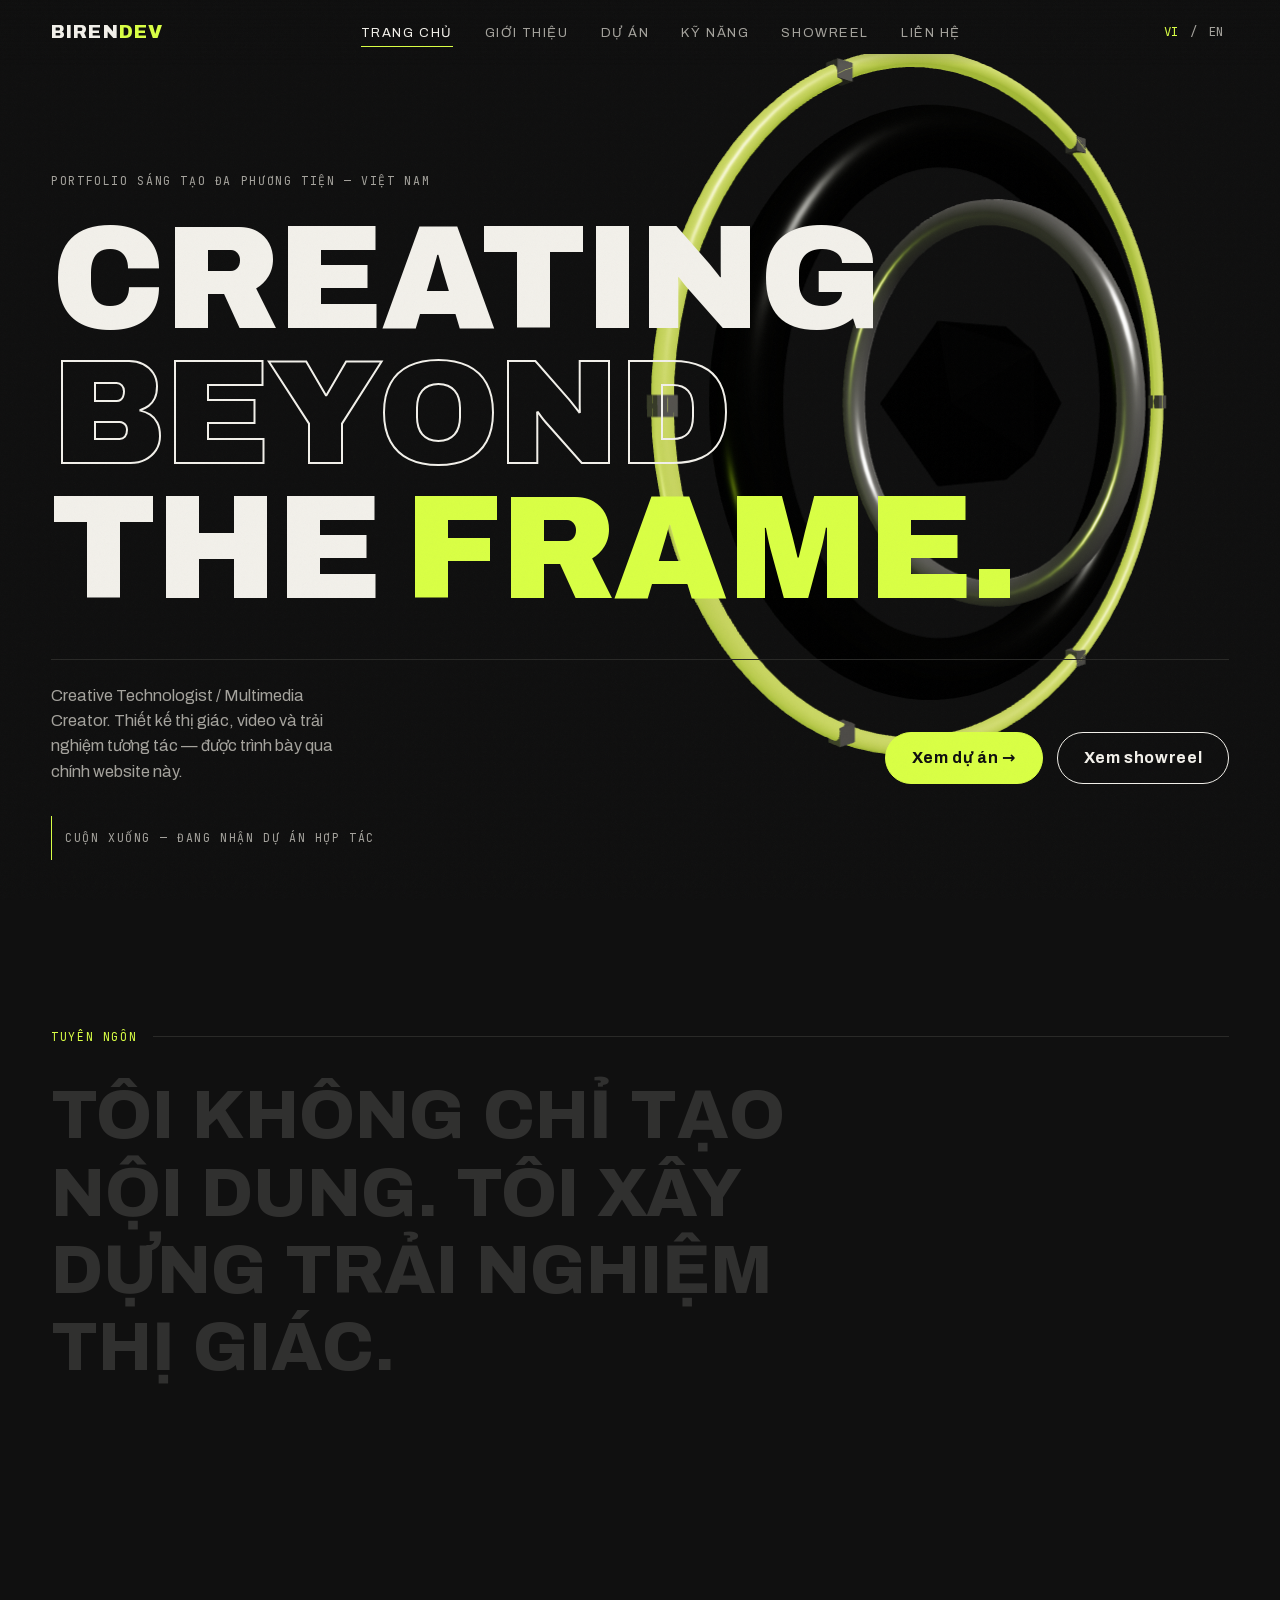
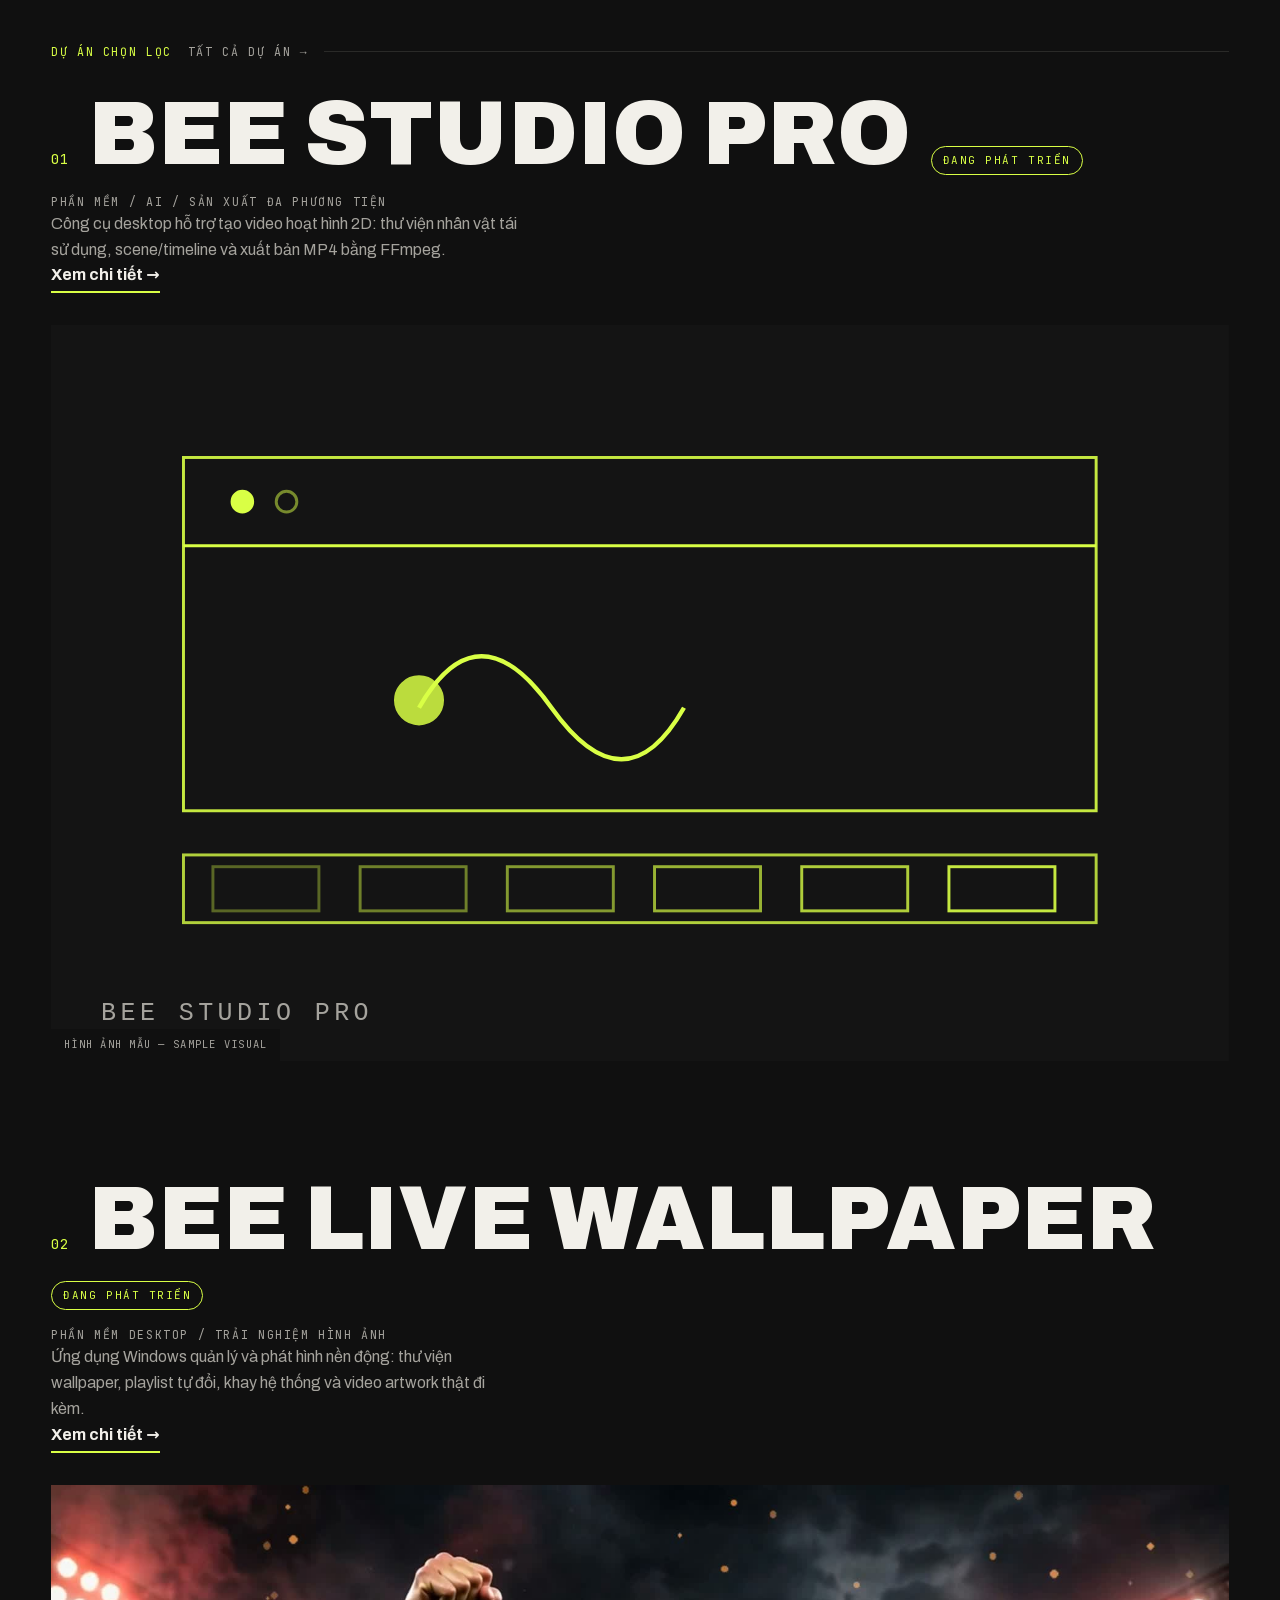
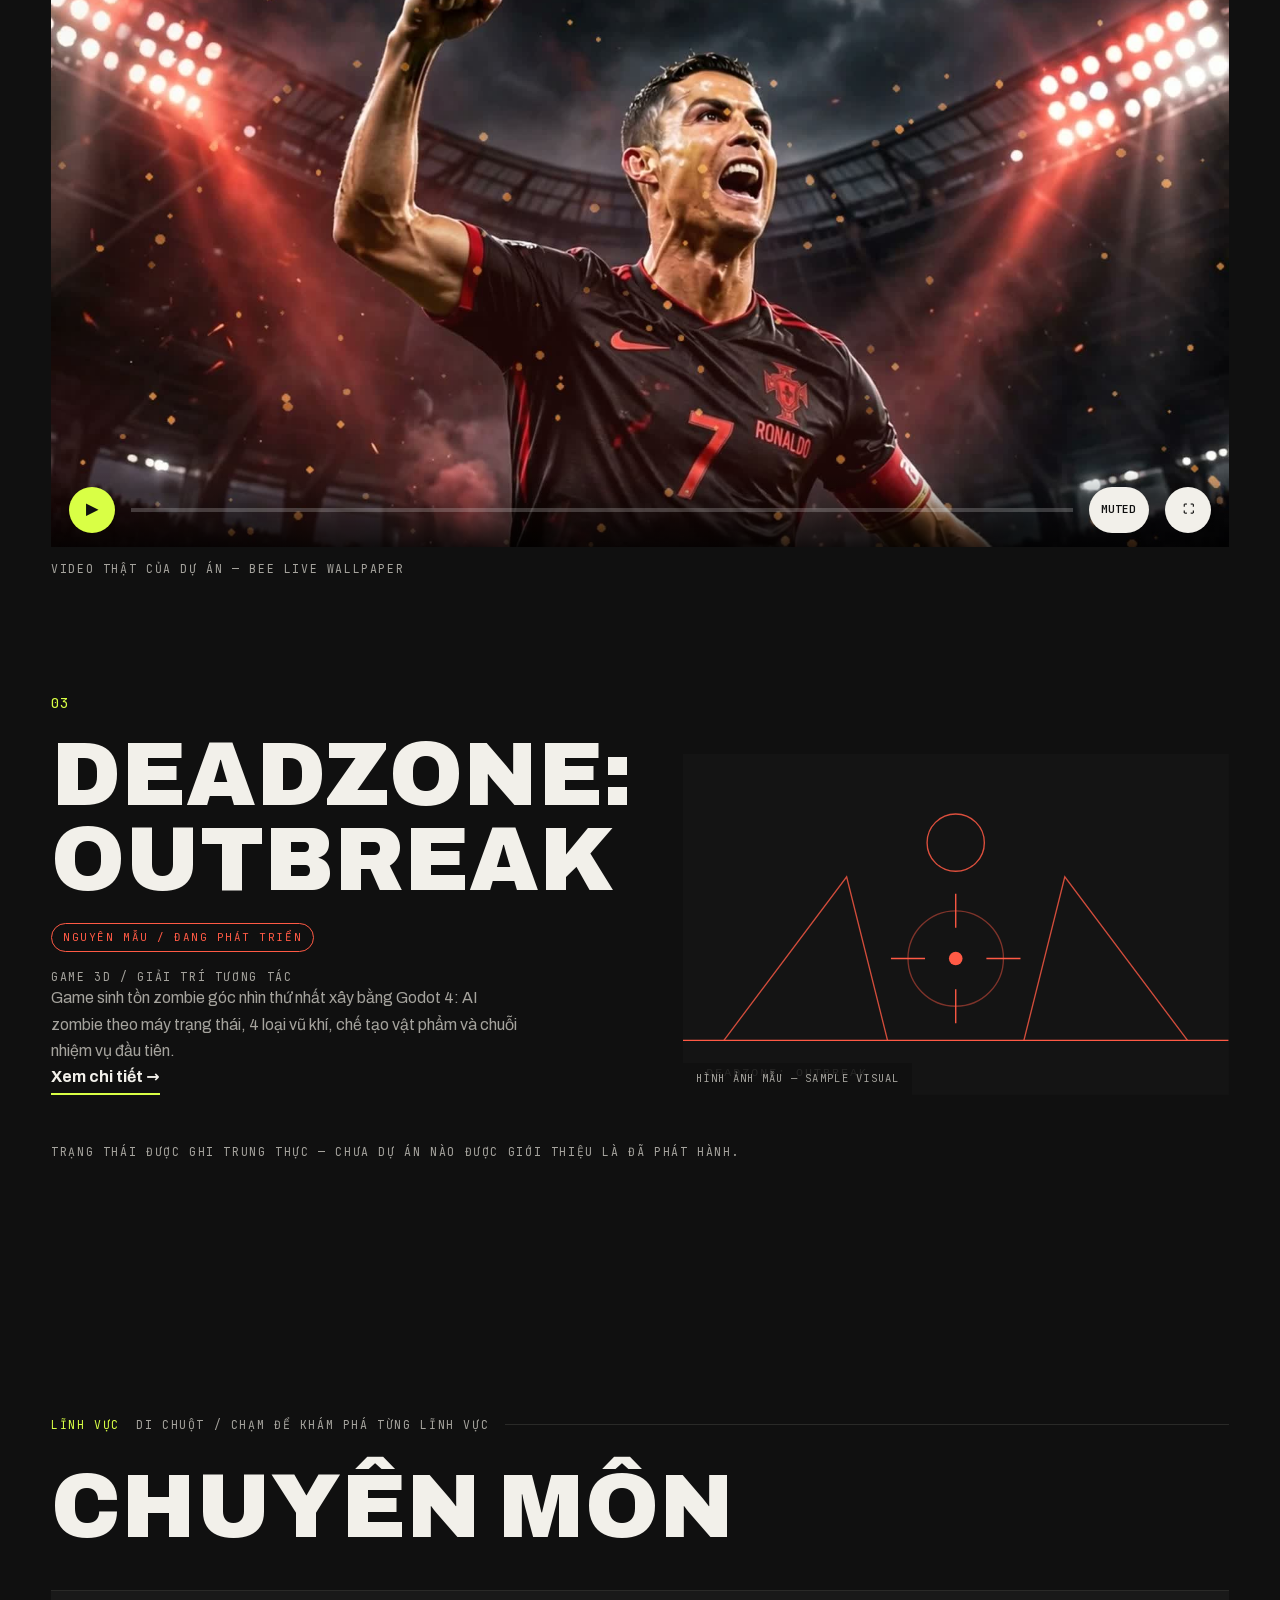
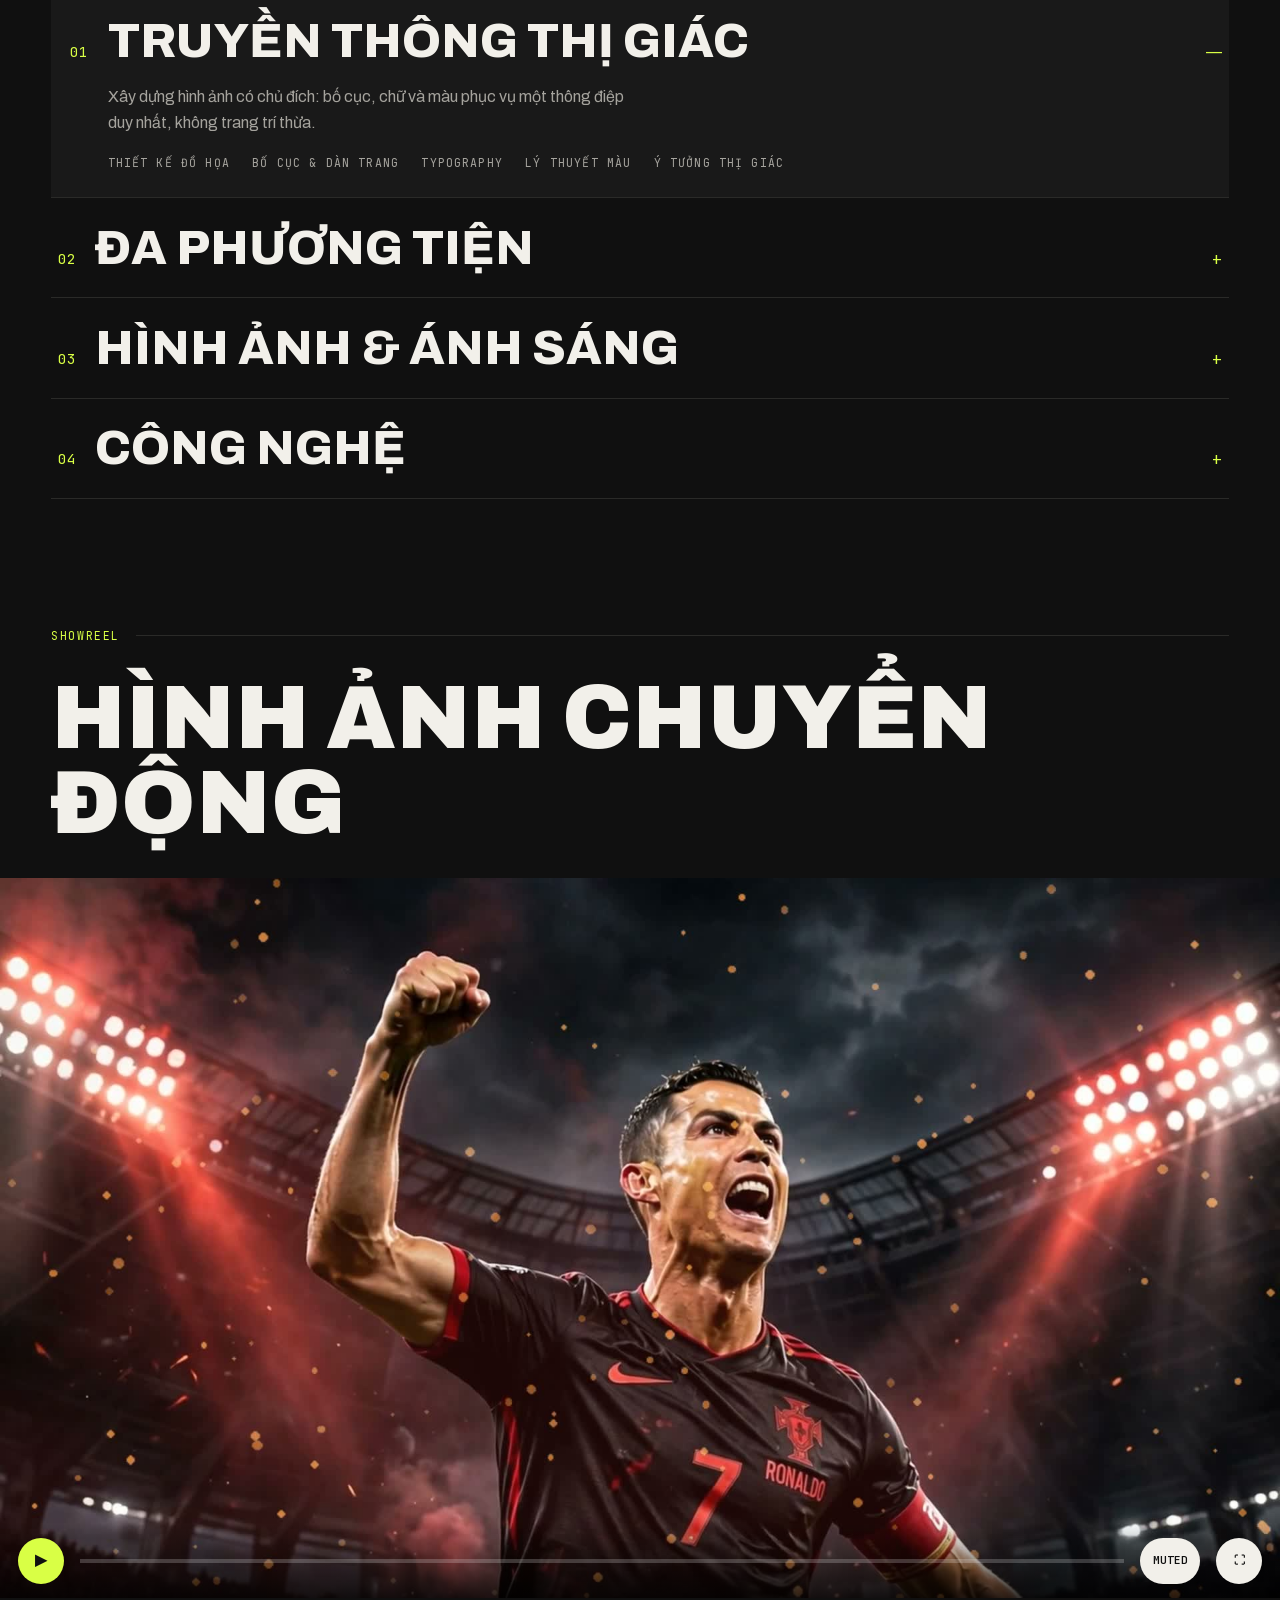
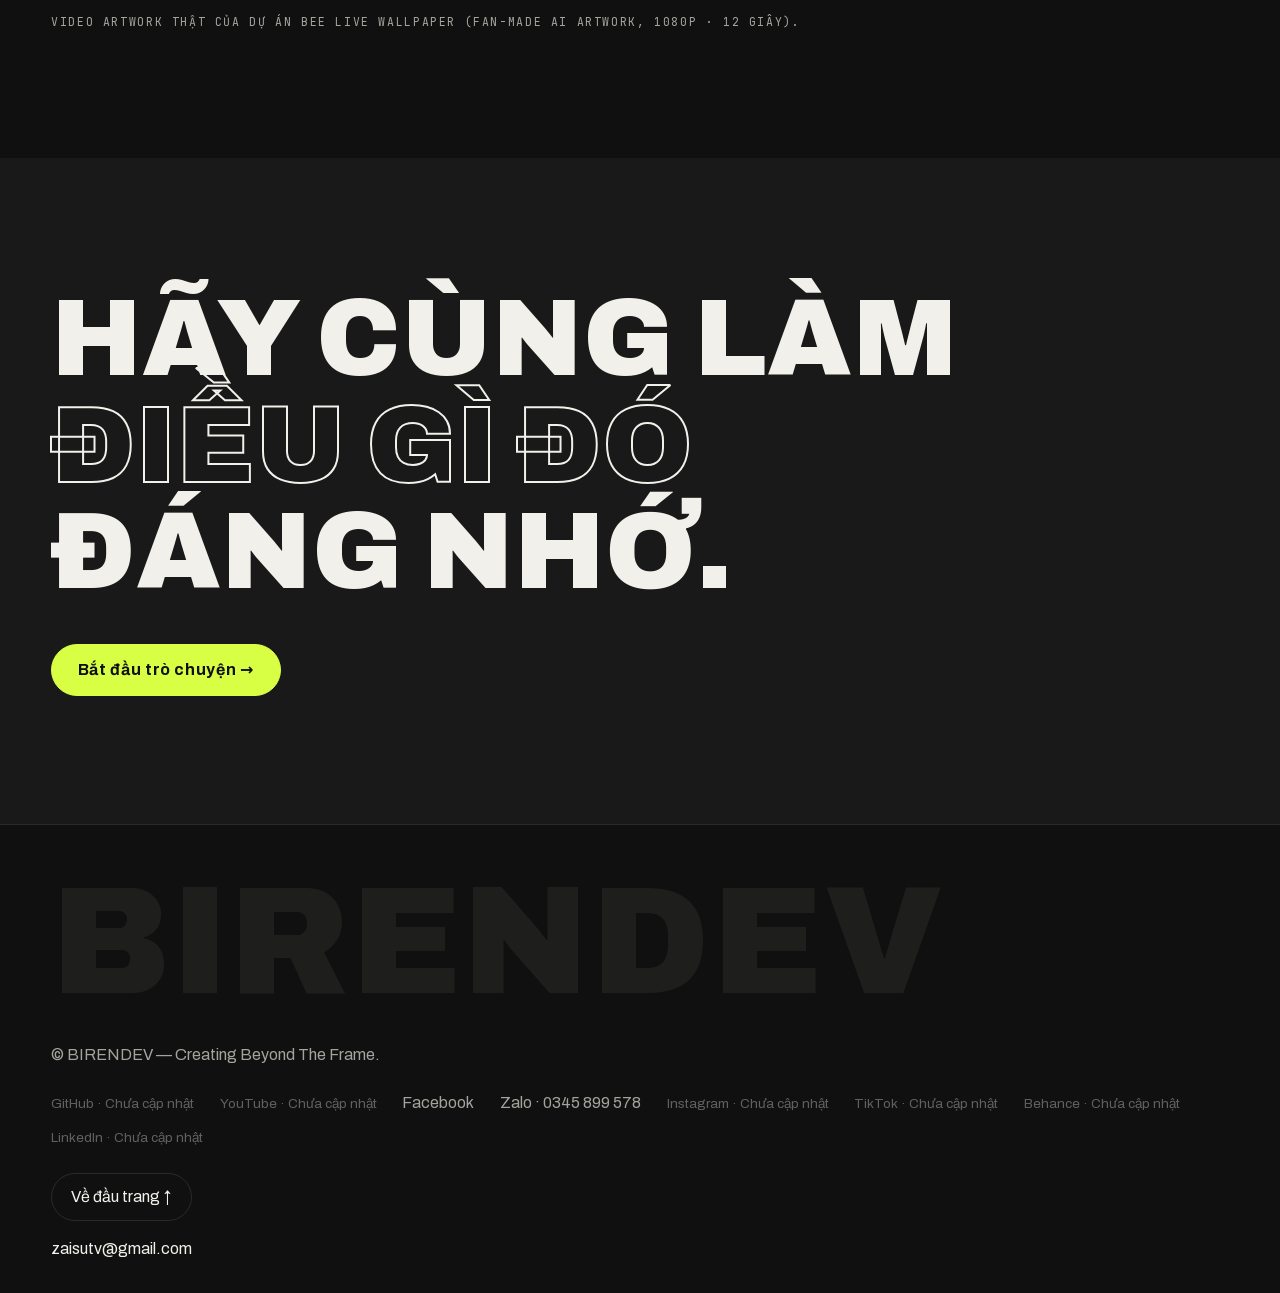
<file: index.html>
<!DOCTYPE html><!--PdYuDJ_ZOJLULS1EdgIX6--><html lang="vi" class="__variable_4ed181 __variable_f02368"><head><meta charSet="utf-8"/><meta name="viewport" content="width=device-width, initial-scale=1"/><link rel="preload" href="/_next/static/media/1a4aa50920b5315c-s.p.woff2" as="font" crossorigin="" type="font/woff2"/><link rel="preload" href="/_next/static/media/558ca1a6aa3cb55e-s.p.woff2" as="font" crossorigin="" type="font/woff2"/><link rel="preload" href="/_next/static/media/b06b356f834173cc-s.p.woff2" as="font" crossorigin="" type="font/woff2"/><link rel="preload" href="/_next/static/media/ff71da380fbe67dd-s.p.woff2" as="font" crossorigin="" type="font/woff2"/><link rel="stylesheet" href="/_next/static/css/e8161d80dfb92938.css" data-precedence="next"/><link rel="preload" as="script" fetchPriority="low" href="/_next/static/chunks/webpack-c22c3672f0c83080.js"/><script src="/_next/static/chunks/4bd1b696-c023c6e3521b1417.js" async=""></script><script src="/_next/static/chunks/255-1f92380adbc6ec99.js" async=""></script><script src="/_next/static/chunks/main-app-a37f24d5b14831f7.js" async=""></script><script src="/_next/static/chunks/c15bf2b0-52e8419f34af26ab.js" async=""></script><script src="/_next/static/chunks/619-ba102abea3e3d0e4.js" async=""></script><script src="/_next/static/chunks/155-938c5752ff2bf1f6.js" async=""></script><script src="/_next/static/chunks/app/layout-c065a53669b556b9.js" async=""></script><script src="/_next/static/chunks/537-d2dda5258e362f39.js" async=""></script><script src="/_next/static/chunks/212-84feb80d461960a0.js" async=""></script><script src="/_next/static/chunks/app/page-4612d98d43355145.js" async=""></script><meta name="next-size-adjust" content=""/><title>BIRENDEV — Creating Beyond The Frame</title><meta name="description" content="Portfolio sáng tạo đa phương tiện của BirenDev: thiết kế thị giác, video, trải nghiệm 3D tương tác và sản phẩm công nghệ. Multimedia creative portfolio — visual design, video, interactive 3D and technology products."/><link rel="canonical" href="https://example.com/"/><meta property="og:title" content="BIRENDEV — Creating Beyond The Frame"/><meta property="og:description" content="Multimedia creative portfolio: visual design, video, interactive 3D, technology."/><meta property="og:image:type" content="image/png"/><meta property="og:image" content="https://example.com/opengraph-image?29d7bfeb2aa30a04"/><meta property="og:image:width" content="1200"/><meta property="og:image:height" content="630"/><meta property="og:type" content="website"/><meta name="twitter:card" content="summary_large_image"/><meta name="twitter:title" content="BIRENDEV — Creating Beyond The Frame"/><meta name="twitter:description" content="Multimedia creative portfolio: visual design, video, interactive 3D, technology."/><meta name="twitter:image:type" content="image/png"/><meta name="twitter:image" content="https://example.com/opengraph-image?29d7bfeb2aa30a04"/><meta name="twitter:image:width" content="1200"/><meta name="twitter:image:height" content="630"/><link rel="icon" href="/icon?98637bc87d0c295a" type="image/png" sizes="64x64"/><script src="/_next/static/chunks/polyfills-42372ed130431b0a.js" noModule=""></script></head><body><div hidden=""><!--$--><!--/$--></div><div aria-hidden="true" class="cursor-dot"></div><header class="nav"><a class="brand" aria-label="BirenDev — home" href="/">BIREN<span>DEV</span></a><nav class="nav-links" aria-label="Primary"><a class="active" href="/">Trang chủ</a><a class="" href="/about/">Giới thiệu</a><a class="" href="/works/">Dự án</a><a class="" href="/skills/">Kỹ năng</a><a class="" href="/showreel/">Showreel</a><a class="" href="/contact/">Liên hệ</a></nav><div class="nav-right"><div class="lang-switch" role="group" aria-label="Language"><button type="button" class="on">VI</button><span aria-hidden="true">/</span><button type="button" class="">EN</button></div><button type="button" class="burger" aria-expanded="false" aria-label="Menu"><span></span><span></span></button></div></header><main><div class="opening" aria-hidden="true"><b>BIREN<span>DEV</span></b></div><section class="hero"><div class="hero-3d hero-3d-static" aria-hidden="true"><svg viewBox="0 0 400 400"><circle cx="200" cy="200" r="150" fill="none" stroke="#3a3a36" stroke-width="22"></circle><circle cx="200" cy="200" r="112" fill="none" stroke="#F2F0EA" stroke-width="5" opacity=".7"></circle><circle cx="200" cy="200" r="178" fill="none" stroke="#D9FF45" stroke-width="3" opacity=".8"></circle><polygon points="200,168 232,200 200,232 168,200" fill="#191919" stroke="#A5A39D"></polygon></svg></div><p class="mono hero-kicker">PORTFOLIO SÁNG TẠO ĐA PHƯƠNG TIỆN<!-- --> — <!-- -->Việt Nam</p><h1 class="hero-title" aria-label="Creating Beyond The Frame"><span class="line"><span>Creating</span></span><span class="line"><span class="outline">Beyond</span></span><span class="line"><span>The <span class="fill-accent">Frame.</span></span></span></h1><div class="hero-meta"><p class="hero-role">Creative Technologist / Multimedia Creator<!-- -->. <!-- -->Thiết kế thị giác, video và trải nghiệm tương tác — được trình bày qua chính website này.</p><div class="hero-ctas"><a class="btn btn-solid" href="/works/">Xem dự án<!-- --> →</a><a class="btn btn-ghost" href="/showreel/">Xem showreel</a></div></div><p class="scroll-hint mono"><i></i>CUỘN XUỐNG<!-- --> — <!-- -->Đang nhận dự án hợp tác</p></section><section class="section wrap scrub-wrap"><div class="kicker-row"><span class="mono accent">TUYÊN NGÔN</span></div><p class="intro-statement"><span class="scrub-word">TÔI</span><span class="scrub-word">KHÔNG</span><span class="scrub-word">CHỈ</span><span class="scrub-word">TẠO</span><span class="scrub-word">NỘI</span><span class="scrub-word">DUNG.</span><span class="scrub-word">TÔI</span><span class="scrub-word">XÂY</span><span class="scrub-word">DỰNG</span><span class="scrub-word">TRẢI</span><span class="scrub-word">NGHIỆM</span><span class="scrub-word">THỊ</span><span class="scrub-word">GIÁC.</span></p></section><section class="section wrap"><div class="kicker-row" data-reveal="true"><span class="mono accent">DỰ ÁN CHỌN LỌC</span><a class="mono" href="/works/">Tất cả dự án<!-- --> →</a></div><div class="works-list"><div data-reveal="true"><article class="work-block layout-full"><div class="work-text"><div class="work-head"><span class="work-index">01</span><h3 class="work-title">BEE STUDIO PRO</h3><span class="status-chip ">Đang phát triển</span></div><p class="mono" style="margin-top:1rem">Phần mềm / AI / Sản xuất đa phương tiện</p><p class="work-summary">Công cụ desktop hỗ trợ tạo video hoạt hình 2D: thư viện nhân vật tái sử dụng, scene/timeline và xuất bản MP4 bằng FFmpeg.</p><a class="work-link" href="/works/bee-studio-pro/">Xem chi tiết<!-- --> →</a></div><a aria-label="BEE STUDIO PRO" href="/works/bee-studio-pro/"><figure class="project-visual" role="img" aria-label="BEE STUDIO PRO — Hình ảnh mẫu — Sample visual"><svg viewBox="0 0 800 500" preserveAspectRatio="xMidYMid slice" aria-hidden="true"><rect width="800" height="500" fill="#141414"></rect><g stroke="#D9FF45" fill="none" stroke-width="2"><rect x="90" y="90" width="620" height="240" opacity=".9"></rect><line x1="90" y1="150" x2="710" y2="150"></line><circle cx="130" cy="120" r="7" fill="#D9FF45"></circle><circle cx="160" cy="120" r="7" opacity=".5"></circle><rect x="90" y="360" width="620" height="46" opacity=".8"></rect><rect x="110" y="368" width="72" height="30" opacity="0.35"></rect><rect x="210" y="368" width="72" height="30" opacity="0.45999999999999996"></rect><rect x="310" y="368" width="72" height="30" opacity="0.57"></rect><rect x="410" y="368" width="72" height="30" opacity="0.6799999999999999"></rect><rect x="510" y="368" width="72" height="30" opacity="0.79"></rect><rect x="610" y="368" width="72" height="30" opacity="0.9"></rect><path d="M250 260 q40-70 90 0 q50 70 90 0" stroke-width="3"></path><circle cx="250" cy="255" r="16" fill="#D9FF45" opacity=".85"></circle></g><text x="34" y="472" fill="#A5A39D" font-size="17" font-family="monospace" letter-spacing="3">BEE STUDIO PRO</text></svg><figcaption>Hình ảnh mẫu — Sample visual</figcaption></figure></a></article></div><div data-reveal="true"><article class="work-block layout-video"><div class="work-text"><div class="work-head"><span class="work-index">02</span><h3 class="work-title">BEE LIVE WALLPAPER</h3><span class="status-chip ">Đang phát triển</span></div><p class="mono" style="margin-top:1rem">Phần mềm desktop / Trải nghiệm hình ảnh</p><p class="work-summary">Ứng dụng Windows quản lý và phát hình nền động: thư viện wallpaper, playlist tự đổi, khay hệ thống và video artwork thật đi kèm.</p><a class="work-link" href="/works/bee-live-wallpaper/">Xem chi tiết<!-- --> →</a></div><div class="reel-wrap"><video class="reel-video" poster="/images/showreel-poster.jpg" preload="none" muted="" loop="" playsInline="" aria-label="Bee Live Wallpaper — CR7 video artwork"><source src="/videos/bee-live-wallpaper-cr7.mp4" type="video/mp4"/></video><div class="reel-controls"><button type="button" aria-label="Phát" class="reel-btn reel-play">▶</button><div class="reel-track" aria-hidden="true"><span style="width:0%"></span></div><button type="button" class="reel-btn" aria-label="Bật tiếng">MUTED</button><button type="button" class="reel-btn" aria-label="Toàn màn hình">⛶</button></div></div><p class="mono" style="margin-top:.8rem">Video thật của dự án<!-- --> — Bee Live Wallpaper</p></article></div><div data-reveal="true"><article class="work-block layout-asym"><div><div class="work-text"><div class="work-head"><span class="work-index">03</span><h3 class="work-title">DEADZONE: OUTBREAK</h3><span class="status-chip proto">Nguyên mẫu / Đang phát triển</span></div><p class="mono" style="margin-top:1rem">Game 3D / Giải trí tương tác</p><p class="work-summary">Game sinh tồn zombie góc nhìn thứ nhất xây bằng Godot 4: AI zombie theo máy trạng thái, 4 loại vũ khí, chế tạo vật phẩm và chuỗi nhiệm vụ đầu tiên.</p><a class="work-link" href="/works/deadzone-outbreak/">Xem chi tiết<!-- --> →</a></div></div><a aria-label="DEADZONE: OUTBREAK" href="/works/deadzone-outbreak/"><figure class="project-visual" role="img" aria-label="DEADZONE: OUTBREAK — Hình ảnh mẫu — Sample visual"><svg viewBox="0 0 800 500" preserveAspectRatio="xMidYMid slice" aria-hidden="true"><rect width="800" height="500" fill="#141414"></rect><g fill="none" stroke="#FF5A45" stroke-width="2"><path d="M60 420 L240 180 L300 420 M500 420 L560 180 L740 420" opacity=".8"></path><line x1="0" y1="420" x2="800" y2="420"></line><circle cx="400" cy="130" r="42" opacity=".85"></circle><circle cx="400" cy="300" r="70" opacity=".45"></circle><circle cx="400" cy="300" r="10" fill="#FF5A45" stroke="none"></circle><line x1="400" y1="205" x2="400" y2="255"></line><line x1="400" y1="345" x2="400" y2="395"></line><line x1="305" y1="300" x2="355" y2="300"></line><line x1="445" y1="300" x2="495" y2="300"></line></g><text x="34" y="472" fill="#A5A39D" font-size="17" font-family="monospace" letter-spacing="3">DEADZONE: OUTBREAK</text></svg><figcaption>Hình ảnh mẫu — Sample visual</figcaption></figure></a></article></div></div><p class="mono" style="margin-top:3rem">Trạng thái được ghi trung thực — chưa dự án nào được giới thiệu là đã phát hành.</p></section><section class="section wrap"><div class="kicker-row" data-reveal="true"><span class="mono accent">LĨNH VỰC</span><span class="mono">Di chuột / chạm để khám phá từng lĩnh vực</span></div><h2 class="work-title" data-reveal="true" style="margin-bottom:2.5rem">CHUYÊN MÔN</h2><div class="expertise-list"><button type="button" class="expertise-item on" aria-expanded="true"><span class="work-index">0<!-- -->1</span><span class="e-title">TRUYỀN THÔNG THỊ GIÁC</span><span class="accent" aria-hidden="true">—</span><span class="e-desc">Xây dựng hình ảnh có chủ đích: bố cục, chữ và màu phục vụ một thông điệp duy nhất, không trang trí thừa.</span><span class="e-items"><span>Thiết kế đồ họa</span><span>Bố cục &amp; dàn trang</span><span>Typography</span><span>Lý thuyết màu</span><span>Ý tưởng thị giác</span></span></button><button type="button" class="expertise-item " aria-expanded="false"><span class="work-index">0<!-- -->2</span><span class="e-title">ĐA PHƯƠNG TIỆN</span><span class="accent" aria-hidden="true">+</span></button><button type="button" class="expertise-item " aria-expanded="false"><span class="work-index">0<!-- -->3</span><span class="e-title">HÌNH ẢNH &amp; ÁNH SÁNG</span><span class="accent" aria-hidden="true">+</span></button><button type="button" class="expertise-item " aria-expanded="false"><span class="work-index">0<!-- -->4</span><span class="e-title">CÔNG NGHỆ</span><span class="accent" aria-hidden="true">+</span></button></div></section><section class="section" style="padding-top:0"><div class="wrap"><div class="kicker-row" data-reveal="true"><span class="mono accent">SHOWREEL</span></div><h2 class="work-title" data-reveal="true" style="margin-bottom:2rem">HÌNH ẢNH CHUYỂN ĐỘNG</h2></div><div data-parallax="true"><div class="reel-wrap"><video class="reel-video" poster="/images/showreel-poster.jpg" preload="none" muted="" loop="" playsInline="" aria-label="Bee Live Wallpaper — CR7 video artwork"><source src="/videos/bee-live-wallpaper-cr7.mp4" type="video/mp4"/></video><div class="reel-controls"><button type="button" aria-label="Phát" class="reel-btn reel-play">▶</button><div class="reel-track" aria-hidden="true"><span style="width:0%"></span></div><button type="button" class="reel-btn" aria-label="Bật tiếng">MUTED</button><button type="button" class="reel-btn" aria-label="Toàn màn hình">⛶</button></div></div></div><p class="wrap mono" style="margin-top:.9rem">Video artwork thật của dự án Bee Live Wallpaper (fan-made AI artwork, 1080p · 12 giây).</p></section><section class="section wrap contact-preview"><h2 class="big-cta" data-reveal="true">HÃY CÙNG LÀM<br/><span class="outline">ĐIỀU GÌ ĐÓ</span><br/>ĐÁNG NHỚ.</h2><a class="btn btn-solid" data-reveal="true" href="/contact/">Bắt đầu trò chuyện<!-- --> →</a></section><!--$--><!--/$--></main><footer class="footer"><div class="footer-brand">BIRENDEV</div><div class="footer-row"><p>© BIRENDEV — Creating Beyond The Frame.</p><ul class="footer-socials"><li><span class="not-set">GitHub<!-- --> · <!-- -->Chưa cập nhật</span></li><li><span class="not-set">YouTube<!-- --> · <!-- -->Chưa cập nhật</span></li><li><a href="https://www.facebook.com/vthienbhat/" target="_blank" rel="noreferrer">Facebook</a></li><li><a href="https://zalo.me/0345899578" target="_blank" rel="noreferrer">Zalo · 0345 899 578</a></li><li><span class="not-set">Instagram<!-- --> · <!-- -->Chưa cập nhật</span></li><li><span class="not-set">TikTok<!-- --> · <!-- -->Chưa cập nhật</span></li><li><span class="not-set">Behance<!-- --> · <!-- -->Chưa cập nhật</span></li><li><span class="not-set">LinkedIn<!-- --> · <!-- -->Chưa cập nhật</span></li></ul><button type="button" class="to-top">Về đầu trang<!-- --> ↑</button></div><p class="footer-mail"><a href="mailto:zaisutv@gmail.com">zaisutv@gmail.com</a></p></footer><script src="/_next/static/chunks/webpack-c22c3672f0c83080.js" id="_R_" async=""></script><script>(self.__next_f=self.__next_f||[]).push([0])</script><script>self.__next_f.push([1,"1:\"$Sreact.fragment\"\n2:I[6689,[\"592\",\"static/chunks/c15bf2b0-52e8419f34af26ab.js\",\"619\",\"static/chunks/619-ba102abea3e3d0e4.js\",\"155\",\"static/chunks/155-938c5752ff2bf1f6.js\",\"177\",\"static/chunks/app/layout-c065a53669b556b9.js\"],\"LanguageProvider\"]\n3:I[8360,[\"592\",\"static/chunks/c15bf2b0-52e8419f34af26ab.js\",\"619\",\"static/chunks/619-ba102abea3e3d0e4.js\",\"155\",\"static/chunks/155-938c5752ff2bf1f6.js\",\"177\",\"static/chunks/app/layout-c065a53669b556b9.js\"],\"default\"]\n4:I[8687,[\"592\",\"static/chunks/c15bf2b0-52e8419f34af26ab.js\",\"619\",\"static/chunks/619-ba102abea3e3d0e4.js\",\"155\",\"static/chunks/155-938c5752ff2bf1f6.js\",\"177\",\"static/chunks/app/layout-c065a53669b556b9.js\"],\"default\"]\n5:I[8647,[\"592\",\"static/chunks/c15bf2b0-52e8419f34af26ab.js\",\"619\",\"static/chunks/619-ba102abea3e3d0e4.js\",\"155\",\"static/chunks/155-938c5752ff2bf1f6.js\",\"177\",\"static/chunks/app/layout-c065a53669b556b9.js\"],\"default\"]\n6:I[4420,[\"592\",\"static/chunks/c15bf2b0-52e8419f34af26ab.js\",\"619\",\"static/chunks/619-ba102abea3e3d0e4.js\",\"155\",\"static/chunks/155-938c5752ff2bf1f6.js\",\"177\",\"static/chunks/app/layout-c065a53669b556b9.js\"],\"default\"]\n7:I[9766,[],\"\"]\n8:I[8924,[],\"\"]\n9:I[8455,[\"592\",\"static/chunks/c15bf2b0-52e8419f34af26ab.js\",\"619\",\"static/chunks/619-ba102abea3e3d0e4.js\",\"155\",\"static/chunks/155-938c5752ff2bf1f6.js\",\"177\",\"static/chunks/app/layout-c065a53669b556b9.js\"],\"default\"]\na:I[1212,[\"619\",\"static/chunks/619-ba102abea3e3d0e4.js\",\"537\",\"static/chunks/537-d2dda5258e362f39.js\",\"212\",\"static/chunks/212-84feb80d461960a0.js\",\"974\",\"static/chunks/app/page-4612d98d43355145.js\"],\"Opening\"]\nb:I[1212,[\"619\",\"static/chunks/619-ba102abea3e3d0e4.js\",\"537\",\"static/chunks/537-d2dda5258e362f39.js\",\"212\",\"static/chunks/212-84feb80d461960a0.js\",\"974\",\"static/chunks/app/page-4612d98d43355145.js\"],\"Hero\"]\nc:I[1212,[\"619\",\"static/chunks/619-ba102abea3e3d0e4.js\",\"537\",\"static/chunks/537-d2dda5258e362f39.js\",\"212\",\"static/chunks/212-84feb80d461960a0.js\",\"974\",\"static/chunks/app/page-4612d98d43355145.js\"],\"Intro\"]\nd:I[1212,[\"619\",\"static/chunks/619-ba102abea3e3d0e"])</script><script>self.__next_f.push([1,"4.js\",\"537\",\"static/chunks/537-d2dda5258e362f39.js\",\"212\",\"static/chunks/212-84feb80d461960a0.js\",\"974\",\"static/chunks/app/page-4612d98d43355145.js\"],\"SelectedWorks\"]\ne:I[1212,[\"619\",\"static/chunks/619-ba102abea3e3d0e4.js\",\"537\",\"static/chunks/537-d2dda5258e362f39.js\",\"212\",\"static/chunks/212-84feb80d461960a0.js\",\"974\",\"static/chunks/app/page-4612d98d43355145.js\"],\"Expertise\"]\nf:I[1212,[\"619\",\"static/chunks/619-ba102abea3e3d0e4.js\",\"537\",\"static/chunks/537-d2dda5258e362f39.js\",\"212\",\"static/chunks/212-84feb80d461960a0.js\",\"974\",\"static/chunks/app/page-4612d98d43355145.js\"],\"ReelSection\"]\n10:I[1212,[\"619\",\"static/chunks/619-ba102abea3e3d0e4.js\",\"537\",\"static/chunks/537-d2dda5258e362f39.js\",\"212\",\"static/chunks/212-84feb80d461960a0.js\",\"974\",\"static/chunks/app/page-4612d98d43355145.js\"],\"ContactPreview\"]\n11:I[4431,[],\"OutletBoundary\"]\n13:I[5278,[],\"AsyncMetadataOutlet\"]\n15:I[4431,[],\"ViewportBoundary\"]\n17:I[4431,[],\"MetadataBoundary\"]\n18:\"$Sreact.suspense\"\n1a:I[7150,[],\"\"]\n:HL[\"/_next/static/media/1a4aa50920b5315c-s.p.woff2\",\"font\",{\"crossOrigin\":\"\",\"type\":\"font/woff2\"}]\n:HL[\"/_next/static/media/558ca1a6aa3cb55e-s.p.woff2\",\"font\",{\"crossOrigin\":\"\",\"type\":\"font/woff2\"}]\n:HL[\"/_next/static/media/b06b356f834173cc-s.p.woff2\",\"font\",{\"crossOrigin\":\"\",\"type\":\"font/woff2\"}]\n:HL[\"/_next/static/media/ff71da380fbe67dd-s.p.woff2\",\"font\",{\"crossOrigin\":\"\",\"type\":\"font/woff2\"}]\n:HL[\"/_next/static/css/e8161d80dfb92938.css\",\"style\"]\n"])</script><script>self.__next_f.push([1,"0:{\"P\":null,\"b\":\"PdYuDJ-ZOJLULS1EdgIX6\",\"p\":\"\",\"c\":[\"\",\"\"],\"i\":false,\"f\":[[[\"\",{\"children\":[\"__PAGE__\",{}]},\"$undefined\",\"$undefined\",true],[\"\",[\"$\",\"$1\",\"c\",{\"children\":[[[\"$\",\"link\",\"0\",{\"rel\":\"stylesheet\",\"href\":\"/_next/static/css/e8161d80dfb92938.css\",\"precedence\":\"next\",\"crossOrigin\":\"$undefined\",\"nonce\":\"$undefined\"}]],[\"$\",\"html\",null,{\"lang\":\"vi\",\"className\":\"__variable_4ed181 __variable_f02368\",\"children\":[\"$\",\"body\",null,{\"children\":[\"$\",\"$L2\",null,{\"children\":[[\"$\",\"$L3\",null,{}],[\"$\",\"$L4\",null,{}],[\"$\",\"$L5\",null,{}],[\"$\",\"$L6\",null,{}],[\"$\",\"main\",null,{\"children\":[\"$\",\"$L7\",null,{\"parallelRouterKey\":\"children\",\"error\":\"$undefined\",\"errorStyles\":\"$undefined\",\"errorScripts\":\"$undefined\",\"template\":[\"$\",\"$L8\",null,{}],\"templateStyles\":\"$undefined\",\"templateScripts\":\"$undefined\",\"notFound\":[[[\"$\",\"title\",null,{\"children\":\"404: This page could not be found.\"}],[\"$\",\"div\",null,{\"style\":{\"fontFamily\":\"system-ui,\\\"Segoe UI\\\",Roboto,Helvetica,Arial,sans-serif,\\\"Apple Color Emoji\\\",\\\"Segoe UI Emoji\\\"\",\"height\":\"100vh\",\"textAlign\":\"center\",\"display\":\"flex\",\"flexDirection\":\"column\",\"alignItems\":\"center\",\"justifyContent\":\"center\"},\"children\":[\"$\",\"div\",null,{\"children\":[[\"$\",\"style\",null,{\"dangerouslySetInnerHTML\":{\"__html\":\"body{color:#000;background:#fff;margin:0}.next-error-h1{border-right:1px solid rgba(0,0,0,.3)}@media (prefers-color-scheme:dark){body{color:#fff;background:#000}.next-error-h1{border-right:1px solid rgba(255,255,255,.3)}}\"}}],[\"$\",\"h1\",null,{\"className\":\"next-error-h1\",\"style\":{\"display\":\"inline-block\",\"margin\":\"0 20px 0 0\",\"padding\":\"0 23px 0 0\",\"fontSize\":24,\"fontWeight\":500,\"verticalAlign\":\"top\",\"lineHeight\":\"49px\"},\"children\":404}],[\"$\",\"div\",null,{\"style\":{\"display\":\"inline-block\"},\"children\":[\"$\",\"h2\",null,{\"style\":{\"fontSize\":14,\"fontWeight\":400,\"lineHeight\":\"49px\",\"margin\":0},\"children\":\"This page could not be found.\"}]}]]}]}]],[]],\"forbidden\":\"$undefined\",\"unauthorized\":\"$undefined\"}]}],[\"$\",\"$L9\",null,{}]]}]}]}]]}],{\"children\":[\"__PAGE__\",[\"$\",\"$1\",\"c\",{\"children\":[[[\"$\",\"$La\",null,{}],[\"$\",\"$Lb\",null,{}],[\"$\",\"$Lc\",null,{}],[\"$\",\"$Ld\",null,{}],[\"$\",\"$Le\",null,{}],[\"$\",\"$Lf\",null,{}],[\"$\",\"$L10\",null,{}]],null,[\"$\",\"$L11\",null,{\"children\":[\"$L12\",[\"$\",\"$L13\",null,{\"promise\":\"$@14\"}]]}]]}],{},null,false]},null,false],[\"$\",\"$1\",\"h\",{\"children\":[null,[[\"$\",\"$L15\",null,{\"children\":\"$L16\"}],[\"$\",\"meta\",null,{\"name\":\"next-size-adjust\",\"content\":\"\"}]],[\"$\",\"$L17\",null,{\"children\":[\"$\",\"div\",null,{\"hidden\":true,\"children\":[\"$\",\"$18\",null,{\"fallback\":null,\"children\":\"$L19\"}]}]}]]}],false]],\"m\":\"$undefined\",\"G\":[\"$1a\",[]],\"s\":false,\"S\":true}\n"])</script><script>self.__next_f.push([1,"16:[[\"$\",\"meta\",\"0\",{\"charSet\":\"utf-8\"}],[\"$\",\"meta\",\"1\",{\"name\":\"viewport\",\"content\":\"width=device-width, initial-scale=1\"}]]\n12:null\n"])</script><script>self.__next_f.push([1,"1b:I[622,[],\"IconMark\"]\n"])</script><script>self.__next_f.push([1,"14:{\"metadata\":[[\"$\",\"title\",\"0\",{\"children\":\"BIRENDEV — Creating Beyond The Frame\"}],[\"$\",\"meta\",\"1\",{\"name\":\"description\",\"content\":\"Portfolio sáng tạo đa phương tiện của BirenDev: thiết kế thị giác, video, trải nghiệm 3D tương tác và sản phẩm công nghệ. Multimedia creative portfolio — visual design, video, interactive 3D and technology products.\"}],[\"$\",\"link\",\"2\",{\"rel\":\"canonical\",\"href\":\"https://example.com/\"}],[\"$\",\"meta\",\"3\",{\"property\":\"og:title\",\"content\":\"BIRENDEV — Creating Beyond The Frame\"}],[\"$\",\"meta\",\"4\",{\"property\":\"og:description\",\"content\":\"Multimedia creative portfolio: visual design, video, interactive 3D, technology.\"}],[\"$\",\"meta\",\"5\",{\"property\":\"og:image:type\",\"content\":\"image/png\"}],[\"$\",\"meta\",\"6\",{\"property\":\"og:image\",\"content\":\"https://example.com/opengraph-image?29d7bfeb2aa30a04\"}],[\"$\",\"meta\",\"7\",{\"property\":\"og:image:width\",\"content\":\"1200\"}],[\"$\",\"meta\",\"8\",{\"property\":\"og:image:height\",\"content\":\"630\"}],[\"$\",\"meta\",\"9\",{\"property\":\"og:type\",\"content\":\"website\"}],[\"$\",\"meta\",\"10\",{\"name\":\"twitter:card\",\"content\":\"summary_large_image\"}],[\"$\",\"meta\",\"11\",{\"name\":\"twitter:title\",\"content\":\"BIRENDEV — Creating Beyond The Frame\"}],[\"$\",\"meta\",\"12\",{\"name\":\"twitter:description\",\"content\":\"Multimedia creative portfolio: visual design, video, interactive 3D, technology.\"}],[\"$\",\"meta\",\"13\",{\"name\":\"twitter:image:type\",\"content\":\"image/png\"}],[\"$\",\"meta\",\"14\",{\"name\":\"twitter:image\",\"content\":\"https://example.com/opengraph-image?29d7bfeb2aa30a04\"}],[\"$\",\"meta\",\"15\",{\"name\":\"twitter:image:width\",\"content\":\"1200\"}],[\"$\",\"meta\",\"16\",{\"name\":\"twitter:image:height\",\"content\":\"630\"}],[\"$\",\"link\",\"17\",{\"rel\":\"icon\",\"href\":\"/icon?98637bc87d0c295a\",\"alt\":\"$undefined\",\"type\":\"image/png\",\"sizes\":\"64x64\"}],[\"$\",\"$L1b\",\"18\",{}]],\"error\":null,\"digest\":\"$undefined\"}\n"])</script><script>self.__next_f.push([1,"19:\"$14:metadata\"\n"])</script></body></html>
</file>
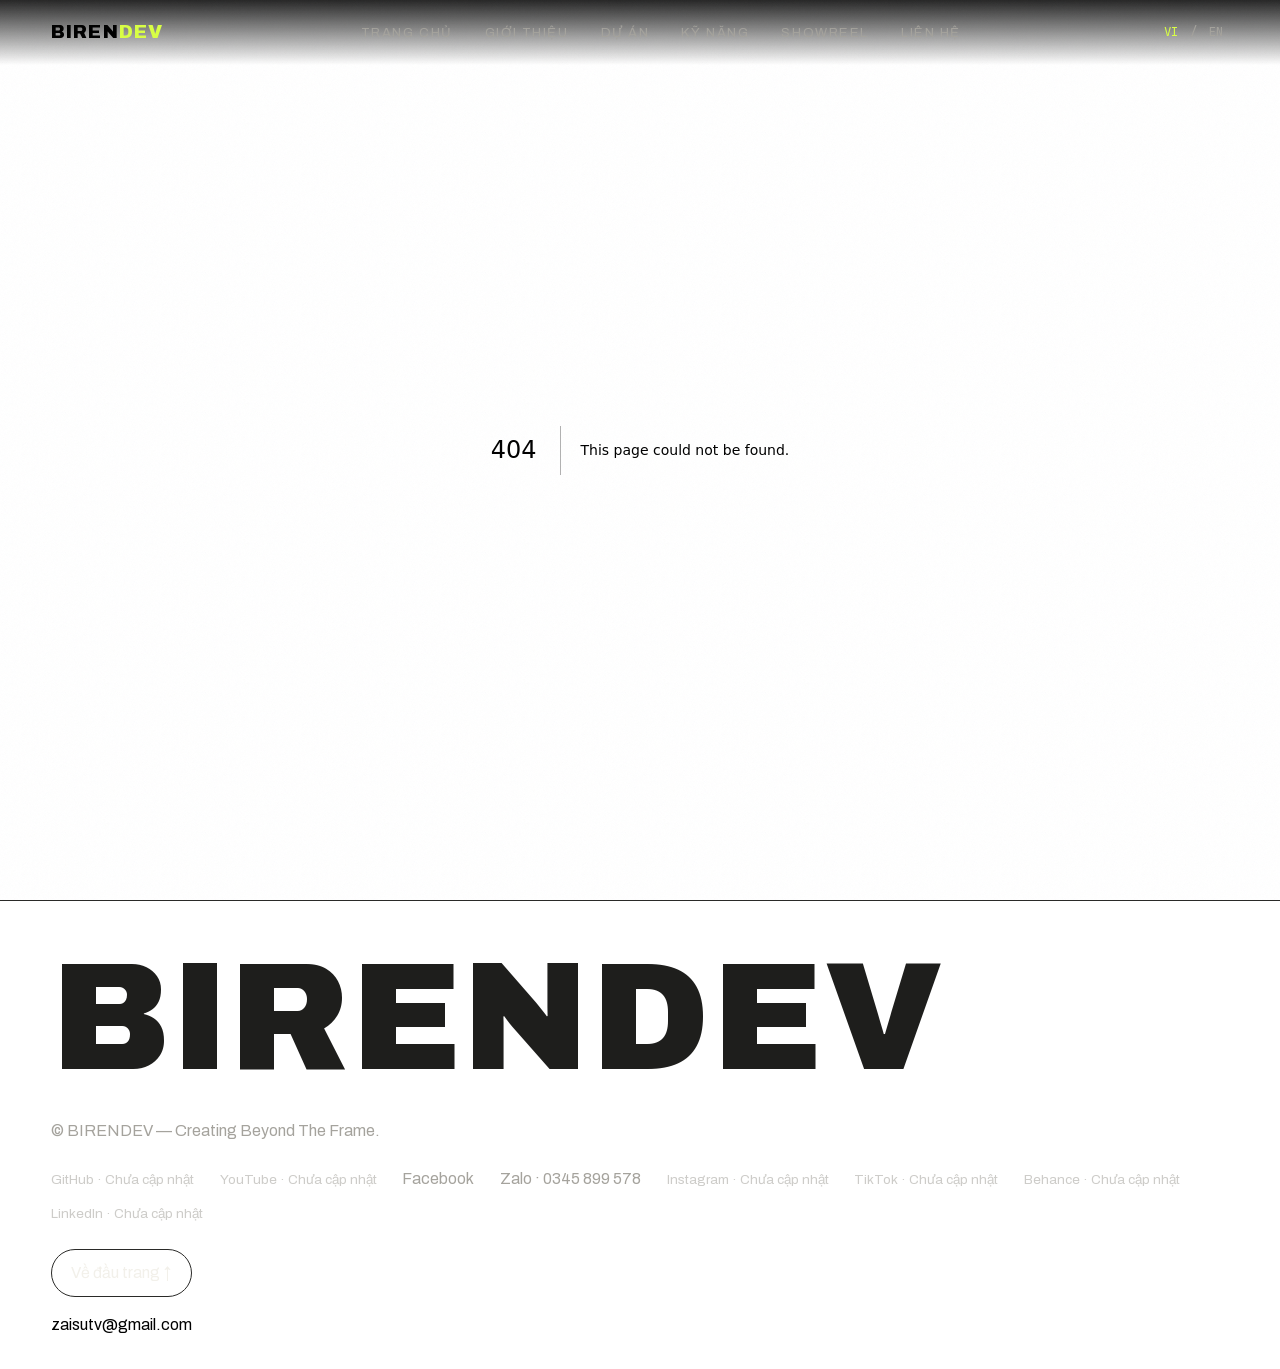
<file: 404/index.html>
<!DOCTYPE html><!--PdYuDJ_ZOJLULS1EdgIX6--><html lang="vi" class="__variable_4ed181 __variable_f02368"><head><meta charSet="utf-8"/><meta name="viewport" content="width=device-width, initial-scale=1"/><link rel="preload" href="/_next/static/media/1a4aa50920b5315c-s.p.woff2" as="font" crossorigin="" type="font/woff2"/><link rel="preload" href="/_next/static/media/558ca1a6aa3cb55e-s.p.woff2" as="font" crossorigin="" type="font/woff2"/><link rel="preload" href="/_next/static/media/b06b356f834173cc-s.p.woff2" as="font" crossorigin="" type="font/woff2"/><link rel="preload" href="/_next/static/media/ff71da380fbe67dd-s.p.woff2" as="font" crossorigin="" type="font/woff2"/><link rel="stylesheet" href="/_next/static/css/e8161d80dfb92938.css" data-precedence="next"/><link rel="preload" as="script" fetchPriority="low" href="/_next/static/chunks/webpack-c22c3672f0c83080.js"/><script src="/_next/static/chunks/4bd1b696-c023c6e3521b1417.js" async=""></script><script src="/_next/static/chunks/255-1f92380adbc6ec99.js" async=""></script><script src="/_next/static/chunks/main-app-a37f24d5b14831f7.js" async=""></script><script src="/_next/static/chunks/c15bf2b0-52e8419f34af26ab.js" async=""></script><script src="/_next/static/chunks/619-ba102abea3e3d0e4.js" async=""></script><script src="/_next/static/chunks/155-938c5752ff2bf1f6.js" async=""></script><script src="/_next/static/chunks/app/layout-c065a53669b556b9.js" async=""></script><meta name="robots" content="noindex"/><meta name="next-size-adjust" content=""/><title>404: This page could not be found.</title><title>BIRENDEV — Creating Beyond The Frame</title><meta name="description" content="Portfolio sáng tạo đa phương tiện của BirenDev: thiết kế thị giác, video, trải nghiệm 3D tương tác và sản phẩm công nghệ. Multimedia creative portfolio — visual design, video, interactive 3D and technology products."/><link rel="canonical" href="https://example.com/"/><meta property="og:title" content="BIRENDEV — Creating Beyond The Frame"/><meta property="og:description" content="Multimedia creative portfolio: visual design, video, interactive 3D, technology."/><meta property="og:image:type" content="image/png"/><meta property="og:image" content="https://example.com/opengraph-image?29d7bfeb2aa30a04"/><meta property="og:image:width" content="1200"/><meta property="og:image:height" content="630"/><meta property="og:type" content="website"/><meta name="twitter:card" content="summary_large_image"/><meta name="twitter:title" content="BIRENDEV — Creating Beyond The Frame"/><meta name="twitter:description" content="Multimedia creative portfolio: visual design, video, interactive 3D, technology."/><meta name="twitter:image:type" content="image/png"/><meta name="twitter:image" content="https://example.com/opengraph-image?29d7bfeb2aa30a04"/><meta name="twitter:image:width" content="1200"/><meta name="twitter:image:height" content="630"/><link rel="icon" href="/icon?98637bc87d0c295a" type="image/png" sizes="64x64"/><script src="/_next/static/chunks/polyfills-42372ed130431b0a.js" noModule=""></script></head><body><div hidden=""><!--$--><!--/$--></div><div aria-hidden="true" class="cursor-dot"></div><header class="nav"><a class="brand" aria-label="BirenDev — home" href="/">BIREN<span>DEV</span></a><nav class="nav-links" aria-label="Primary"><a class="" href="/">Trang chủ</a><a class="" href="/about/">Giới thiệu</a><a class="" href="/works/">Dự án</a><a class="" href="/skills/">Kỹ năng</a><a class="" href="/showreel/">Showreel</a><a class="" href="/contact/">Liên hệ</a></nav><div class="nav-right"><div class="lang-switch" role="group" aria-label="Language"><button type="button" class="on">VI</button><span aria-hidden="true">/</span><button type="button" class="">EN</button></div><button type="button" class="burger" aria-expanded="false" aria-label="Menu"><span></span><span></span></button></div></header><main><div style="font-family:system-ui,&quot;Segoe UI&quot;,Roboto,Helvetica,Arial,sans-serif,&quot;Apple Color Emoji&quot;,&quot;Segoe UI Emoji&quot;;height:100vh;text-align:center;display:flex;flex-direction:column;align-items:center;justify-content:center"><div><style>body{color:#000;background:#fff;margin:0}.next-error-h1{border-right:1px solid rgba(0,0,0,.3)}@media (prefers-color-scheme:dark){body{color:#fff;background:#000}.next-error-h1{border-right:1px solid rgba(255,255,255,.3)}}</style><h1 class="next-error-h1" style="display:inline-block;margin:0 20px 0 0;padding:0 23px 0 0;font-size:24px;font-weight:500;vertical-align:top;line-height:49px">404</h1><div style="display:inline-block"><h2 style="font-size:14px;font-weight:400;line-height:49px;margin:0">This page could not be found.</h2></div></div></div><!--$--><!--/$--></main><footer class="footer"><div class="footer-brand">BIRENDEV</div><div class="footer-row"><p>© BIRENDEV — Creating Beyond The Frame.</p><ul class="footer-socials"><li><span class="not-set">GitHub<!-- --> · <!-- -->Chưa cập nhật</span></li><li><span class="not-set">YouTube<!-- --> · <!-- -->Chưa cập nhật</span></li><li><a href="https://www.facebook.com/vthienbhat/" target="_blank" rel="noreferrer">Facebook</a></li><li><a href="https://zalo.me/0345899578" target="_blank" rel="noreferrer">Zalo · 0345 899 578</a></li><li><span class="not-set">Instagram<!-- --> · <!-- -->Chưa cập nhật</span></li><li><span class="not-set">TikTok<!-- --> · <!-- -->Chưa cập nhật</span></li><li><span class="not-set">Behance<!-- --> · <!-- -->Chưa cập nhật</span></li><li><span class="not-set">LinkedIn<!-- --> · <!-- -->Chưa cập nhật</span></li></ul><button type="button" class="to-top">Về đầu trang<!-- --> ↑</button></div><p class="footer-mail"><a href="mailto:zaisutv@gmail.com">zaisutv@gmail.com</a></p></footer><script src="/_next/static/chunks/webpack-c22c3672f0c83080.js" id="_R_" async=""></script><script>(self.__next_f=self.__next_f||[]).push([0])</script><script>self.__next_f.push([1,"1:\"$Sreact.fragment\"\n2:I[6689,[\"592\",\"static/chunks/c15bf2b0-52e8419f34af26ab.js\",\"619\",\"static/chunks/619-ba102abea3e3d0e4.js\",\"155\",\"static/chunks/155-938c5752ff2bf1f6.js\",\"177\",\"static/chunks/app/layout-c065a53669b556b9.js\"],\"LanguageProvider\"]\n3:I[8360,[\"592\",\"static/chunks/c15bf2b0-52e8419f34af26ab.js\",\"619\",\"static/chunks/619-ba102abea3e3d0e4.js\",\"155\",\"static/chunks/155-938c5752ff2bf1f6.js\",\"177\",\"static/chunks/app/layout-c065a53669b556b9.js\"],\"default\"]\n4:I[8687,[\"592\",\"static/chunks/c15bf2b0-52e8419f34af26ab.js\",\"619\",\"static/chunks/619-ba102abea3e3d0e4.js\",\"155\",\"static/chunks/155-938c5752ff2bf1f6.js\",\"177\",\"static/chunks/app/layout-c065a53669b556b9.js\"],\"default\"]\n5:I[8647,[\"592\",\"static/chunks/c15bf2b0-52e8419f34af26ab.js\",\"619\",\"static/chunks/619-ba102abea3e3d0e4.js\",\"155\",\"static/chunks/155-938c5752ff2bf1f6.js\",\"177\",\"static/chunks/app/layout-c065a53669b556b9.js\"],\"default\"]\n6:I[4420,[\"592\",\"static/chunks/c15bf2b0-52e8419f34af26ab.js\",\"619\",\"static/chunks/619-ba102abea3e3d0e4.js\",\"155\",\"static/chunks/155-938c5752ff2bf1f6.js\",\"177\",\"static/chunks/app/layout-c065a53669b556b9.js\"],\"default\"]\n7:I[9766,[],\"\"]\n8:I[8924,[],\"\"]\n9:I[8455,[\"592\",\"static/chunks/c15bf2b0-52e8419f34af26ab.js\",\"619\",\"static/chunks/619-ba102abea3e3d0e4.js\",\"155\",\"static/chunks/155-938c5752ff2bf1f6.js\",\"177\",\"static/chunks/app/layout-c065a53669b556b9.js\"],\"default\"]\na:I[4431,[],\"OutletBoundary\"]\nc:I[5278,[],\"AsyncMetadataOutlet\"]\ne:I[4431,[],\"ViewportBoundary\"]\n10:I[4431,[],\"MetadataBoundary\"]\n11:\"$Sreact.suspense\"\n13:I[7150,[],\"\"]\n:HL[\"/_next/static/media/1a4aa50920b5315c-s.p.woff2\",\"font\",{\"crossOrigin\":\"\",\"type\":\"font/woff2\"}]\n:HL[\"/_next/static/media/558ca1a6aa3cb55e-s.p.woff2\",\"font\",{\"crossOrigin\":\"\",\"type\":\"font/woff2\"}]\n:HL[\"/_next/static/media/b06b356f834173cc-s.p.woff2\",\"font\",{\"crossOrigin\":\"\",\"type\":\"font/woff2\"}]\n:HL[\"/_next/static/media/ff71da380fbe67dd-s.p.woff2\",\"font\",{\"crossOrigin\":\"\",\"type\":\"font/woff2\"}]\n:HL[\"/_next/static/css/e8161d80dfb92938.css\",\"style\"]\n"])</script><script>self.__next_f.push([1,"0:{\"P\":null,\"b\":\"PdYuDJ-ZOJLULS1EdgIX6\",\"p\":\"\",\"c\":[\"\",\"_not-found\",\"\"],\"i\":false,\"f\":[[[\"\",{\"children\":[\"/_not-found\",{\"children\":[\"__PAGE__\",{}]}]},\"$undefined\",\"$undefined\",true],[\"\",[\"$\",\"$1\",\"c\",{\"children\":[[[\"$\",\"link\",\"0\",{\"rel\":\"stylesheet\",\"href\":\"/_next/static/css/e8161d80dfb92938.css\",\"precedence\":\"next\",\"crossOrigin\":\"$undefined\",\"nonce\":\"$undefined\"}]],[\"$\",\"html\",null,{\"lang\":\"vi\",\"className\":\"__variable_4ed181 __variable_f02368\",\"children\":[\"$\",\"body\",null,{\"children\":[\"$\",\"$L2\",null,{\"children\":[[\"$\",\"$L3\",null,{}],[\"$\",\"$L4\",null,{}],[\"$\",\"$L5\",null,{}],[\"$\",\"$L6\",null,{}],[\"$\",\"main\",null,{\"children\":[\"$\",\"$L7\",null,{\"parallelRouterKey\":\"children\",\"error\":\"$undefined\",\"errorStyles\":\"$undefined\",\"errorScripts\":\"$undefined\",\"template\":[\"$\",\"$L8\",null,{}],\"templateStyles\":\"$undefined\",\"templateScripts\":\"$undefined\",\"notFound\":\"$undefined\",\"forbidden\":\"$undefined\",\"unauthorized\":\"$undefined\"}]}],[\"$\",\"$L9\",null,{}]]}]}]}]]}],{\"children\":[\"/_not-found\",[\"$\",\"$1\",\"c\",{\"children\":[null,[\"$\",\"$L7\",null,{\"parallelRouterKey\":\"children\",\"error\":\"$undefined\",\"errorStyles\":\"$undefined\",\"errorScripts\":\"$undefined\",\"template\":[\"$\",\"$L8\",null,{}],\"templateStyles\":\"$undefined\",\"templateScripts\":\"$undefined\",\"notFound\":\"$undefined\",\"forbidden\":\"$undefined\",\"unauthorized\":\"$undefined\"}]]}],{\"children\":[\"__PAGE__\",[\"$\",\"$1\",\"c\",{\"children\":[[[\"$\",\"title\",null,{\"children\":\"404: This page could not be found.\"}],[\"$\",\"div\",null,{\"style\":{\"fontFamily\":\"system-ui,\\\"Segoe UI\\\",Roboto,Helvetica,Arial,sans-serif,\\\"Apple Color Emoji\\\",\\\"Segoe UI Emoji\\\"\",\"height\":\"100vh\",\"textAlign\":\"center\",\"display\":\"flex\",\"flexDirection\":\"column\",\"alignItems\":\"center\",\"justifyContent\":\"center\"},\"children\":[\"$\",\"div\",null,{\"children\":[[\"$\",\"style\",null,{\"dangerouslySetInnerHTML\":{\"__html\":\"body{color:#000;background:#fff;margin:0}.next-error-h1{border-right:1px solid rgba(0,0,0,.3)}@media (prefers-color-scheme:dark){body{color:#fff;background:#000}.next-error-h1{border-right:1px solid rgba(255,255,255,.3)}}\"}}],[\"$\",\"h1\",null,{\"className\":\"next-error-h1\",\"style\":{\"display\":\"inline-block\",\"margin\":\"0 20px 0 0\",\"padding\":\"0 23px 0 0\",\"fontSize\":24,\"fontWeight\":500,\"verticalAlign\":\"top\",\"lineHeight\":\"49px\"},\"children\":404}],[\"$\",\"div\",null,{\"style\":{\"display\":\"inline-block\"},\"children\":[\"$\",\"h2\",null,{\"style\":{\"fontSize\":14,\"fontWeight\":400,\"lineHeight\":\"49px\",\"margin\":0},\"children\":\"This page could not be found.\"}]}]]}]}]],null,[\"$\",\"$La\",null,{\"children\":[\"$Lb\",[\"$\",\"$Lc\",null,{\"promise\":\"$@d\"}]]}]]}],{},null,false]},null,false]},null,false],[\"$\",\"$1\",\"h\",{\"children\":[[\"$\",\"meta\",null,{\"name\":\"robots\",\"content\":\"noindex\"}],[[\"$\",\"$Le\",null,{\"children\":\"$Lf\"}],[\"$\",\"meta\",null,{\"name\":\"next-size-adjust\",\"content\":\"\"}]],[\"$\",\"$L10\",null,{\"children\":[\"$\",\"div\",null,{\"hidden\":true,\"children\":[\"$\",\"$11\",null,{\"fallback\":null,\"children\":\"$L12\"}]}]}]]}],false]],\"m\":\"$undefined\",\"G\":[\"$13\",[]],\"s\":false,\"S\":true}\n"])</script><script>self.__next_f.push([1,"f:[[\"$\",\"meta\",\"0\",{\"charSet\":\"utf-8\"}],[\"$\",\"meta\",\"1\",{\"name\":\"viewport\",\"content\":\"width=device-width, initial-scale=1\"}]]\nb:null\n"])</script><script>self.__next_f.push([1,"14:I[622,[],\"IconMark\"]\n"])</script><script>self.__next_f.push([1,"d:{\"metadata\":[[\"$\",\"title\",\"0\",{\"children\":\"BIRENDEV — Creating Beyond The Frame\"}],[\"$\",\"meta\",\"1\",{\"name\":\"description\",\"content\":\"Portfolio sáng tạo đa phương tiện của BirenDev: thiết kế thị giác, video, trải nghiệm 3D tương tác và sản phẩm công nghệ. Multimedia creative portfolio — visual design, video, interactive 3D and technology products.\"}],[\"$\",\"link\",\"2\",{\"rel\":\"canonical\",\"href\":\"https://example.com/\"}],[\"$\",\"meta\",\"3\",{\"property\":\"og:title\",\"content\":\"BIRENDEV — Creating Beyond The Frame\"}],[\"$\",\"meta\",\"4\",{\"property\":\"og:description\",\"content\":\"Multimedia creative portfolio: visual design, video, interactive 3D, technology.\"}],[\"$\",\"meta\",\"5\",{\"property\":\"og:image:type\",\"content\":\"image/png\"}],[\"$\",\"meta\",\"6\",{\"property\":\"og:image\",\"content\":\"https://example.com/opengraph-image?29d7bfeb2aa30a04\"}],[\"$\",\"meta\",\"7\",{\"property\":\"og:image:width\",\"content\":\"1200\"}],[\"$\",\"meta\",\"8\",{\"property\":\"og:image:height\",\"content\":\"630\"}],[\"$\",\"meta\",\"9\",{\"property\":\"og:type\",\"content\":\"website\"}],[\"$\",\"meta\",\"10\",{\"name\":\"twitter:card\",\"content\":\"summary_large_image\"}],[\"$\",\"meta\",\"11\",{\"name\":\"twitter:title\",\"content\":\"BIRENDEV — Creating Beyond The Frame\"}],[\"$\",\"meta\",\"12\",{\"name\":\"twitter:description\",\"content\":\"Multimedia creative portfolio: visual design, video, interactive 3D, technology.\"}],[\"$\",\"meta\",\"13\",{\"name\":\"twitter:image:type\",\"content\":\"image/png\"}],[\"$\",\"meta\",\"14\",{\"name\":\"twitter:image\",\"content\":\"https://example.com/opengraph-image?29d7bfeb2aa30a04\"}],[\"$\",\"meta\",\"15\",{\"name\":\"twitter:image:width\",\"content\":\"1200\"}],[\"$\",\"meta\",\"16\",{\"name\":\"twitter:image:height\",\"content\":\"630\"}],[\"$\",\"link\",\"17\",{\"rel\":\"icon\",\"href\":\"/icon?98637bc87d0c295a\",\"alt\":\"$undefined\",\"type\":\"image/png\",\"sizes\":\"64x64\"}],[\"$\",\"$L14\",\"18\",{}]],\"error\":null,\"digest\":\"$undefined\"}\n"])</script><script>self.__next_f.push([1,"12:\"$d:metadata\"\n"])</script></body></html>
</file>
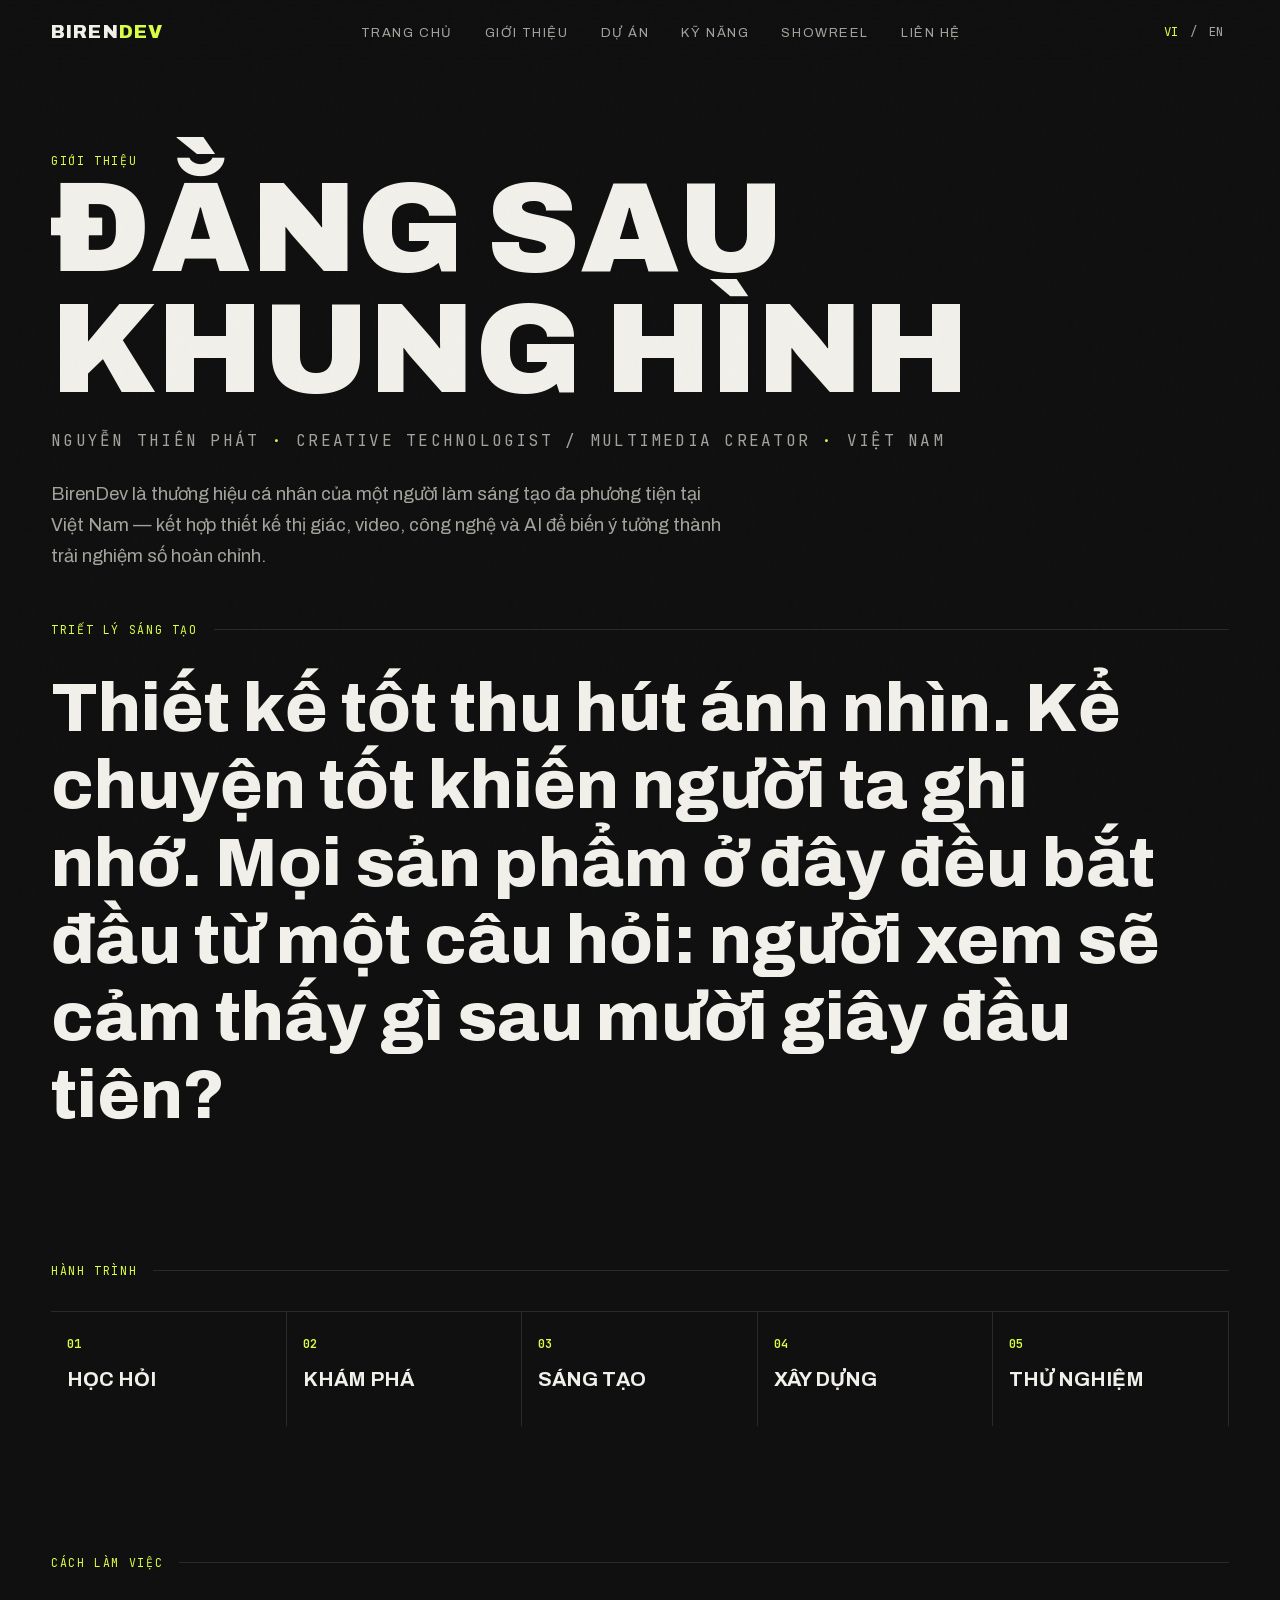
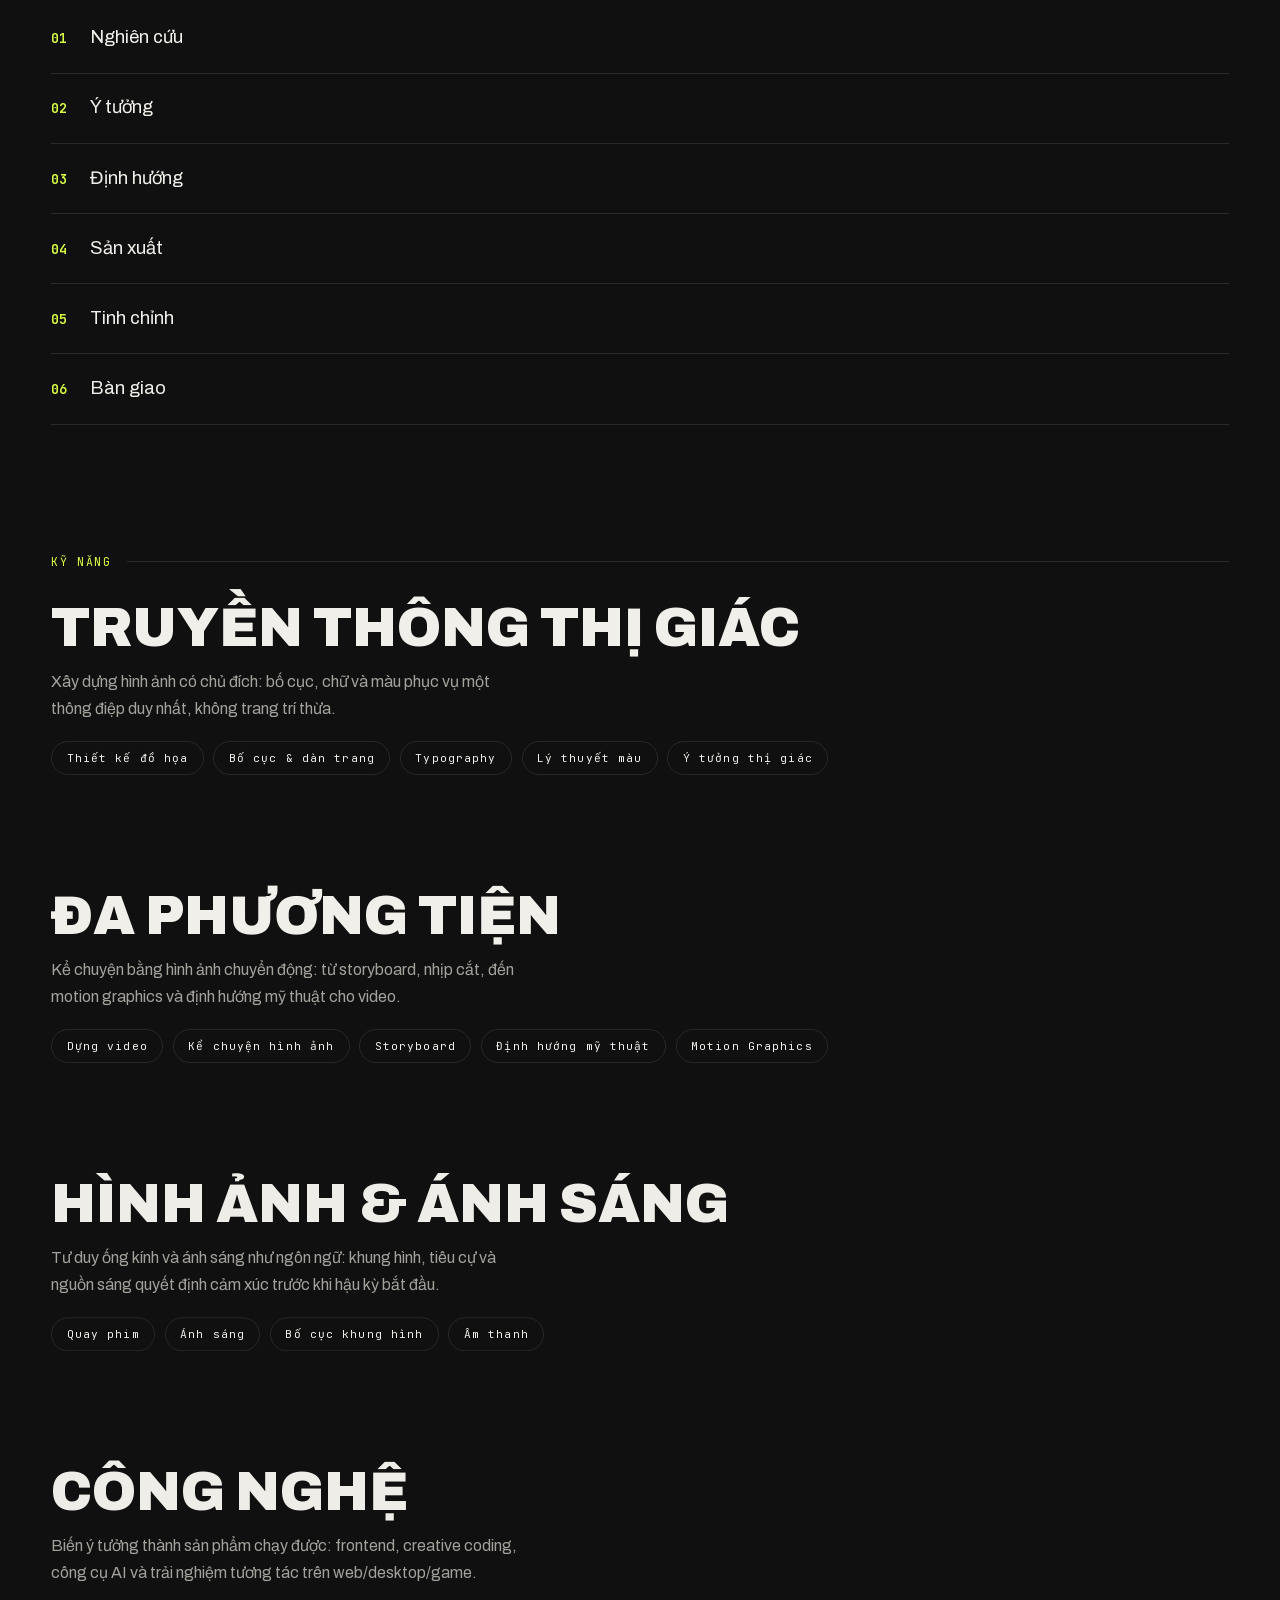
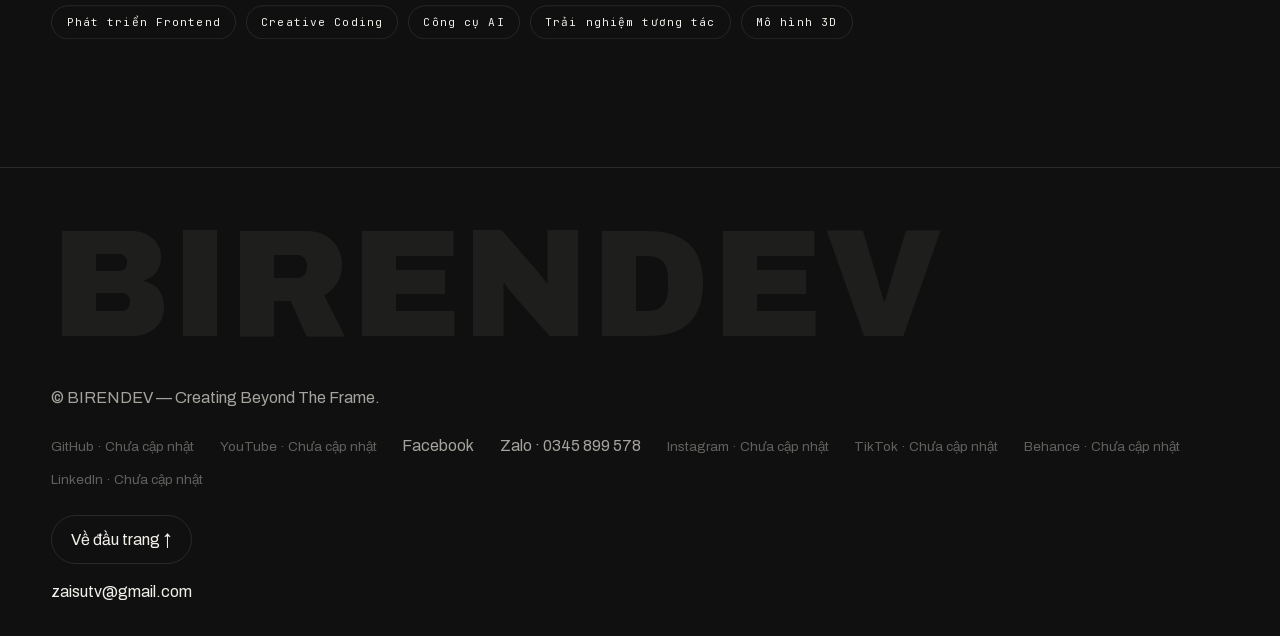
<file: about/index.html>
<!DOCTYPE html><!--PdYuDJ_ZOJLULS1EdgIX6--><html lang="vi" class="__variable_4ed181 __variable_f02368"><head><meta charSet="utf-8"/><meta name="viewport" content="width=device-width, initial-scale=1"/><link rel="preload" href="/_next/static/media/1a4aa50920b5315c-s.p.woff2" as="font" crossorigin="" type="font/woff2"/><link rel="preload" href="/_next/static/media/558ca1a6aa3cb55e-s.p.woff2" as="font" crossorigin="" type="font/woff2"/><link rel="preload" href="/_next/static/media/b06b356f834173cc-s.p.woff2" as="font" crossorigin="" type="font/woff2"/><link rel="preload" href="/_next/static/media/ff71da380fbe67dd-s.p.woff2" as="font" crossorigin="" type="font/woff2"/><link rel="stylesheet" href="/_next/static/css/e8161d80dfb92938.css" data-precedence="next"/><link rel="preload" as="script" fetchPriority="low" href="/_next/static/chunks/webpack-c22c3672f0c83080.js"/><script src="/_next/static/chunks/4bd1b696-c023c6e3521b1417.js" async=""></script><script src="/_next/static/chunks/255-1f92380adbc6ec99.js" async=""></script><script src="/_next/static/chunks/main-app-a37f24d5b14831f7.js" async=""></script><script src="/_next/static/chunks/c15bf2b0-52e8419f34af26ab.js" async=""></script><script src="/_next/static/chunks/619-ba102abea3e3d0e4.js" async=""></script><script src="/_next/static/chunks/155-938c5752ff2bf1f6.js" async=""></script><script src="/_next/static/chunks/app/layout-c065a53669b556b9.js" async=""></script><script src="/_next/static/chunks/app/about/page-f8db4d52b7589cb4.js" async=""></script><meta name="next-size-adjust" content=""/><title>Giới thiệu — About | BIRENDEV</title><meta name="description" content="Về BirenDev: triết lý sáng tạo, hành trình, cách làm việc và kỹ năng đa phương tiện. About BirenDev — creative philosophy, journey, approach and multimedia skills."/><link rel="canonical" href="https://example.com/about/"/><meta property="og:title" content="BIRENDEV — Creating Beyond The Frame"/><meta property="og:description" content="Multimedia creative portfolio: visual design, video, interactive 3D, technology."/><meta property="og:image:type" content="image/png"/><meta property="og:image" content="https://example.com/opengraph-image?29d7bfeb2aa30a04"/><meta property="og:image:width" content="1200"/><meta property="og:image:height" content="630"/><meta property="og:type" content="website"/><meta name="twitter:card" content="summary_large_image"/><meta name="twitter:title" content="BIRENDEV — Creating Beyond The Frame"/><meta name="twitter:description" content="Multimedia creative portfolio: visual design, video, interactive 3D, technology."/><meta name="twitter:image:type" content="image/png"/><meta name="twitter:image" content="https://example.com/opengraph-image?29d7bfeb2aa30a04"/><meta name="twitter:image:width" content="1200"/><meta name="twitter:image:height" content="630"/><link rel="icon" href="/icon?98637bc87d0c295a" type="image/png" sizes="64x64"/><script src="/_next/static/chunks/polyfills-42372ed130431b0a.js" noModule=""></script></head><body><div hidden=""><!--$--><!--/$--></div><div aria-hidden="true" class="cursor-dot"></div><header class="nav"><a class="brand" aria-label="BirenDev — home" href="/">BIREN<span>DEV</span></a><nav class="nav-links" aria-label="Primary"><a class="" href="/">Trang chủ</a><a class="" href="/about/">Giới thiệu</a><a class="" href="/works/">Dự án</a><a class="" href="/skills/">Kỹ năng</a><a class="" href="/showreel/">Showreel</a><a class="" href="/contact/">Liên hệ</a></nav><div class="nav-right"><div class="lang-switch" role="group" aria-label="Language"><button type="button" class="on">VI</button><span aria-hidden="true">/</span><button type="button" class="">EN</button></div><button type="button" class="burger" aria-expanded="false" aria-label="Menu"><span></span><span></span></button></div></header><main><section class="page-head"><p class="mono accent">GIỚI THIỆU</p><h1 class="page-title">ĐẰNG SAU KHUNG HÌNH</h1><p class="mono" style="margin-top:1.2rem;font-size:1rem">Nguyễn Thiên Phát<!-- --> <span class="accent">·</span> <!-- -->Creative Technologist / Multimedia Creator<!-- --> <span class="accent">·</span> <!-- -->Việt Nam</p><p class="page-intro">BirenDev là thương hiệu cá nhân của một người làm sáng tạo đa phương tiện tại Việt Nam — kết hợp thiết kế thị giác, video, công nghệ và AI để biến ý tưởng thành trải nghiệm số hoàn chỉnh.</p></section><section class="section wrap" style="padding-top:0"><div class="kicker-row"><span class="mono accent">TRIẾT LÝ SÁNG TẠO</span></div><p class="intro-statement" data-reveal="true" style="max-width:26ch;text-transform:none">Thiết kế tốt thu hút ánh nhìn. Kể chuyện tốt khiến người ta ghi nhớ. Mọi sản phẩm ở đây đều bắt đầu từ một câu hỏi: người xem sẽ cảm thấy gì sau mười giây đầu tiên?</p></section><section class="section wrap" style="padding-top:0"><div class="kicker-row"><span class="mono accent">HÀNH TRÌNH</span></div><div class="timeline" data-reveal="true"><div><b>0<!-- -->1</b><span>Học hỏi</span></div><div><b>0<!-- -->2</b><span>Khám phá</span></div><div><b>0<!-- -->3</b><span>Sáng tạo</span></div><div><b>0<!-- -->4</b><span>Xây dựng</span></div><div><b>0<!-- -->5</b><span>Thử nghiệm</span></div></div></section><section class="section wrap" style="padding-top:0"><div class="kicker-row"><span class="mono accent">CÁCH LÀM VIỆC</span></div><ol class="process-list" data-reveal="true"><li><b>0<!-- -->1</b>Nghiên cứu</li><li><b>0<!-- -->2</b>Ý tưởng</li><li><b>0<!-- -->3</b>Định hướng</li><li><b>0<!-- -->4</b>Sản xuất</li><li><b>0<!-- -->5</b>Tinh chỉnh</li><li><b>0<!-- -->6</b>Bàn giao</li></ol></section><section class="section wrap" style="padding-top:0"><div class="kicker-row"><span class="mono accent">KỸ NĂNG</span></div><div class="works-list"><div data-reveal="true"><h2 class="work-title" style="font-size:clamp(1.8rem,4.5vw,3.4rem)">TRUYỀN THÔNG THỊ GIÁC</h2><p class="work-summary" style="margin-top:1rem">Xây dựng hình ảnh có chủ đích: bố cục, chữ và màu phục vụ một thông điệp duy nhất, không trang trí thừa.</p><div class="tags" style="margin-top:1.2rem"><span>Thiết kế đồ họa</span><span>Bố cục &amp; dàn trang</span><span>Typography</span><span>Lý thuyết màu</span><span>Ý tưởng thị giác</span></div></div><div data-reveal="true"><h2 class="work-title" style="font-size:clamp(1.8rem,4.5vw,3.4rem)">ĐA PHƯƠNG TIỆN</h2><p class="work-summary" style="margin-top:1rem">Kể chuyện bằng hình ảnh chuyển động: từ storyboard, nhịp cắt, đến motion graphics và định hướng mỹ thuật cho video.</p><div class="tags" style="margin-top:1.2rem"><span>Dựng video</span><span>Kể chuyện hình ảnh</span><span>Storyboard</span><span>Định hướng mỹ thuật</span><span>Motion Graphics</span></div></div><div data-reveal="true"><h2 class="work-title" style="font-size:clamp(1.8rem,4.5vw,3.4rem)">HÌNH ẢNH &amp; ÁNH SÁNG</h2><p class="work-summary" style="margin-top:1rem">Tư duy ống kính và ánh sáng như ngôn ngữ: khung hình, tiêu cự và nguồn sáng quyết định cảm xúc trước khi hậu kỳ bắt đầu.</p><div class="tags" style="margin-top:1.2rem"><span>Quay phim</span><span>Ánh sáng</span><span>Bố cục khung hình</span><span>Âm thanh</span></div></div><div data-reveal="true"><h2 class="work-title" style="font-size:clamp(1.8rem,4.5vw,3.4rem)">CÔNG NGHỆ</h2><p class="work-summary" style="margin-top:1rem">Biến ý tưởng thành sản phẩm chạy được: frontend, creative coding, công cụ AI và trải nghiệm tương tác trên web/desktop/game.</p><div class="tags" style="margin-top:1.2rem"><span>Phát triển Frontend</span><span>Creative Coding</span><span>Công cụ AI</span><span>Trải nghiệm tương tác</span><span>Mô hình 3D</span></div></div></div></section><!--$--><!--/$--></main><footer class="footer"><div class="footer-brand">BIRENDEV</div><div class="footer-row"><p>© BIRENDEV — Creating Beyond The Frame.</p><ul class="footer-socials"><li><span class="not-set">GitHub<!-- --> · <!-- -->Chưa cập nhật</span></li><li><span class="not-set">YouTube<!-- --> · <!-- -->Chưa cập nhật</span></li><li><a href="https://www.facebook.com/vthienbhat/" target="_blank" rel="noreferrer">Facebook</a></li><li><a href="https://zalo.me/0345899578" target="_blank" rel="noreferrer">Zalo · 0345 899 578</a></li><li><span class="not-set">Instagram<!-- --> · <!-- -->Chưa cập nhật</span></li><li><span class="not-set">TikTok<!-- --> · <!-- -->Chưa cập nhật</span></li><li><span class="not-set">Behance<!-- --> · <!-- -->Chưa cập nhật</span></li><li><span class="not-set">LinkedIn<!-- --> · <!-- -->Chưa cập nhật</span></li></ul><button type="button" class="to-top">Về đầu trang<!-- --> ↑</button></div><p class="footer-mail"><a href="mailto:zaisutv@gmail.com">zaisutv@gmail.com</a></p></footer><script src="/_next/static/chunks/webpack-c22c3672f0c83080.js" id="_R_" async=""></script><script>(self.__next_f=self.__next_f||[]).push([0])</script><script>self.__next_f.push([1,"1:\"$Sreact.fragment\"\n2:I[6689,[\"592\",\"static/chunks/c15bf2b0-52e8419f34af26ab.js\",\"619\",\"static/chunks/619-ba102abea3e3d0e4.js\",\"155\",\"static/chunks/155-938c5752ff2bf1f6.js\",\"177\",\"static/chunks/app/layout-c065a53669b556b9.js\"],\"LanguageProvider\"]\n3:I[8360,[\"592\",\"static/chunks/c15bf2b0-52e8419f34af26ab.js\",\"619\",\"static/chunks/619-ba102abea3e3d0e4.js\",\"155\",\"static/chunks/155-938c5752ff2bf1f6.js\",\"177\",\"static/chunks/app/layout-c065a53669b556b9.js\"],\"default\"]\n4:I[8687,[\"592\",\"static/chunks/c15bf2b0-52e8419f34af26ab.js\",\"619\",\"static/chunks/619-ba102abea3e3d0e4.js\",\"155\",\"static/chunks/155-938c5752ff2bf1f6.js\",\"177\",\"static/chunks/app/layout-c065a53669b556b9.js\"],\"default\"]\n5:I[8647,[\"592\",\"static/chunks/c15bf2b0-52e8419f34af26ab.js\",\"619\",\"static/chunks/619-ba102abea3e3d0e4.js\",\"155\",\"static/chunks/155-938c5752ff2bf1f6.js\",\"177\",\"static/chunks/app/layout-c065a53669b556b9.js\"],\"default\"]\n6:I[4420,[\"592\",\"static/chunks/c15bf2b0-52e8419f34af26ab.js\",\"619\",\"static/chunks/619-ba102abea3e3d0e4.js\",\"155\",\"static/chunks/155-938c5752ff2bf1f6.js\",\"177\",\"static/chunks/app/layout-c065a53669b556b9.js\"],\"default\"]\n7:I[9766,[],\"\"]\n8:I[8924,[],\"\"]\n9:I[8455,[\"592\",\"static/chunks/c15bf2b0-52e8419f34af26ab.js\",\"619\",\"static/chunks/619-ba102abea3e3d0e4.js\",\"155\",\"static/chunks/155-938c5752ff2bf1f6.js\",\"177\",\"static/chunks/app/layout-c065a53669b556b9.js\"],\"default\"]\na:I[766,[\"220\",\"static/chunks/app/about/page-f8db4d52b7589cb4.js\"],\"default\"]\nb:I[4431,[],\"OutletBoundary\"]\nd:I[5278,[],\"AsyncMetadataOutlet\"]\nf:I[4431,[],\"ViewportBoundary\"]\n11:I[4431,[],\"MetadataBoundary\"]\n12:\"$Sreact.suspense\"\n14:I[7150,[],\"\"]\n:HL[\"/_next/static/media/1a4aa50920b5315c-s.p.woff2\",\"font\",{\"crossOrigin\":\"\",\"type\":\"font/woff2\"}]\n:HL[\"/_next/static/media/558ca1a6aa3cb55e-s.p.woff2\",\"font\",{\"crossOrigin\":\"\",\"type\":\"font/woff2\"}]\n:HL[\"/_next/static/media/b06b356f834173cc-s.p.woff2\",\"font\",{\"crossOrigin\":\"\",\"type\":\"font/woff2\"}]\n:HL[\"/_next/static/media/ff71da380fbe67dd-s.p.woff2\",\"font\",{\"crossOrigin\":\"\",\"type\":\"font/woff2\"}]\n:HL[\"/_next/static/css/e8161d80"])</script><script>self.__next_f.push([1,"dfb92938.css\",\"style\"]\n"])</script><script>self.__next_f.push([1,"0:{\"P\":null,\"b\":\"PdYuDJ-ZOJLULS1EdgIX6\",\"p\":\"\",\"c\":[\"\",\"about\",\"\"],\"i\":false,\"f\":[[[\"\",{\"children\":[\"about\",{\"children\":[\"__PAGE__\",{}]}]},\"$undefined\",\"$undefined\",true],[\"\",[\"$\",\"$1\",\"c\",{\"children\":[[[\"$\",\"link\",\"0\",{\"rel\":\"stylesheet\",\"href\":\"/_next/static/css/e8161d80dfb92938.css\",\"precedence\":\"next\",\"crossOrigin\":\"$undefined\",\"nonce\":\"$undefined\"}]],[\"$\",\"html\",null,{\"lang\":\"vi\",\"className\":\"__variable_4ed181 __variable_f02368\",\"children\":[\"$\",\"body\",null,{\"children\":[\"$\",\"$L2\",null,{\"children\":[[\"$\",\"$L3\",null,{}],[\"$\",\"$L4\",null,{}],[\"$\",\"$L5\",null,{}],[\"$\",\"$L6\",null,{}],[\"$\",\"main\",null,{\"children\":[\"$\",\"$L7\",null,{\"parallelRouterKey\":\"children\",\"error\":\"$undefined\",\"errorStyles\":\"$undefined\",\"errorScripts\":\"$undefined\",\"template\":[\"$\",\"$L8\",null,{}],\"templateStyles\":\"$undefined\",\"templateScripts\":\"$undefined\",\"notFound\":[[[\"$\",\"title\",null,{\"children\":\"404: This page could not be found.\"}],[\"$\",\"div\",null,{\"style\":{\"fontFamily\":\"system-ui,\\\"Segoe UI\\\",Roboto,Helvetica,Arial,sans-serif,\\\"Apple Color Emoji\\\",\\\"Segoe UI Emoji\\\"\",\"height\":\"100vh\",\"textAlign\":\"center\",\"display\":\"flex\",\"flexDirection\":\"column\",\"alignItems\":\"center\",\"justifyContent\":\"center\"},\"children\":[\"$\",\"div\",null,{\"children\":[[\"$\",\"style\",null,{\"dangerouslySetInnerHTML\":{\"__html\":\"body{color:#000;background:#fff;margin:0}.next-error-h1{border-right:1px solid rgba(0,0,0,.3)}@media (prefers-color-scheme:dark){body{color:#fff;background:#000}.next-error-h1{border-right:1px solid rgba(255,255,255,.3)}}\"}}],[\"$\",\"h1\",null,{\"className\":\"next-error-h1\",\"style\":{\"display\":\"inline-block\",\"margin\":\"0 20px 0 0\",\"padding\":\"0 23px 0 0\",\"fontSize\":24,\"fontWeight\":500,\"verticalAlign\":\"top\",\"lineHeight\":\"49px\"},\"children\":404}],[\"$\",\"div\",null,{\"style\":{\"display\":\"inline-block\"},\"children\":[\"$\",\"h2\",null,{\"style\":{\"fontSize\":14,\"fontWeight\":400,\"lineHeight\":\"49px\",\"margin\":0},\"children\":\"This page could not be found.\"}]}]]}]}]],[]],\"forbidden\":\"$undefined\",\"unauthorized\":\"$undefined\"}]}],[\"$\",\"$L9\",null,{}]]}]}]}]]}],{\"children\":[\"about\",[\"$\",\"$1\",\"c\",{\"children\":[null,[\"$\",\"$L7\",null,{\"parallelRouterKey\":\"children\",\"error\":\"$undefined\",\"errorStyles\":\"$undefined\",\"errorScripts\":\"$undefined\",\"template\":[\"$\",\"$L8\",null,{}],\"templateStyles\":\"$undefined\",\"templateScripts\":\"$undefined\",\"notFound\":\"$undefined\",\"forbidden\":\"$undefined\",\"unauthorized\":\"$undefined\"}]]}],{\"children\":[\"__PAGE__\",[\"$\",\"$1\",\"c\",{\"children\":[[\"$\",\"$La\",null,{}],null,[\"$\",\"$Lb\",null,{\"children\":[\"$Lc\",[\"$\",\"$Ld\",null,{\"promise\":\"$@e\"}]]}]]}],{},null,false]},null,false]},null,false],[\"$\",\"$1\",\"h\",{\"children\":[null,[[\"$\",\"$Lf\",null,{\"children\":\"$L10\"}],[\"$\",\"meta\",null,{\"name\":\"next-size-adjust\",\"content\":\"\"}]],[\"$\",\"$L11\",null,{\"children\":[\"$\",\"div\",null,{\"hidden\":true,\"children\":[\"$\",\"$12\",null,{\"fallback\":null,\"children\":\"$L13\"}]}]}]]}],false]],\"m\":\"$undefined\",\"G\":[\"$14\",[]],\"s\":false,\"S\":true}\n"])</script><script>self.__next_f.push([1,"10:[[\"$\",\"meta\",\"0\",{\"charSet\":\"utf-8\"}],[\"$\",\"meta\",\"1\",{\"name\":\"viewport\",\"content\":\"width=device-width, initial-scale=1\"}]]\nc:null\n"])</script><script>self.__next_f.push([1,"15:I[622,[],\"IconMark\"]\n"])</script><script>self.__next_f.push([1,"e:{\"metadata\":[[\"$\",\"title\",\"0\",{\"children\":\"Giới thiệu — About | BIRENDEV\"}],[\"$\",\"meta\",\"1\",{\"name\":\"description\",\"content\":\"Về BirenDev: triết lý sáng tạo, hành trình, cách làm việc và kỹ năng đa phương tiện. About BirenDev — creative philosophy, journey, approach and multimedia skills.\"}],[\"$\",\"link\",\"2\",{\"rel\":\"canonical\",\"href\":\"https://example.com/about/\"}],[\"$\",\"meta\",\"3\",{\"property\":\"og:title\",\"content\":\"BIRENDEV — Creating Beyond The Frame\"}],[\"$\",\"meta\",\"4\",{\"property\":\"og:description\",\"content\":\"Multimedia creative portfolio: visual design, video, interactive 3D, technology.\"}],[\"$\",\"meta\",\"5\",{\"property\":\"og:image:type\",\"content\":\"image/png\"}],[\"$\",\"meta\",\"6\",{\"property\":\"og:image\",\"content\":\"https://example.com/opengraph-image?29d7bfeb2aa30a04\"}],[\"$\",\"meta\",\"7\",{\"property\":\"og:image:width\",\"content\":\"1200\"}],[\"$\",\"meta\",\"8\",{\"property\":\"og:image:height\",\"content\":\"630\"}],[\"$\",\"meta\",\"9\",{\"property\":\"og:type\",\"content\":\"website\"}],[\"$\",\"meta\",\"10\",{\"name\":\"twitter:card\",\"content\":\"summary_large_image\"}],[\"$\",\"meta\",\"11\",{\"name\":\"twitter:title\",\"content\":\"BIRENDEV — Creating Beyond The Frame\"}],[\"$\",\"meta\",\"12\",{\"name\":\"twitter:description\",\"content\":\"Multimedia creative portfolio: visual design, video, interactive 3D, technology.\"}],[\"$\",\"meta\",\"13\",{\"name\":\"twitter:image:type\",\"content\":\"image/png\"}],[\"$\",\"meta\",\"14\",{\"name\":\"twitter:image\",\"content\":\"https://example.com/opengraph-image?29d7bfeb2aa30a04\"}],[\"$\",\"meta\",\"15\",{\"name\":\"twitter:image:width\",\"content\":\"1200\"}],[\"$\",\"meta\",\"16\",{\"name\":\"twitter:image:height\",\"content\":\"630\"}],[\"$\",\"link\",\"17\",{\"rel\":\"icon\",\"href\":\"/icon?98637bc87d0c295a\",\"alt\":\"$undefined\",\"type\":\"image/png\",\"sizes\":\"64x64\"}],[\"$\",\"$L15\",\"18\",{}]],\"error\":null,\"digest\":\"$undefined\"}\n"])</script><script>self.__next_f.push([1,"13:\"$e:metadata\"\n"])</script></body></html>
</file>
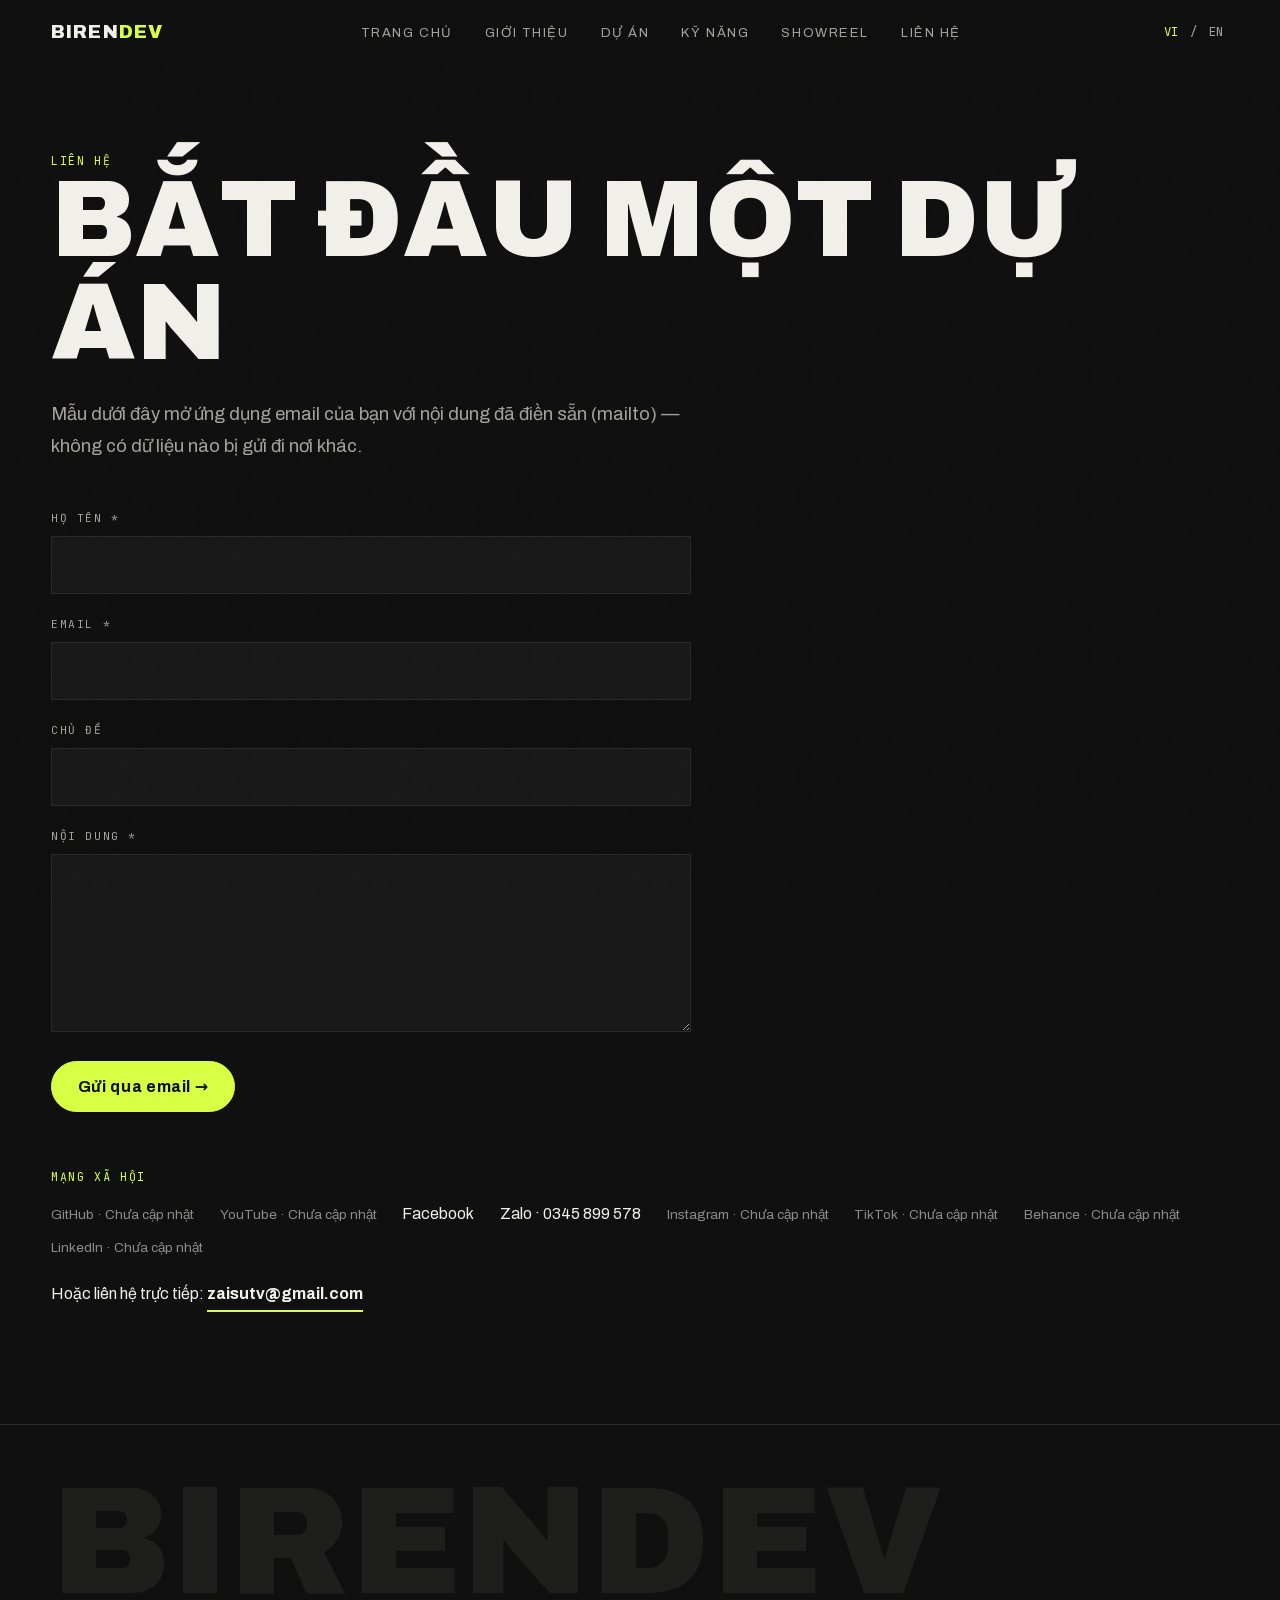
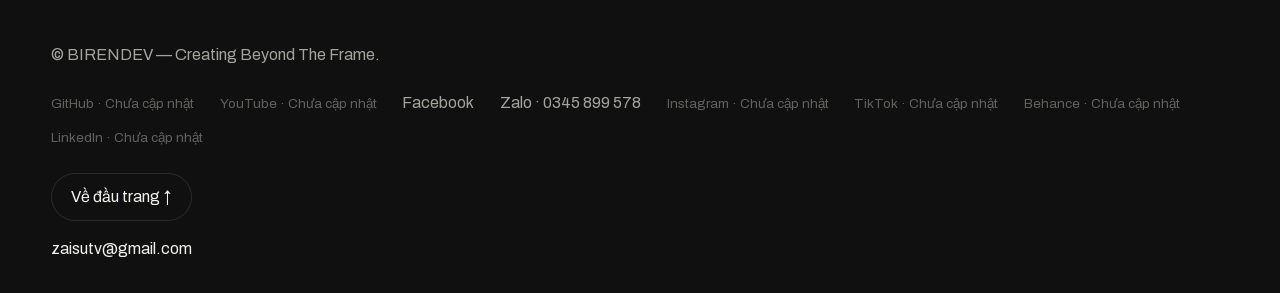
<file: contact/index.html>
<!DOCTYPE html><!--PdYuDJ_ZOJLULS1EdgIX6--><html lang="vi" class="__variable_4ed181 __variable_f02368"><head><meta charSet="utf-8"/><meta name="viewport" content="width=device-width, initial-scale=1"/><link rel="preload" href="/_next/static/media/1a4aa50920b5315c-s.p.woff2" as="font" crossorigin="" type="font/woff2"/><link rel="preload" href="/_next/static/media/558ca1a6aa3cb55e-s.p.woff2" as="font" crossorigin="" type="font/woff2"/><link rel="preload" href="/_next/static/media/b06b356f834173cc-s.p.woff2" as="font" crossorigin="" type="font/woff2"/><link rel="preload" href="/_next/static/media/ff71da380fbe67dd-s.p.woff2" as="font" crossorigin="" type="font/woff2"/><link rel="stylesheet" href="/_next/static/css/e8161d80dfb92938.css" data-precedence="next"/><link rel="preload" as="script" fetchPriority="low" href="/_next/static/chunks/webpack-c22c3672f0c83080.js"/><script src="/_next/static/chunks/4bd1b696-c023c6e3521b1417.js" async=""></script><script src="/_next/static/chunks/255-1f92380adbc6ec99.js" async=""></script><script src="/_next/static/chunks/main-app-a37f24d5b14831f7.js" async=""></script><script src="/_next/static/chunks/c15bf2b0-52e8419f34af26ab.js" async=""></script><script src="/_next/static/chunks/619-ba102abea3e3d0e4.js" async=""></script><script src="/_next/static/chunks/155-938c5752ff2bf1f6.js" async=""></script><script src="/_next/static/chunks/app/layout-c065a53669b556b9.js" async=""></script><script src="/_next/static/chunks/app/contact/page-c0d858f8f387f8b5.js" async=""></script><meta name="next-size-adjust" content=""/><title>Liên hệ — Contact | BIRENDEV</title><meta name="description" content="Liên hệ BirenDev để hợp tác dự án sáng tạo đa phương tiện. Contact BirenDev for multimedia creative collaborations."/><link rel="canonical" href="https://example.com/contact/"/><meta property="og:title" content="BIRENDEV — Creating Beyond The Frame"/><meta property="og:description" content="Multimedia creative portfolio: visual design, video, interactive 3D, technology."/><meta property="og:image:type" content="image/png"/><meta property="og:image" content="https://example.com/opengraph-image?29d7bfeb2aa30a04"/><meta property="og:image:width" content="1200"/><meta property="og:image:height" content="630"/><meta property="og:type" content="website"/><meta name="twitter:card" content="summary_large_image"/><meta name="twitter:title" content="BIRENDEV — Creating Beyond The Frame"/><meta name="twitter:description" content="Multimedia creative portfolio: visual design, video, interactive 3D, technology."/><meta name="twitter:image:type" content="image/png"/><meta name="twitter:image" content="https://example.com/opengraph-image?29d7bfeb2aa30a04"/><meta name="twitter:image:width" content="1200"/><meta name="twitter:image:height" content="630"/><link rel="icon" href="/icon?98637bc87d0c295a" type="image/png" sizes="64x64"/><script src="/_next/static/chunks/polyfills-42372ed130431b0a.js" noModule=""></script></head><body><div hidden=""><!--$--><!--/$--></div><div aria-hidden="true" class="cursor-dot"></div><header class="nav"><a class="brand" aria-label="BirenDev — home" href="/">BIREN<span>DEV</span></a><nav class="nav-links" aria-label="Primary"><a class="" href="/">Trang chủ</a><a class="" href="/about/">Giới thiệu</a><a class="" href="/works/">Dự án</a><a class="" href="/skills/">Kỹ năng</a><a class="" href="/showreel/">Showreel</a><a class="" href="/contact/">Liên hệ</a></nav><div class="nav-right"><div class="lang-switch" role="group" aria-label="Language"><button type="button" class="on">VI</button><span aria-hidden="true">/</span><button type="button" class="">EN</button></div><button type="button" class="burger" aria-expanded="false" aria-label="Menu"><span></span><span></span></button></div></header><main><section class="page-head"><p class="mono accent">LIÊN HỆ</p><h1 class="page-title" style="font-size:clamp(2.6rem,8.5vw,7.5rem)">BẮT ĐẦU MỘT DỰ ÁN</h1><p class="page-intro">Mẫu dưới đây mở ứng dụng email của bạn với nội dung đã điền sẵn (mailto) — không có dữ liệu nào bị gửi đi nơi khác.</p></section><section class="wrap" style="padding-bottom:7rem;display:grid;gap:3.5rem"><form class="form" noValidate=""><div class="field"><label for="cn">Họ tên<!-- --> *</label><input id="cn" autoComplete="name" value=""/></div><div class="field"><label for="ce">Email<!-- --> *</label><input id="ce" type="email" autoComplete="email" value=""/></div><div class="field"><label for="cs">Chủ đề</label><input id="cs" value=""/></div><div class="field"><label for="cm">Nội dung<!-- --> *</label><textarea id="cm" rows="6"></textarea></div><div><button type="submit" class="btn btn-solid">Gửi qua email<!-- --> →</button></div></form><div><p class="mono accent" style="margin-bottom:1rem">Mạng xã hội</p><ul class="footer-socials"><li><span class="not-set">GitHub<!-- --> · <!-- -->Chưa cập nhật</span></li><li><span class="not-set">YouTube<!-- --> · <!-- -->Chưa cập nhật</span></li><li><a href="https://www.facebook.com/vthienbhat/" target="_blank" rel="noreferrer">Facebook</a></li><li><a href="https://zalo.me/0345899578" target="_blank" rel="noreferrer">Zalo · 0345 899 578</a></li><li><span class="not-set">Instagram<!-- --> · <!-- -->Chưa cập nhật</span></li><li><span class="not-set">TikTok<!-- --> · <!-- -->Chưa cập nhật</span></li><li><span class="not-set">Behance<!-- --> · <!-- -->Chưa cập nhật</span></li><li><span class="not-set">LinkedIn<!-- --> · <!-- -->Chưa cập nhật</span></li></ul><p style="margin-top:1.4rem">Hoặc liên hệ trực tiếp<!-- -->: <a class="work-link" href="mailto:zaisutv@gmail.com">zaisutv@gmail.com</a></p></div></section><!--$--><!--/$--></main><footer class="footer"><div class="footer-brand">BIRENDEV</div><div class="footer-row"><p>© BIRENDEV — Creating Beyond The Frame.</p><ul class="footer-socials"><li><span class="not-set">GitHub<!-- --> · <!-- -->Chưa cập nhật</span></li><li><span class="not-set">YouTube<!-- --> · <!-- -->Chưa cập nhật</span></li><li><a href="https://www.facebook.com/vthienbhat/" target="_blank" rel="noreferrer">Facebook</a></li><li><a href="https://zalo.me/0345899578" target="_blank" rel="noreferrer">Zalo · 0345 899 578</a></li><li><span class="not-set">Instagram<!-- --> · <!-- -->Chưa cập nhật</span></li><li><span class="not-set">TikTok<!-- --> · <!-- -->Chưa cập nhật</span></li><li><span class="not-set">Behance<!-- --> · <!-- -->Chưa cập nhật</span></li><li><span class="not-set">LinkedIn<!-- --> · <!-- -->Chưa cập nhật</span></li></ul><button type="button" class="to-top">Về đầu trang<!-- --> ↑</button></div><p class="footer-mail"><a href="mailto:zaisutv@gmail.com">zaisutv@gmail.com</a></p></footer><script src="/_next/static/chunks/webpack-c22c3672f0c83080.js" id="_R_" async=""></script><script>(self.__next_f=self.__next_f||[]).push([0])</script><script>self.__next_f.push([1,"1:\"$Sreact.fragment\"\n2:I[6689,[\"592\",\"static/chunks/c15bf2b0-52e8419f34af26ab.js\",\"619\",\"static/chunks/619-ba102abea3e3d0e4.js\",\"155\",\"static/chunks/155-938c5752ff2bf1f6.js\",\"177\",\"static/chunks/app/layout-c065a53669b556b9.js\"],\"LanguageProvider\"]\n3:I[8360,[\"592\",\"static/chunks/c15bf2b0-52e8419f34af26ab.js\",\"619\",\"static/chunks/619-ba102abea3e3d0e4.js\",\"155\",\"static/chunks/155-938c5752ff2bf1f6.js\",\"177\",\"static/chunks/app/layout-c065a53669b556b9.js\"],\"default\"]\n4:I[8687,[\"592\",\"static/chunks/c15bf2b0-52e8419f34af26ab.js\",\"619\",\"static/chunks/619-ba102abea3e3d0e4.js\",\"155\",\"static/chunks/155-938c5752ff2bf1f6.js\",\"177\",\"static/chunks/app/layout-c065a53669b556b9.js\"],\"default\"]\n5:I[8647,[\"592\",\"static/chunks/c15bf2b0-52e8419f34af26ab.js\",\"619\",\"static/chunks/619-ba102abea3e3d0e4.js\",\"155\",\"static/chunks/155-938c5752ff2bf1f6.js\",\"177\",\"static/chunks/app/layout-c065a53669b556b9.js\"],\"default\"]\n6:I[4420,[\"592\",\"static/chunks/c15bf2b0-52e8419f34af26ab.js\",\"619\",\"static/chunks/619-ba102abea3e3d0e4.js\",\"155\",\"static/chunks/155-938c5752ff2bf1f6.js\",\"177\",\"static/chunks/app/layout-c065a53669b556b9.js\"],\"default\"]\n7:I[9766,[],\"\"]\n8:I[8924,[],\"\"]\n9:I[8455,[\"592\",\"static/chunks/c15bf2b0-52e8419f34af26ab.js\",\"619\",\"static/chunks/619-ba102abea3e3d0e4.js\",\"155\",\"static/chunks/155-938c5752ff2bf1f6.js\",\"177\",\"static/chunks/app/layout-c065a53669b556b9.js\"],\"default\"]\na:I[7046,[\"977\",\"static/chunks/app/contact/page-c0d858f8f387f8b5.js\"],\"default\"]\nb:I[4431,[],\"OutletBoundary\"]\nd:I[5278,[],\"AsyncMetadataOutlet\"]\nf:I[4431,[],\"ViewportBoundary\"]\n11:I[4431,[],\"MetadataBoundary\"]\n12:\"$Sreact.suspense\"\n14:I[7150,[],\"\"]\n:HL[\"/_next/static/media/1a4aa50920b5315c-s.p.woff2\",\"font\",{\"crossOrigin\":\"\",\"type\":\"font/woff2\"}]\n:HL[\"/_next/static/media/558ca1a6aa3cb55e-s.p.woff2\",\"font\",{\"crossOrigin\":\"\",\"type\":\"font/woff2\"}]\n:HL[\"/_next/static/media/b06b356f834173cc-s.p.woff2\",\"font\",{\"crossOrigin\":\"\",\"type\":\"font/woff2\"}]\n:HL[\"/_next/static/media/ff71da380fbe67dd-s.p.woff2\",\"font\",{\"crossOrigin\":\"\",\"type\":\"font/woff2\"}]\n:HL[\"/_next/static/css/e8161"])</script><script>self.__next_f.push([1,"d80dfb92938.css\",\"style\"]\n"])</script><script>self.__next_f.push([1,"0:{\"P\":null,\"b\":\"PdYuDJ-ZOJLULS1EdgIX6\",\"p\":\"\",\"c\":[\"\",\"contact\",\"\"],\"i\":false,\"f\":[[[\"\",{\"children\":[\"contact\",{\"children\":[\"__PAGE__\",{}]}]},\"$undefined\",\"$undefined\",true],[\"\",[\"$\",\"$1\",\"c\",{\"children\":[[[\"$\",\"link\",\"0\",{\"rel\":\"stylesheet\",\"href\":\"/_next/static/css/e8161d80dfb92938.css\",\"precedence\":\"next\",\"crossOrigin\":\"$undefined\",\"nonce\":\"$undefined\"}]],[\"$\",\"html\",null,{\"lang\":\"vi\",\"className\":\"__variable_4ed181 __variable_f02368\",\"children\":[\"$\",\"body\",null,{\"children\":[\"$\",\"$L2\",null,{\"children\":[[\"$\",\"$L3\",null,{}],[\"$\",\"$L4\",null,{}],[\"$\",\"$L5\",null,{}],[\"$\",\"$L6\",null,{}],[\"$\",\"main\",null,{\"children\":[\"$\",\"$L7\",null,{\"parallelRouterKey\":\"children\",\"error\":\"$undefined\",\"errorStyles\":\"$undefined\",\"errorScripts\":\"$undefined\",\"template\":[\"$\",\"$L8\",null,{}],\"templateStyles\":\"$undefined\",\"templateScripts\":\"$undefined\",\"notFound\":[[[\"$\",\"title\",null,{\"children\":\"404: This page could not be found.\"}],[\"$\",\"div\",null,{\"style\":{\"fontFamily\":\"system-ui,\\\"Segoe UI\\\",Roboto,Helvetica,Arial,sans-serif,\\\"Apple Color Emoji\\\",\\\"Segoe UI Emoji\\\"\",\"height\":\"100vh\",\"textAlign\":\"center\",\"display\":\"flex\",\"flexDirection\":\"column\",\"alignItems\":\"center\",\"justifyContent\":\"center\"},\"children\":[\"$\",\"div\",null,{\"children\":[[\"$\",\"style\",null,{\"dangerouslySetInnerHTML\":{\"__html\":\"body{color:#000;background:#fff;margin:0}.next-error-h1{border-right:1px solid rgba(0,0,0,.3)}@media (prefers-color-scheme:dark){body{color:#fff;background:#000}.next-error-h1{border-right:1px solid rgba(255,255,255,.3)}}\"}}],[\"$\",\"h1\",null,{\"className\":\"next-error-h1\",\"style\":{\"display\":\"inline-block\",\"margin\":\"0 20px 0 0\",\"padding\":\"0 23px 0 0\",\"fontSize\":24,\"fontWeight\":500,\"verticalAlign\":\"top\",\"lineHeight\":\"49px\"},\"children\":404}],[\"$\",\"div\",null,{\"style\":{\"display\":\"inline-block\"},\"children\":[\"$\",\"h2\",null,{\"style\":{\"fontSize\":14,\"fontWeight\":400,\"lineHeight\":\"49px\",\"margin\":0},\"children\":\"This page could not be found.\"}]}]]}]}]],[]],\"forbidden\":\"$undefined\",\"unauthorized\":\"$undefined\"}]}],[\"$\",\"$L9\",null,{}]]}]}]}]]}],{\"children\":[\"contact\",[\"$\",\"$1\",\"c\",{\"children\":[null,[\"$\",\"$L7\",null,{\"parallelRouterKey\":\"children\",\"error\":\"$undefined\",\"errorStyles\":\"$undefined\",\"errorScripts\":\"$undefined\",\"template\":[\"$\",\"$L8\",null,{}],\"templateStyles\":\"$undefined\",\"templateScripts\":\"$undefined\",\"notFound\":\"$undefined\",\"forbidden\":\"$undefined\",\"unauthorized\":\"$undefined\"}]]}],{\"children\":[\"__PAGE__\",[\"$\",\"$1\",\"c\",{\"children\":[[\"$\",\"$La\",null,{}],null,[\"$\",\"$Lb\",null,{\"children\":[\"$Lc\",[\"$\",\"$Ld\",null,{\"promise\":\"$@e\"}]]}]]}],{},null,false]},null,false]},null,false],[\"$\",\"$1\",\"h\",{\"children\":[null,[[\"$\",\"$Lf\",null,{\"children\":\"$L10\"}],[\"$\",\"meta\",null,{\"name\":\"next-size-adjust\",\"content\":\"\"}]],[\"$\",\"$L11\",null,{\"children\":[\"$\",\"div\",null,{\"hidden\":true,\"children\":[\"$\",\"$12\",null,{\"fallback\":null,\"children\":\"$L13\"}]}]}]]}],false]],\"m\":\"$undefined\",\"G\":[\"$14\",[]],\"s\":false,\"S\":true}\n"])</script><script>self.__next_f.push([1,"10:[[\"$\",\"meta\",\"0\",{\"charSet\":\"utf-8\"}],[\"$\",\"meta\",\"1\",{\"name\":\"viewport\",\"content\":\"width=device-width, initial-scale=1\"}]]\nc:null\n"])</script><script>self.__next_f.push([1,"15:I[622,[],\"IconMark\"]\n"])</script><script>self.__next_f.push([1,"e:{\"metadata\":[[\"$\",\"title\",\"0\",{\"children\":\"Liên hệ — Contact | BIRENDEV\"}],[\"$\",\"meta\",\"1\",{\"name\":\"description\",\"content\":\"Liên hệ BirenDev để hợp tác dự án sáng tạo đa phương tiện. Contact BirenDev for multimedia creative collaborations.\"}],[\"$\",\"link\",\"2\",{\"rel\":\"canonical\",\"href\":\"https://example.com/contact/\"}],[\"$\",\"meta\",\"3\",{\"property\":\"og:title\",\"content\":\"BIRENDEV — Creating Beyond The Frame\"}],[\"$\",\"meta\",\"4\",{\"property\":\"og:description\",\"content\":\"Multimedia creative portfolio: visual design, video, interactive 3D, technology.\"}],[\"$\",\"meta\",\"5\",{\"property\":\"og:image:type\",\"content\":\"image/png\"}],[\"$\",\"meta\",\"6\",{\"property\":\"og:image\",\"content\":\"https://example.com/opengraph-image?29d7bfeb2aa30a04\"}],[\"$\",\"meta\",\"7\",{\"property\":\"og:image:width\",\"content\":\"1200\"}],[\"$\",\"meta\",\"8\",{\"property\":\"og:image:height\",\"content\":\"630\"}],[\"$\",\"meta\",\"9\",{\"property\":\"og:type\",\"content\":\"website\"}],[\"$\",\"meta\",\"10\",{\"name\":\"twitter:card\",\"content\":\"summary_large_image\"}],[\"$\",\"meta\",\"11\",{\"name\":\"twitter:title\",\"content\":\"BIRENDEV — Creating Beyond The Frame\"}],[\"$\",\"meta\",\"12\",{\"name\":\"twitter:description\",\"content\":\"Multimedia creative portfolio: visual design, video, interactive 3D, technology.\"}],[\"$\",\"meta\",\"13\",{\"name\":\"twitter:image:type\",\"content\":\"image/png\"}],[\"$\",\"meta\",\"14\",{\"name\":\"twitter:image\",\"content\":\"https://example.com/opengraph-image?29d7bfeb2aa30a04\"}],[\"$\",\"meta\",\"15\",{\"name\":\"twitter:image:width\",\"content\":\"1200\"}],[\"$\",\"meta\",\"16\",{\"name\":\"twitter:image:height\",\"content\":\"630\"}],[\"$\",\"link\",\"17\",{\"rel\":\"icon\",\"href\":\"/icon?98637bc87d0c295a\",\"alt\":\"$undefined\",\"type\":\"image/png\",\"sizes\":\"64x64\"}],[\"$\",\"$L15\",\"18\",{}]],\"error\":null,\"digest\":\"$undefined\"}\n"])</script><script>self.__next_f.push([1,"13:\"$e:metadata\"\n"])</script></body></html>
</file>
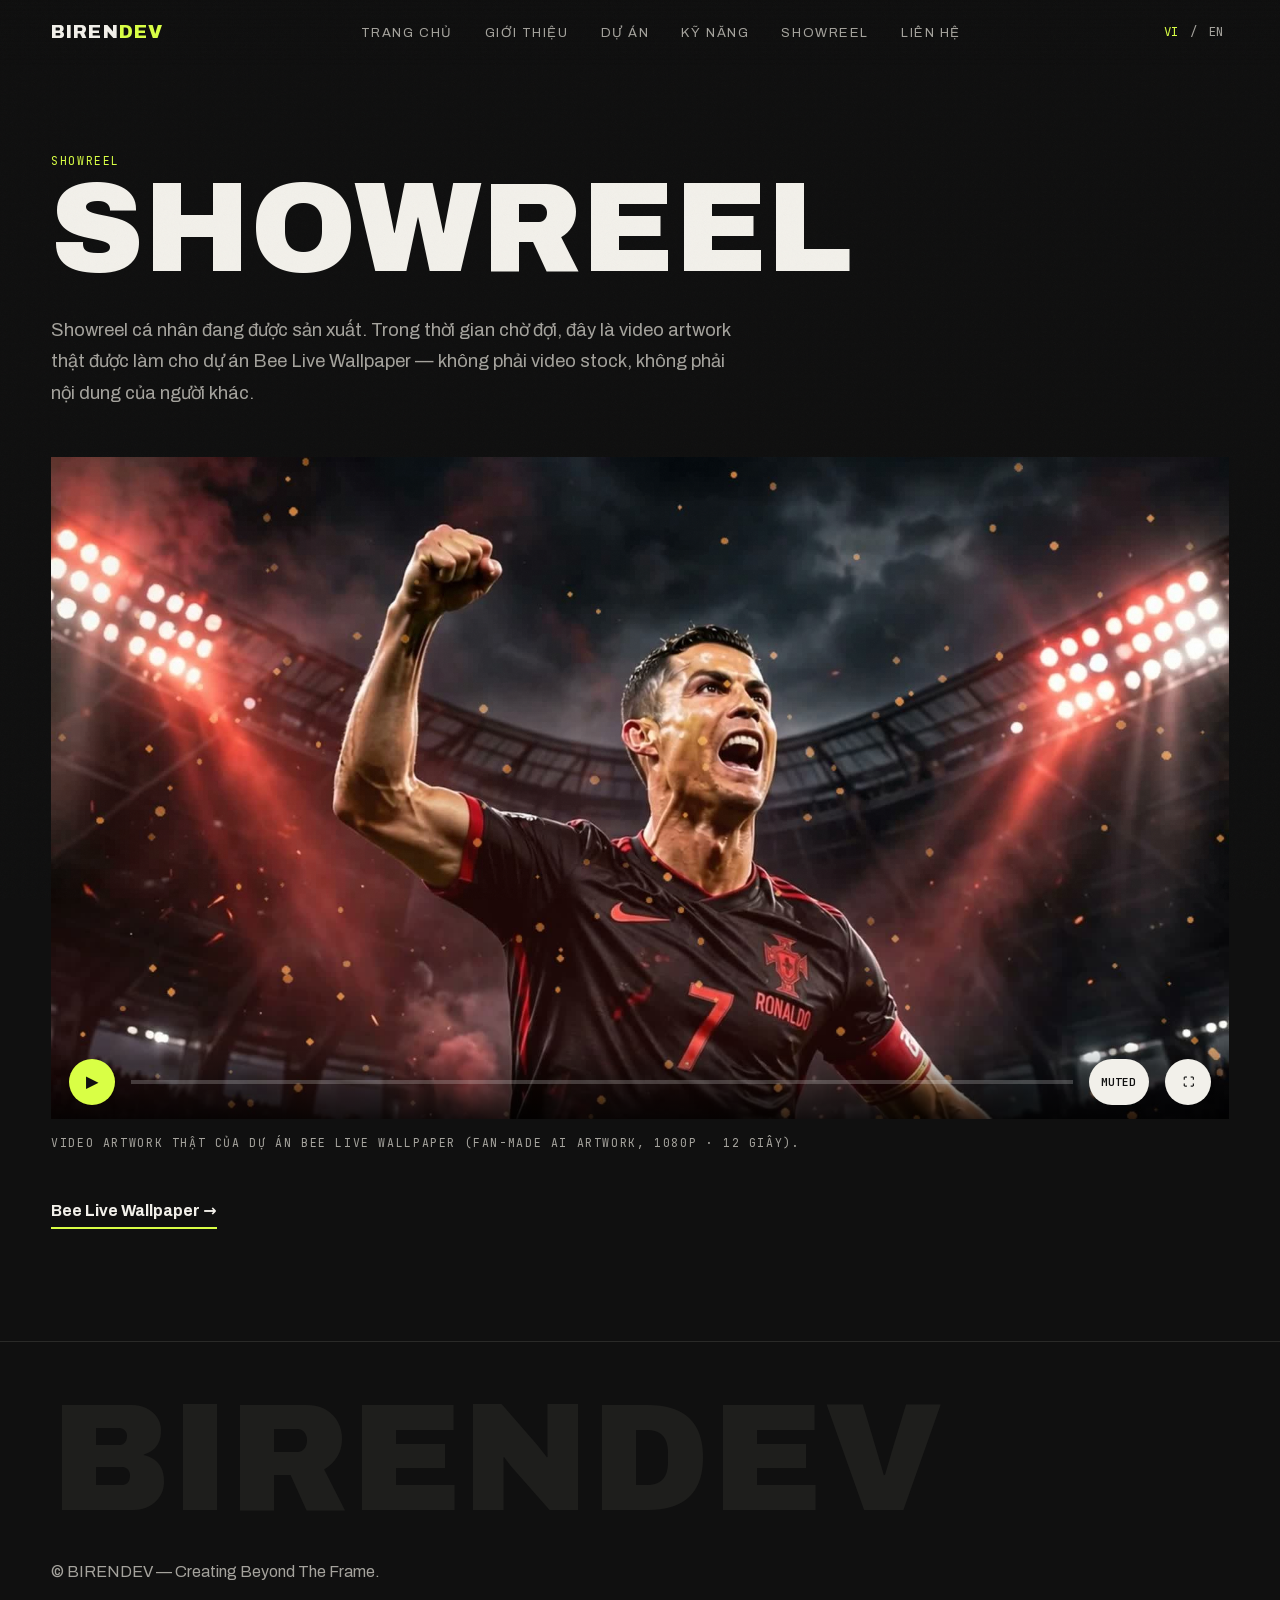
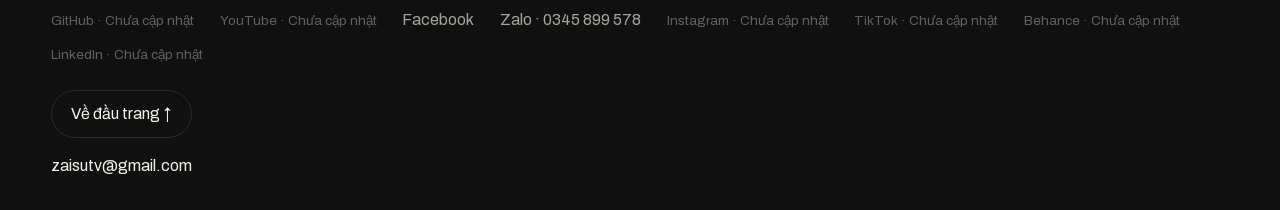
<file: showreel/index.html>
<!DOCTYPE html><!--PdYuDJ_ZOJLULS1EdgIX6--><html lang="vi" class="__variable_4ed181 __variable_f02368"><head><meta charSet="utf-8"/><meta name="viewport" content="width=device-width, initial-scale=1"/><link rel="preload" href="/_next/static/media/1a4aa50920b5315c-s.p.woff2" as="font" crossorigin="" type="font/woff2"/><link rel="preload" href="/_next/static/media/558ca1a6aa3cb55e-s.p.woff2" as="font" crossorigin="" type="font/woff2"/><link rel="preload" href="/_next/static/media/b06b356f834173cc-s.p.woff2" as="font" crossorigin="" type="font/woff2"/><link rel="preload" href="/_next/static/media/ff71da380fbe67dd-s.p.woff2" as="font" crossorigin="" type="font/woff2"/><link rel="stylesheet" href="/_next/static/css/e8161d80dfb92938.css" data-precedence="next"/><link rel="preload" as="script" fetchPriority="low" href="/_next/static/chunks/webpack-c22c3672f0c83080.js"/><script src="/_next/static/chunks/4bd1b696-c023c6e3521b1417.js" async=""></script><script src="/_next/static/chunks/255-1f92380adbc6ec99.js" async=""></script><script src="/_next/static/chunks/main-app-a37f24d5b14831f7.js" async=""></script><script src="/_next/static/chunks/c15bf2b0-52e8419f34af26ab.js" async=""></script><script src="/_next/static/chunks/619-ba102abea3e3d0e4.js" async=""></script><script src="/_next/static/chunks/155-938c5752ff2bf1f6.js" async=""></script><script src="/_next/static/chunks/app/layout-c065a53669b556b9.js" async=""></script><script src="/_next/static/chunks/app/showreel/page-09d4f490a797a14a.js" async=""></script><meta name="next-size-adjust" content=""/><title>Showreel | BIRENDEV</title><meta name="description" content="Showreel của BirenDev — video artwork thật từ dự án Bee Live Wallpaper. BirenDev showreel featuring real Bee Live Wallpaper video artwork."/><link rel="canonical" href="https://example.com/showreel/"/><meta property="og:title" content="BIRENDEV — Creating Beyond The Frame"/><meta property="og:description" content="Multimedia creative portfolio: visual design, video, interactive 3D, technology."/><meta property="og:image:type" content="image/png"/><meta property="og:image" content="https://example.com/opengraph-image?29d7bfeb2aa30a04"/><meta property="og:image:width" content="1200"/><meta property="og:image:height" content="630"/><meta property="og:type" content="website"/><meta name="twitter:card" content="summary_large_image"/><meta name="twitter:title" content="BIRENDEV — Creating Beyond The Frame"/><meta name="twitter:description" content="Multimedia creative portfolio: visual design, video, interactive 3D, technology."/><meta name="twitter:image:type" content="image/png"/><meta name="twitter:image" content="https://example.com/opengraph-image?29d7bfeb2aa30a04"/><meta name="twitter:image:width" content="1200"/><meta name="twitter:image:height" content="630"/><link rel="icon" href="/icon?98637bc87d0c295a" type="image/png" sizes="64x64"/><script src="/_next/static/chunks/polyfills-42372ed130431b0a.js" noModule=""></script></head><body><div hidden=""><!--$--><!--/$--></div><div aria-hidden="true" class="cursor-dot"></div><header class="nav"><a class="brand" aria-label="BirenDev — home" href="/">BIREN<span>DEV</span></a><nav class="nav-links" aria-label="Primary"><a class="" href="/">Trang chủ</a><a class="" href="/about/">Giới thiệu</a><a class="" href="/works/">Dự án</a><a class="" href="/skills/">Kỹ năng</a><a class="" href="/showreel/">Showreel</a><a class="" href="/contact/">Liên hệ</a></nav><div class="nav-right"><div class="lang-switch" role="group" aria-label="Language"><button type="button" class="on">VI</button><span aria-hidden="true">/</span><button type="button" class="">EN</button></div><button type="button" class="burger" aria-expanded="false" aria-label="Menu"><span></span><span></span></button></div></header><main><section class="page-head"><p class="mono accent">SHOWREEL</p><h1 class="page-title">Showreel</h1><p class="page-intro">Showreel cá nhân đang được sản xuất. Trong thời gian chờ đợi, đây là video artwork thật được làm cho dự án Bee Live Wallpaper — không phải video stock, không phải nội dung của người khác.</p></section><section class="wrap" style="padding-bottom:3rem"><div class="reel-wrap"><video class="reel-video" poster="/images/showreel-poster.jpg" preload="none" muted="" loop="" playsInline="" aria-label="Bee Live Wallpaper — CR7 video artwork"><source src="/videos/bee-live-wallpaper-cr7.mp4" type="video/mp4"/></video><div class="reel-controls"><button type="button" aria-label="Phát" class="reel-btn reel-play">▶</button><div class="reel-track" aria-hidden="true"><span style="width:0%"></span></div><button type="button" class="reel-btn" aria-label="Bật tiếng">MUTED</button><button type="button" class="reel-btn" aria-label="Toàn màn hình">⛶</button></div></div><p class="mono" style="margin-top:.9rem">Video artwork thật của dự án Bee Live Wallpaper (fan-made AI artwork, 1080p · 12 giây).</p></section><section class="wrap" style="padding-bottom:7rem"><a class="work-link" href="/works/bee-live-wallpaper/">Bee Live Wallpaper →</a></section><!--$--><!--/$--></main><footer class="footer"><div class="footer-brand">BIRENDEV</div><div class="footer-row"><p>© BIRENDEV — Creating Beyond The Frame.</p><ul class="footer-socials"><li><span class="not-set">GitHub<!-- --> · <!-- -->Chưa cập nhật</span></li><li><span class="not-set">YouTube<!-- --> · <!-- -->Chưa cập nhật</span></li><li><a href="https://www.facebook.com/vthienbhat/" target="_blank" rel="noreferrer">Facebook</a></li><li><a href="https://zalo.me/0345899578" target="_blank" rel="noreferrer">Zalo · 0345 899 578</a></li><li><span class="not-set">Instagram<!-- --> · <!-- -->Chưa cập nhật</span></li><li><span class="not-set">TikTok<!-- --> · <!-- -->Chưa cập nhật</span></li><li><span class="not-set">Behance<!-- --> · <!-- -->Chưa cập nhật</span></li><li><span class="not-set">LinkedIn<!-- --> · <!-- -->Chưa cập nhật</span></li></ul><button type="button" class="to-top">Về đầu trang<!-- --> ↑</button></div><p class="footer-mail"><a href="mailto:zaisutv@gmail.com">zaisutv@gmail.com</a></p></footer><script src="/_next/static/chunks/webpack-c22c3672f0c83080.js" id="_R_" async=""></script><script>(self.__next_f=self.__next_f||[]).push([0])</script><script>self.__next_f.push([1,"1:\"$Sreact.fragment\"\n2:I[6689,[\"592\",\"static/chunks/c15bf2b0-52e8419f34af26ab.js\",\"619\",\"static/chunks/619-ba102abea3e3d0e4.js\",\"155\",\"static/chunks/155-938c5752ff2bf1f6.js\",\"177\",\"static/chunks/app/layout-c065a53669b556b9.js\"],\"LanguageProvider\"]\n3:I[8360,[\"592\",\"static/chunks/c15bf2b0-52e8419f34af26ab.js\",\"619\",\"static/chunks/619-ba102abea3e3d0e4.js\",\"155\",\"static/chunks/155-938c5752ff2bf1f6.js\",\"177\",\"static/chunks/app/layout-c065a53669b556b9.js\"],\"default\"]\n4:I[8687,[\"592\",\"static/chunks/c15bf2b0-52e8419f34af26ab.js\",\"619\",\"static/chunks/619-ba102abea3e3d0e4.js\",\"155\",\"static/chunks/155-938c5752ff2bf1f6.js\",\"177\",\"static/chunks/app/layout-c065a53669b556b9.js\"],\"default\"]\n5:I[8647,[\"592\",\"static/chunks/c15bf2b0-52e8419f34af26ab.js\",\"619\",\"static/chunks/619-ba102abea3e3d0e4.js\",\"155\",\"static/chunks/155-938c5752ff2bf1f6.js\",\"177\",\"static/chunks/app/layout-c065a53669b556b9.js\"],\"default\"]\n6:I[4420,[\"592\",\"static/chunks/c15bf2b0-52e8419f34af26ab.js\",\"619\",\"static/chunks/619-ba102abea3e3d0e4.js\",\"155\",\"static/chunks/155-938c5752ff2bf1f6.js\",\"177\",\"static/chunks/app/layout-c065a53669b556b9.js\"],\"default\"]\n7:I[9766,[],\"\"]\n8:I[8924,[],\"\"]\n9:I[8455,[\"592\",\"static/chunks/c15bf2b0-52e8419f34af26ab.js\",\"619\",\"static/chunks/619-ba102abea3e3d0e4.js\",\"155\",\"static/chunks/155-938c5752ff2bf1f6.js\",\"177\",\"static/chunks/app/layout-c065a53669b556b9.js\"],\"default\"]\na:I[2410,[\"619\",\"static/chunks/619-ba102abea3e3d0e4.js\",\"618\",\"static/chunks/app/showreel/page-09d4f490a797a14a.js\"],\"default\"]\nb:I[4431,[],\"OutletBoundary\"]\nd:I[5278,[],\"AsyncMetadataOutlet\"]\nf:I[4431,[],\"ViewportBoundary\"]\n11:I[4431,[],\"MetadataBoundary\"]\n12:\"$Sreact.suspense\"\n14:I[7150,[],\"\"]\n:HL[\"/_next/static/media/1a4aa50920b5315c-s.p.woff2\",\"font\",{\"crossOrigin\":\"\",\"type\":\"font/woff2\"}]\n:HL[\"/_next/static/media/558ca1a6aa3cb55e-s.p.woff2\",\"font\",{\"crossOrigin\":\"\",\"type\":\"font/woff2\"}]\n:HL[\"/_next/static/media/b06b356f834173cc-s.p.woff2\",\"font\",{\"crossOrigin\":\"\",\"type\":\"font/woff2\"}]\n:HL[\"/_next/static/media/ff71da380fbe67dd-s.p.woff2\",\"font\",{\"crossOrigin\":\"\",\"ty"])</script><script>self.__next_f.push([1,"pe\":\"font/woff2\"}]\n:HL[\"/_next/static/css/e8161d80dfb92938.css\",\"style\"]\n"])</script><script>self.__next_f.push([1,"0:{\"P\":null,\"b\":\"PdYuDJ-ZOJLULS1EdgIX6\",\"p\":\"\",\"c\":[\"\",\"showreel\",\"\"],\"i\":false,\"f\":[[[\"\",{\"children\":[\"showreel\",{\"children\":[\"__PAGE__\",{}]}]},\"$undefined\",\"$undefined\",true],[\"\",[\"$\",\"$1\",\"c\",{\"children\":[[[\"$\",\"link\",\"0\",{\"rel\":\"stylesheet\",\"href\":\"/_next/static/css/e8161d80dfb92938.css\",\"precedence\":\"next\",\"crossOrigin\":\"$undefined\",\"nonce\":\"$undefined\"}]],[\"$\",\"html\",null,{\"lang\":\"vi\",\"className\":\"__variable_4ed181 __variable_f02368\",\"children\":[\"$\",\"body\",null,{\"children\":[\"$\",\"$L2\",null,{\"children\":[[\"$\",\"$L3\",null,{}],[\"$\",\"$L4\",null,{}],[\"$\",\"$L5\",null,{}],[\"$\",\"$L6\",null,{}],[\"$\",\"main\",null,{\"children\":[\"$\",\"$L7\",null,{\"parallelRouterKey\":\"children\",\"error\":\"$undefined\",\"errorStyles\":\"$undefined\",\"errorScripts\":\"$undefined\",\"template\":[\"$\",\"$L8\",null,{}],\"templateStyles\":\"$undefined\",\"templateScripts\":\"$undefined\",\"notFound\":[[[\"$\",\"title\",null,{\"children\":\"404: This page could not be found.\"}],[\"$\",\"div\",null,{\"style\":{\"fontFamily\":\"system-ui,\\\"Segoe UI\\\",Roboto,Helvetica,Arial,sans-serif,\\\"Apple Color Emoji\\\",\\\"Segoe UI Emoji\\\"\",\"height\":\"100vh\",\"textAlign\":\"center\",\"display\":\"flex\",\"flexDirection\":\"column\",\"alignItems\":\"center\",\"justifyContent\":\"center\"},\"children\":[\"$\",\"div\",null,{\"children\":[[\"$\",\"style\",null,{\"dangerouslySetInnerHTML\":{\"__html\":\"body{color:#000;background:#fff;margin:0}.next-error-h1{border-right:1px solid rgba(0,0,0,.3)}@media (prefers-color-scheme:dark){body{color:#fff;background:#000}.next-error-h1{border-right:1px solid rgba(255,255,255,.3)}}\"}}],[\"$\",\"h1\",null,{\"className\":\"next-error-h1\",\"style\":{\"display\":\"inline-block\",\"margin\":\"0 20px 0 0\",\"padding\":\"0 23px 0 0\",\"fontSize\":24,\"fontWeight\":500,\"verticalAlign\":\"top\",\"lineHeight\":\"49px\"},\"children\":404}],[\"$\",\"div\",null,{\"style\":{\"display\":\"inline-block\"},\"children\":[\"$\",\"h2\",null,{\"style\":{\"fontSize\":14,\"fontWeight\":400,\"lineHeight\":\"49px\",\"margin\":0},\"children\":\"This page could not be found.\"}]}]]}]}]],[]],\"forbidden\":\"$undefined\",\"unauthorized\":\"$undefined\"}]}],[\"$\",\"$L9\",null,{}]]}]}]}]]}],{\"children\":[\"showreel\",[\"$\",\"$1\",\"c\",{\"children\":[null,[\"$\",\"$L7\",null,{\"parallelRouterKey\":\"children\",\"error\":\"$undefined\",\"errorStyles\":\"$undefined\",\"errorScripts\":\"$undefined\",\"template\":[\"$\",\"$L8\",null,{}],\"templateStyles\":\"$undefined\",\"templateScripts\":\"$undefined\",\"notFound\":\"$undefined\",\"forbidden\":\"$undefined\",\"unauthorized\":\"$undefined\"}]]}],{\"children\":[\"__PAGE__\",[\"$\",\"$1\",\"c\",{\"children\":[[\"$\",\"$La\",null,{}],null,[\"$\",\"$Lb\",null,{\"children\":[\"$Lc\",[\"$\",\"$Ld\",null,{\"promise\":\"$@e\"}]]}]]}],{},null,false]},null,false]},null,false],[\"$\",\"$1\",\"h\",{\"children\":[null,[[\"$\",\"$Lf\",null,{\"children\":\"$L10\"}],[\"$\",\"meta\",null,{\"name\":\"next-size-adjust\",\"content\":\"\"}]],[\"$\",\"$L11\",null,{\"children\":[\"$\",\"div\",null,{\"hidden\":true,\"children\":[\"$\",\"$12\",null,{\"fallback\":null,\"children\":\"$L13\"}]}]}]]}],false]],\"m\":\"$undefined\",\"G\":[\"$14\",[]],\"s\":false,\"S\":true}\n"])</script><script>self.__next_f.push([1,"10:[[\"$\",\"meta\",\"0\",{\"charSet\":\"utf-8\"}],[\"$\",\"meta\",\"1\",{\"name\":\"viewport\",\"content\":\"width=device-width, initial-scale=1\"}]]\nc:null\n"])</script><script>self.__next_f.push([1,"15:I[622,[],\"IconMark\"]\n"])</script><script>self.__next_f.push([1,"e:{\"metadata\":[[\"$\",\"title\",\"0\",{\"children\":\"Showreel | BIRENDEV\"}],[\"$\",\"meta\",\"1\",{\"name\":\"description\",\"content\":\"Showreel của BirenDev — video artwork thật từ dự án Bee Live Wallpaper. BirenDev showreel featuring real Bee Live Wallpaper video artwork.\"}],[\"$\",\"link\",\"2\",{\"rel\":\"canonical\",\"href\":\"https://example.com/showreel/\"}],[\"$\",\"meta\",\"3\",{\"property\":\"og:title\",\"content\":\"BIRENDEV — Creating Beyond The Frame\"}],[\"$\",\"meta\",\"4\",{\"property\":\"og:description\",\"content\":\"Multimedia creative portfolio: visual design, video, interactive 3D, technology.\"}],[\"$\",\"meta\",\"5\",{\"property\":\"og:image:type\",\"content\":\"image/png\"}],[\"$\",\"meta\",\"6\",{\"property\":\"og:image\",\"content\":\"https://example.com/opengraph-image?29d7bfeb2aa30a04\"}],[\"$\",\"meta\",\"7\",{\"property\":\"og:image:width\",\"content\":\"1200\"}],[\"$\",\"meta\",\"8\",{\"property\":\"og:image:height\",\"content\":\"630\"}],[\"$\",\"meta\",\"9\",{\"property\":\"og:type\",\"content\":\"website\"}],[\"$\",\"meta\",\"10\",{\"name\":\"twitter:card\",\"content\":\"summary_large_image\"}],[\"$\",\"meta\",\"11\",{\"name\":\"twitter:title\",\"content\":\"BIRENDEV — Creating Beyond The Frame\"}],[\"$\",\"meta\",\"12\",{\"name\":\"twitter:description\",\"content\":\"Multimedia creative portfolio: visual design, video, interactive 3D, technology.\"}],[\"$\",\"meta\",\"13\",{\"name\":\"twitter:image:type\",\"content\":\"image/png\"}],[\"$\",\"meta\",\"14\",{\"name\":\"twitter:image\",\"content\":\"https://example.com/opengraph-image?29d7bfeb2aa30a04\"}],[\"$\",\"meta\",\"15\",{\"name\":\"twitter:image:width\",\"content\":\"1200\"}],[\"$\",\"meta\",\"16\",{\"name\":\"twitter:image:height\",\"content\":\"630\"}],[\"$\",\"link\",\"17\",{\"rel\":\"icon\",\"href\":\"/icon?98637bc87d0c295a\",\"alt\":\"$undefined\",\"type\":\"image/png\",\"sizes\":\"64x64\"}],[\"$\",\"$L15\",\"18\",{}]],\"error\":null,\"digest\":\"$undefined\"}\n"])</script><script>self.__next_f.push([1,"13:\"$e:metadata\"\n"])</script></body></html>
</file>
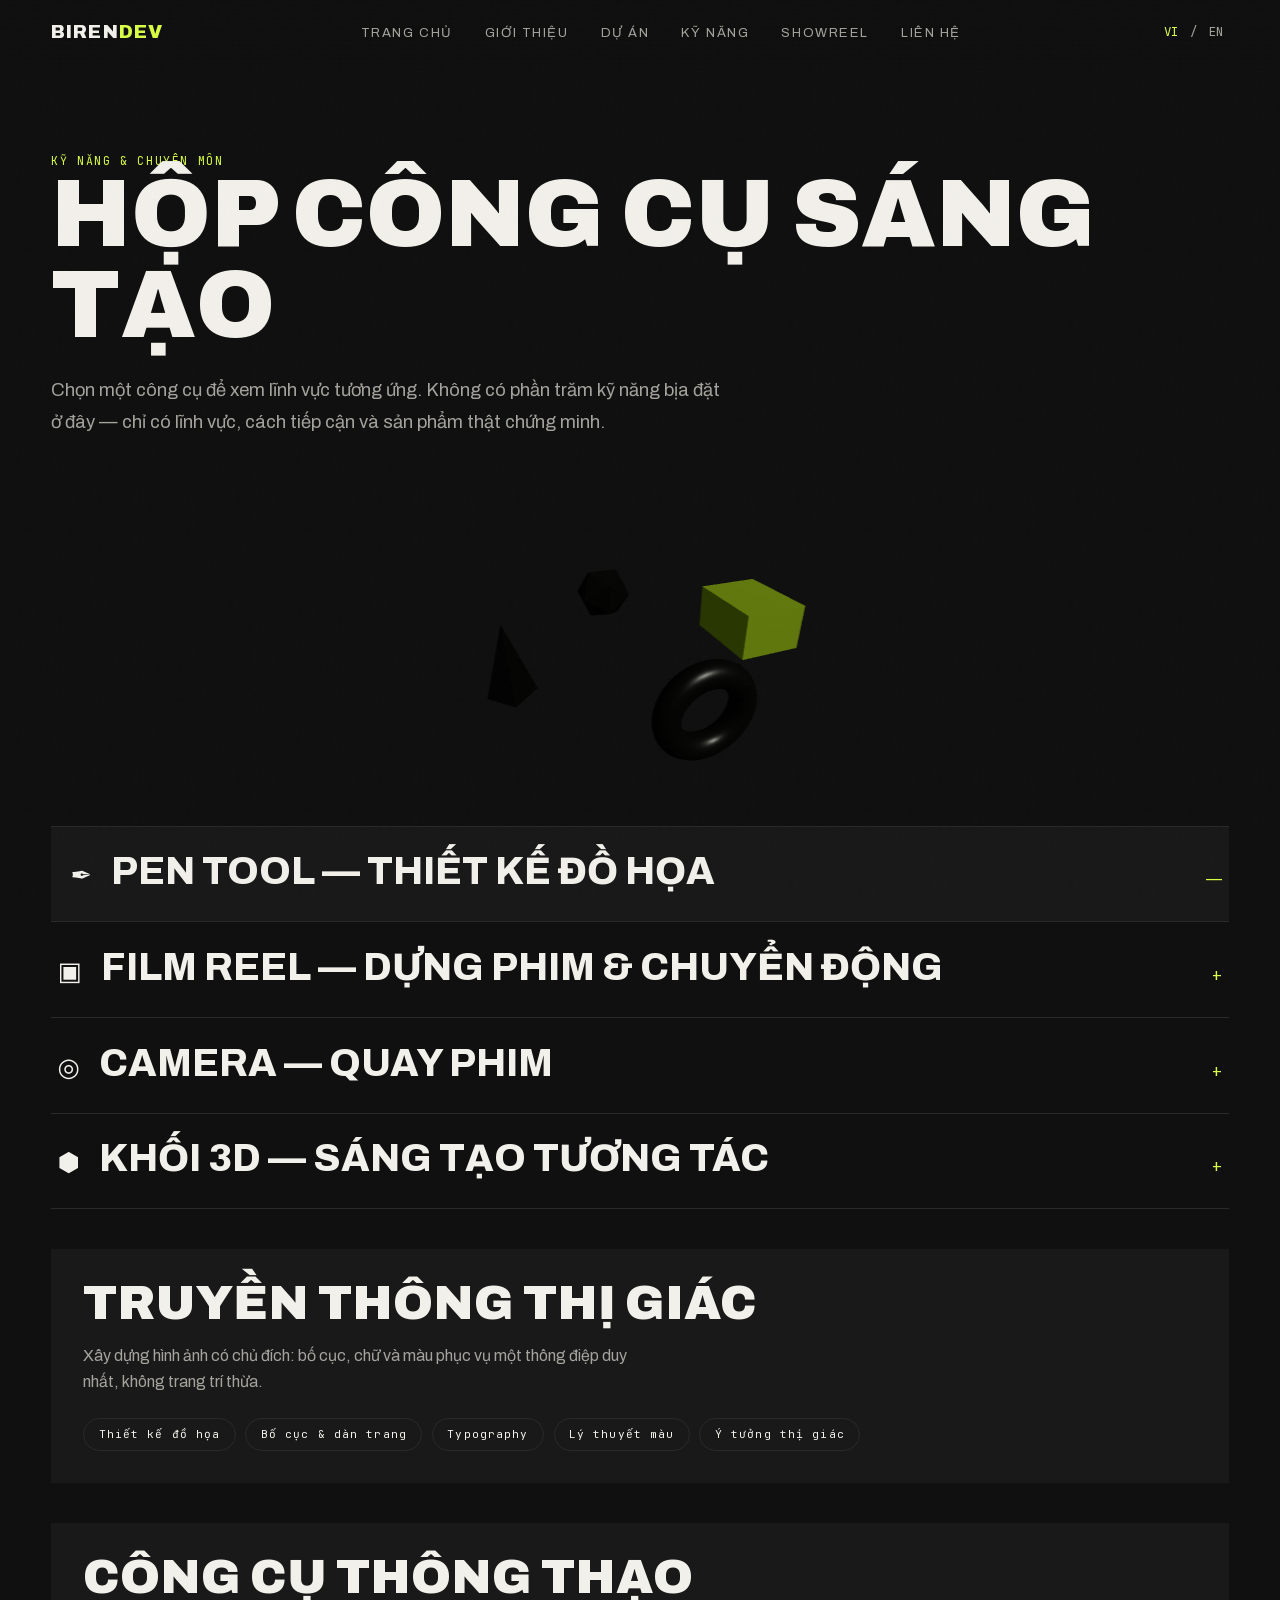
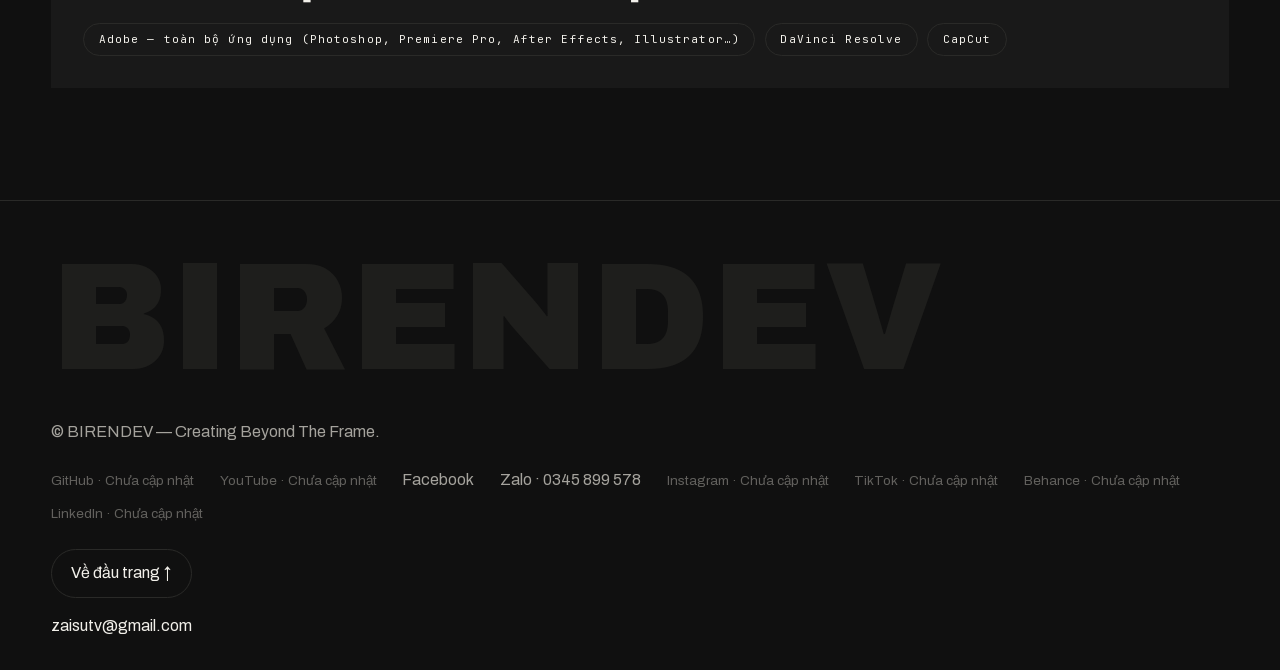
<file: skills/index.html>
<!DOCTYPE html><!--PdYuDJ_ZOJLULS1EdgIX6--><html lang="vi" class="__variable_4ed181 __variable_f02368"><head><meta charSet="utf-8"/><meta name="viewport" content="width=device-width, initial-scale=1"/><link rel="preload" href="/_next/static/media/1a4aa50920b5315c-s.p.woff2" as="font" crossorigin="" type="font/woff2"/><link rel="preload" href="/_next/static/media/558ca1a6aa3cb55e-s.p.woff2" as="font" crossorigin="" type="font/woff2"/><link rel="preload" href="/_next/static/media/b06b356f834173cc-s.p.woff2" as="font" crossorigin="" type="font/woff2"/><link rel="preload" href="/_next/static/media/ff71da380fbe67dd-s.p.woff2" as="font" crossorigin="" type="font/woff2"/><link rel="stylesheet" href="/_next/static/css/e8161d80dfb92938.css" data-precedence="next"/><link rel="preload" as="script" fetchPriority="low" href="/_next/static/chunks/webpack-c22c3672f0c83080.js"/><script src="/_next/static/chunks/4bd1b696-c023c6e3521b1417.js" async=""></script><script src="/_next/static/chunks/255-1f92380adbc6ec99.js" async=""></script><script src="/_next/static/chunks/main-app-a37f24d5b14831f7.js" async=""></script><script src="/_next/static/chunks/c15bf2b0-52e8419f34af26ab.js" async=""></script><script src="/_next/static/chunks/619-ba102abea3e3d0e4.js" async=""></script><script src="/_next/static/chunks/155-938c5752ff2bf1f6.js" async=""></script><script src="/_next/static/chunks/app/layout-c065a53669b556b9.js" async=""></script><script src="/_next/static/chunks/app/skills/page-cf630fdbf505a29e.js" async=""></script><meta name="next-size-adjust" content=""/><title>Kỹ năng — Skills | BIRENDEV</title><meta name="description" content="Hộp công cụ sáng tạo của BirenDev: truyền thông thị giác, đa phương tiện, camera &amp; ánh sáng, công nghệ. The BirenDev creative toolbox."/><link rel="canonical" href="https://example.com/skills/"/><meta property="og:title" content="BIRENDEV — Creating Beyond The Frame"/><meta property="og:description" content="Multimedia creative portfolio: visual design, video, interactive 3D, technology."/><meta property="og:image:type" content="image/png"/><meta property="og:image" content="https://example.com/opengraph-image?29d7bfeb2aa30a04"/><meta property="og:image:width" content="1200"/><meta property="og:image:height" content="630"/><meta property="og:type" content="website"/><meta name="twitter:card" content="summary_large_image"/><meta name="twitter:title" content="BIRENDEV — Creating Beyond The Frame"/><meta name="twitter:description" content="Multimedia creative portfolio: visual design, video, interactive 3D, technology."/><meta name="twitter:image:type" content="image/png"/><meta name="twitter:image" content="https://example.com/opengraph-image?29d7bfeb2aa30a04"/><meta name="twitter:image:width" content="1200"/><meta name="twitter:image:height" content="630"/><link rel="icon" href="/icon?98637bc87d0c295a" type="image/png" sizes="64x64"/><script src="/_next/static/chunks/polyfills-42372ed130431b0a.js" noModule=""></script></head><body><div hidden=""><!--$--><!--/$--></div><div aria-hidden="true" class="cursor-dot"></div><header class="nav"><a class="brand" aria-label="BirenDev — home" href="/">BIREN<span>DEV</span></a><nav class="nav-links" aria-label="Primary"><a class="" href="/">Trang chủ</a><a class="" href="/about/">Giới thiệu</a><a class="" href="/works/">Dự án</a><a class="" href="/skills/">Kỹ năng</a><a class="" href="/showreel/">Showreel</a><a class="" href="/contact/">Liên hệ</a></nav><div class="nav-right"><div class="lang-switch" role="group" aria-label="Language"><button type="button" class="on">VI</button><span aria-hidden="true">/</span><button type="button" class="">EN</button></div><button type="button" class="burger" aria-expanded="false" aria-label="Menu"><span></span><span></span></button></div></header><main><section class="page-head"><p class="mono accent">KỸ NĂNG &amp; CHUYÊN MÔN</p><h1 class="page-title" style="font-size:clamp(2.4rem,7.5vw,6.5rem)">HỘP CÔNG CỤ SÁNG TẠO</h1><p class="page-intro">Chọn một công cụ để xem lĩnh vực tương ứng. Không có phần trăm kỹ năng bịa đặt ở đây — chỉ có lĩnh vực, cách tiếp cận và sản phẩm thật chứng minh.</p></section><section class="wrap" style="padding-bottom:7rem;display:grid;gap:2.5rem"><div style="height:300px;position:relative" aria-hidden="true"><!--$!--><template data-dgst="BAILOUT_TO_CLIENT_SIDE_RENDERING"></template><!--/$--></div><div class="expertise-list" role="tablist" aria-label="Chọn một công cụ"><button role="tab" aria-selected="true" type="button" class="expertise-item on"><span style="font-size:1.6rem" aria-hidden="true">✒</span><span class="e-title" style="font-size:clamp(1.3rem,3.4vw,2.4rem)">Pen Tool — Thiết kế đồ họa</span><span class="accent">—</span></button><button role="tab" aria-selected="false" type="button" class="expertise-item "><span style="font-size:1.6rem" aria-hidden="true">▣</span><span class="e-title" style="font-size:clamp(1.3rem,3.4vw,2.4rem)">Film Reel — Dựng phim &amp; chuyển động</span><span class="accent">+</span></button><button role="tab" aria-selected="false" type="button" class="expertise-item "><span style="font-size:1.6rem" aria-hidden="true">◎</span><span class="e-title" style="font-size:clamp(1.3rem,3.4vw,2.4rem)">Camera — Quay phim</span><span class="accent">+</span></button><button role="tab" aria-selected="false" type="button" class="expertise-item "><span style="font-size:1.6rem" aria-hidden="true">⬢</span><span class="e-title" style="font-size:clamp(1.3rem,3.4vw,2.4rem)">Khối 3D — Sáng tạo tương tác</span><span class="accent">+</span></button></div><article style="background:#191919;padding:2rem"><h2 class="work-title" style="font-size:clamp(1.6rem,4vw,3rem)">TRUYỀN THÔNG THỊ GIÁC</h2><p class="work-summary" style="margin-top:1rem;max-width:64ch">Xây dựng hình ảnh có chủ đích: bố cục, chữ và màu phục vụ một thông điệp duy nhất, không trang trí thừa.</p><div class="tags" style="margin-top:1.4rem"><span>Thiết kế đồ họa</span><span>Bố cục &amp; dàn trang</span><span>Typography</span><span>Lý thuyết màu</span><span>Ý tưởng thị giác</span></div></article><article style="background:#191919;padding:2rem"><h2 class="work-title" style="font-size:clamp(1.6rem,4vw,3rem)">CÔNG CỤ THÔNG THẠO</h2><div class="tags" style="margin-top:1.4rem"><span>Adobe — toàn bộ ứng dụng (Photoshop, Premiere Pro, After Effects, Illustrator…)</span><span>DaVinci Resolve</span><span>CapCut</span></div></article></section><!--$--><!--/$--></main><footer class="footer"><div class="footer-brand">BIRENDEV</div><div class="footer-row"><p>© BIRENDEV — Creating Beyond The Frame.</p><ul class="footer-socials"><li><span class="not-set">GitHub<!-- --> · <!-- -->Chưa cập nhật</span></li><li><span class="not-set">YouTube<!-- --> · <!-- -->Chưa cập nhật</span></li><li><a href="https://www.facebook.com/vthienbhat/" target="_blank" rel="noreferrer">Facebook</a></li><li><a href="https://zalo.me/0345899578" target="_blank" rel="noreferrer">Zalo · 0345 899 578</a></li><li><span class="not-set">Instagram<!-- --> · <!-- -->Chưa cập nhật</span></li><li><span class="not-set">TikTok<!-- --> · <!-- -->Chưa cập nhật</span></li><li><span class="not-set">Behance<!-- --> · <!-- -->Chưa cập nhật</span></li><li><span class="not-set">LinkedIn<!-- --> · <!-- -->Chưa cập nhật</span></li></ul><button type="button" class="to-top">Về đầu trang<!-- --> ↑</button></div><p class="footer-mail"><a href="mailto:zaisutv@gmail.com">zaisutv@gmail.com</a></p></footer><script src="/_next/static/chunks/webpack-c22c3672f0c83080.js" id="_R_" async=""></script><script>(self.__next_f=self.__next_f||[]).push([0])</script><script>self.__next_f.push([1,"1:\"$Sreact.fragment\"\n2:I[6689,[\"592\",\"static/chunks/c15bf2b0-52e8419f34af26ab.js\",\"619\",\"static/chunks/619-ba102abea3e3d0e4.js\",\"155\",\"static/chunks/155-938c5752ff2bf1f6.js\",\"177\",\"static/chunks/app/layout-c065a53669b556b9.js\"],\"LanguageProvider\"]\n3:I[8360,[\"592\",\"static/chunks/c15bf2b0-52e8419f34af26ab.js\",\"619\",\"static/chunks/619-ba102abea3e3d0e4.js\",\"155\",\"static/chunks/155-938c5752ff2bf1f6.js\",\"177\",\"static/chunks/app/layout-c065a53669b556b9.js\"],\"default\"]\n4:I[8687,[\"592\",\"static/chunks/c15bf2b0-52e8419f34af26ab.js\",\"619\",\"static/chunks/619-ba102abea3e3d0e4.js\",\"155\",\"static/chunks/155-938c5752ff2bf1f6.js\",\"177\",\"static/chunks/app/layout-c065a53669b556b9.js\"],\"default\"]\n5:I[8647,[\"592\",\"static/chunks/c15bf2b0-52e8419f34af26ab.js\",\"619\",\"static/chunks/619-ba102abea3e3d0e4.js\",\"155\",\"static/chunks/155-938c5752ff2bf1f6.js\",\"177\",\"static/chunks/app/layout-c065a53669b556b9.js\"],\"default\"]\n6:I[4420,[\"592\",\"static/chunks/c15bf2b0-52e8419f34af26ab.js\",\"619\",\"static/chunks/619-ba102abea3e3d0e4.js\",\"155\",\"static/chunks/155-938c5752ff2bf1f6.js\",\"177\",\"static/chunks/app/layout-c065a53669b556b9.js\"],\"default\"]\n7:I[9766,[],\"\"]\n8:I[8924,[],\"\"]\n9:I[8455,[\"592\",\"static/chunks/c15bf2b0-52e8419f34af26ab.js\",\"619\",\"static/chunks/619-ba102abea3e3d0e4.js\",\"155\",\"static/chunks/155-938c5752ff2bf1f6.js\",\"177\",\"static/chunks/app/layout-c065a53669b556b9.js\"],\"default\"]\na:I[1752,[\"501\",\"static/chunks/app/skills/page-cf630fdbf505a29e.js\"],\"default\"]\nb:I[4431,[],\"OutletBoundary\"]\nd:I[5278,[],\"AsyncMetadataOutlet\"]\nf:I[4431,[],\"ViewportBoundary\"]\n11:I[4431,[],\"MetadataBoundary\"]\n12:\"$Sreact.suspense\"\n14:I[7150,[],\"\"]\n:HL[\"/_next/static/media/1a4aa50920b5315c-s.p.woff2\",\"font\",{\"crossOrigin\":\"\",\"type\":\"font/woff2\"}]\n:HL[\"/_next/static/media/558ca1a6aa3cb55e-s.p.woff2\",\"font\",{\"crossOrigin\":\"\",\"type\":\"font/woff2\"}]\n:HL[\"/_next/static/media/b06b356f834173cc-s.p.woff2\",\"font\",{\"crossOrigin\":\"\",\"type\":\"font/woff2\"}]\n:HL[\"/_next/static/media/ff71da380fbe67dd-s.p.woff2\",\"font\",{\"crossOrigin\":\"\",\"type\":\"font/woff2\"}]\n:HL[\"/_next/static/css/e8161d"])</script><script>self.__next_f.push([1,"80dfb92938.css\",\"style\"]\n"])</script><script>self.__next_f.push([1,"0:{\"P\":null,\"b\":\"PdYuDJ-ZOJLULS1EdgIX6\",\"p\":\"\",\"c\":[\"\",\"skills\",\"\"],\"i\":false,\"f\":[[[\"\",{\"children\":[\"skills\",{\"children\":[\"__PAGE__\",{}]}]},\"$undefined\",\"$undefined\",true],[\"\",[\"$\",\"$1\",\"c\",{\"children\":[[[\"$\",\"link\",\"0\",{\"rel\":\"stylesheet\",\"href\":\"/_next/static/css/e8161d80dfb92938.css\",\"precedence\":\"next\",\"crossOrigin\":\"$undefined\",\"nonce\":\"$undefined\"}]],[\"$\",\"html\",null,{\"lang\":\"vi\",\"className\":\"__variable_4ed181 __variable_f02368\",\"children\":[\"$\",\"body\",null,{\"children\":[\"$\",\"$L2\",null,{\"children\":[[\"$\",\"$L3\",null,{}],[\"$\",\"$L4\",null,{}],[\"$\",\"$L5\",null,{}],[\"$\",\"$L6\",null,{}],[\"$\",\"main\",null,{\"children\":[\"$\",\"$L7\",null,{\"parallelRouterKey\":\"children\",\"error\":\"$undefined\",\"errorStyles\":\"$undefined\",\"errorScripts\":\"$undefined\",\"template\":[\"$\",\"$L8\",null,{}],\"templateStyles\":\"$undefined\",\"templateScripts\":\"$undefined\",\"notFound\":[[[\"$\",\"title\",null,{\"children\":\"404: This page could not be found.\"}],[\"$\",\"div\",null,{\"style\":{\"fontFamily\":\"system-ui,\\\"Segoe UI\\\",Roboto,Helvetica,Arial,sans-serif,\\\"Apple Color Emoji\\\",\\\"Segoe UI Emoji\\\"\",\"height\":\"100vh\",\"textAlign\":\"center\",\"display\":\"flex\",\"flexDirection\":\"column\",\"alignItems\":\"center\",\"justifyContent\":\"center\"},\"children\":[\"$\",\"div\",null,{\"children\":[[\"$\",\"style\",null,{\"dangerouslySetInnerHTML\":{\"__html\":\"body{color:#000;background:#fff;margin:0}.next-error-h1{border-right:1px solid rgba(0,0,0,.3)}@media (prefers-color-scheme:dark){body{color:#fff;background:#000}.next-error-h1{border-right:1px solid rgba(255,255,255,.3)}}\"}}],[\"$\",\"h1\",null,{\"className\":\"next-error-h1\",\"style\":{\"display\":\"inline-block\",\"margin\":\"0 20px 0 0\",\"padding\":\"0 23px 0 0\",\"fontSize\":24,\"fontWeight\":500,\"verticalAlign\":\"top\",\"lineHeight\":\"49px\"},\"children\":404}],[\"$\",\"div\",null,{\"style\":{\"display\":\"inline-block\"},\"children\":[\"$\",\"h2\",null,{\"style\":{\"fontSize\":14,\"fontWeight\":400,\"lineHeight\":\"49px\",\"margin\":0},\"children\":\"This page could not be found.\"}]}]]}]}]],[]],\"forbidden\":\"$undefined\",\"unauthorized\":\"$undefined\"}]}],[\"$\",\"$L9\",null,{}]]}]}]}]]}],{\"children\":[\"skills\",[\"$\",\"$1\",\"c\",{\"children\":[null,[\"$\",\"$L7\",null,{\"parallelRouterKey\":\"children\",\"error\":\"$undefined\",\"errorStyles\":\"$undefined\",\"errorScripts\":\"$undefined\",\"template\":[\"$\",\"$L8\",null,{}],\"templateStyles\":\"$undefined\",\"templateScripts\":\"$undefined\",\"notFound\":\"$undefined\",\"forbidden\":\"$undefined\",\"unauthorized\":\"$undefined\"}]]}],{\"children\":[\"__PAGE__\",[\"$\",\"$1\",\"c\",{\"children\":[[\"$\",\"$La\",null,{}],null,[\"$\",\"$Lb\",null,{\"children\":[\"$Lc\",[\"$\",\"$Ld\",null,{\"promise\":\"$@e\"}]]}]]}],{},null,false]},null,false]},null,false],[\"$\",\"$1\",\"h\",{\"children\":[null,[[\"$\",\"$Lf\",null,{\"children\":\"$L10\"}],[\"$\",\"meta\",null,{\"name\":\"next-size-adjust\",\"content\":\"\"}]],[\"$\",\"$L11\",null,{\"children\":[\"$\",\"div\",null,{\"hidden\":true,\"children\":[\"$\",\"$12\",null,{\"fallback\":null,\"children\":\"$L13\"}]}]}]]}],false]],\"m\":\"$undefined\",\"G\":[\"$14\",[]],\"s\":false,\"S\":true}\n"])</script><script>self.__next_f.push([1,"10:[[\"$\",\"meta\",\"0\",{\"charSet\":\"utf-8\"}],[\"$\",\"meta\",\"1\",{\"name\":\"viewport\",\"content\":\"width=device-width, initial-scale=1\"}]]\nc:null\n"])</script><script>self.__next_f.push([1,"15:I[622,[],\"IconMark\"]\n"])</script><script>self.__next_f.push([1,"e:{\"metadata\":[[\"$\",\"title\",\"0\",{\"children\":\"Kỹ năng — Skills | BIRENDEV\"}],[\"$\",\"meta\",\"1\",{\"name\":\"description\",\"content\":\"Hộp công cụ sáng tạo của BirenDev: truyền thông thị giác, đa phương tiện, camera \u0026 ánh sáng, công nghệ. The BirenDev creative toolbox.\"}],[\"$\",\"link\",\"2\",{\"rel\":\"canonical\",\"href\":\"https://example.com/skills/\"}],[\"$\",\"meta\",\"3\",{\"property\":\"og:title\",\"content\":\"BIRENDEV — Creating Beyond The Frame\"}],[\"$\",\"meta\",\"4\",{\"property\":\"og:description\",\"content\":\"Multimedia creative portfolio: visual design, video, interactive 3D, technology.\"}],[\"$\",\"meta\",\"5\",{\"property\":\"og:image:type\",\"content\":\"image/png\"}],[\"$\",\"meta\",\"6\",{\"property\":\"og:image\",\"content\":\"https://example.com/opengraph-image?29d7bfeb2aa30a04\"}],[\"$\",\"meta\",\"7\",{\"property\":\"og:image:width\",\"content\":\"1200\"}],[\"$\",\"meta\",\"8\",{\"property\":\"og:image:height\",\"content\":\"630\"}],[\"$\",\"meta\",\"9\",{\"property\":\"og:type\",\"content\":\"website\"}],[\"$\",\"meta\",\"10\",{\"name\":\"twitter:card\",\"content\":\"summary_large_image\"}],[\"$\",\"meta\",\"11\",{\"name\":\"twitter:title\",\"content\":\"BIRENDEV — Creating Beyond The Frame\"}],[\"$\",\"meta\",\"12\",{\"name\":\"twitter:description\",\"content\":\"Multimedia creative portfolio: visual design, video, interactive 3D, technology.\"}],[\"$\",\"meta\",\"13\",{\"name\":\"twitter:image:type\",\"content\":\"image/png\"}],[\"$\",\"meta\",\"14\",{\"name\":\"twitter:image\",\"content\":\"https://example.com/opengraph-image?29d7bfeb2aa30a04\"}],[\"$\",\"meta\",\"15\",{\"name\":\"twitter:image:width\",\"content\":\"1200\"}],[\"$\",\"meta\",\"16\",{\"name\":\"twitter:image:height\",\"content\":\"630\"}],[\"$\",\"link\",\"17\",{\"rel\":\"icon\",\"href\":\"/icon?98637bc87d0c295a\",\"alt\":\"$undefined\",\"type\":\"image/png\",\"sizes\":\"64x64\"}],[\"$\",\"$L15\",\"18\",{}]],\"error\":null,\"digest\":\"$undefined\"}\n"])</script><script>self.__next_f.push([1,"13:\"$e:metadata\"\n"])</script></body></html>
</file>
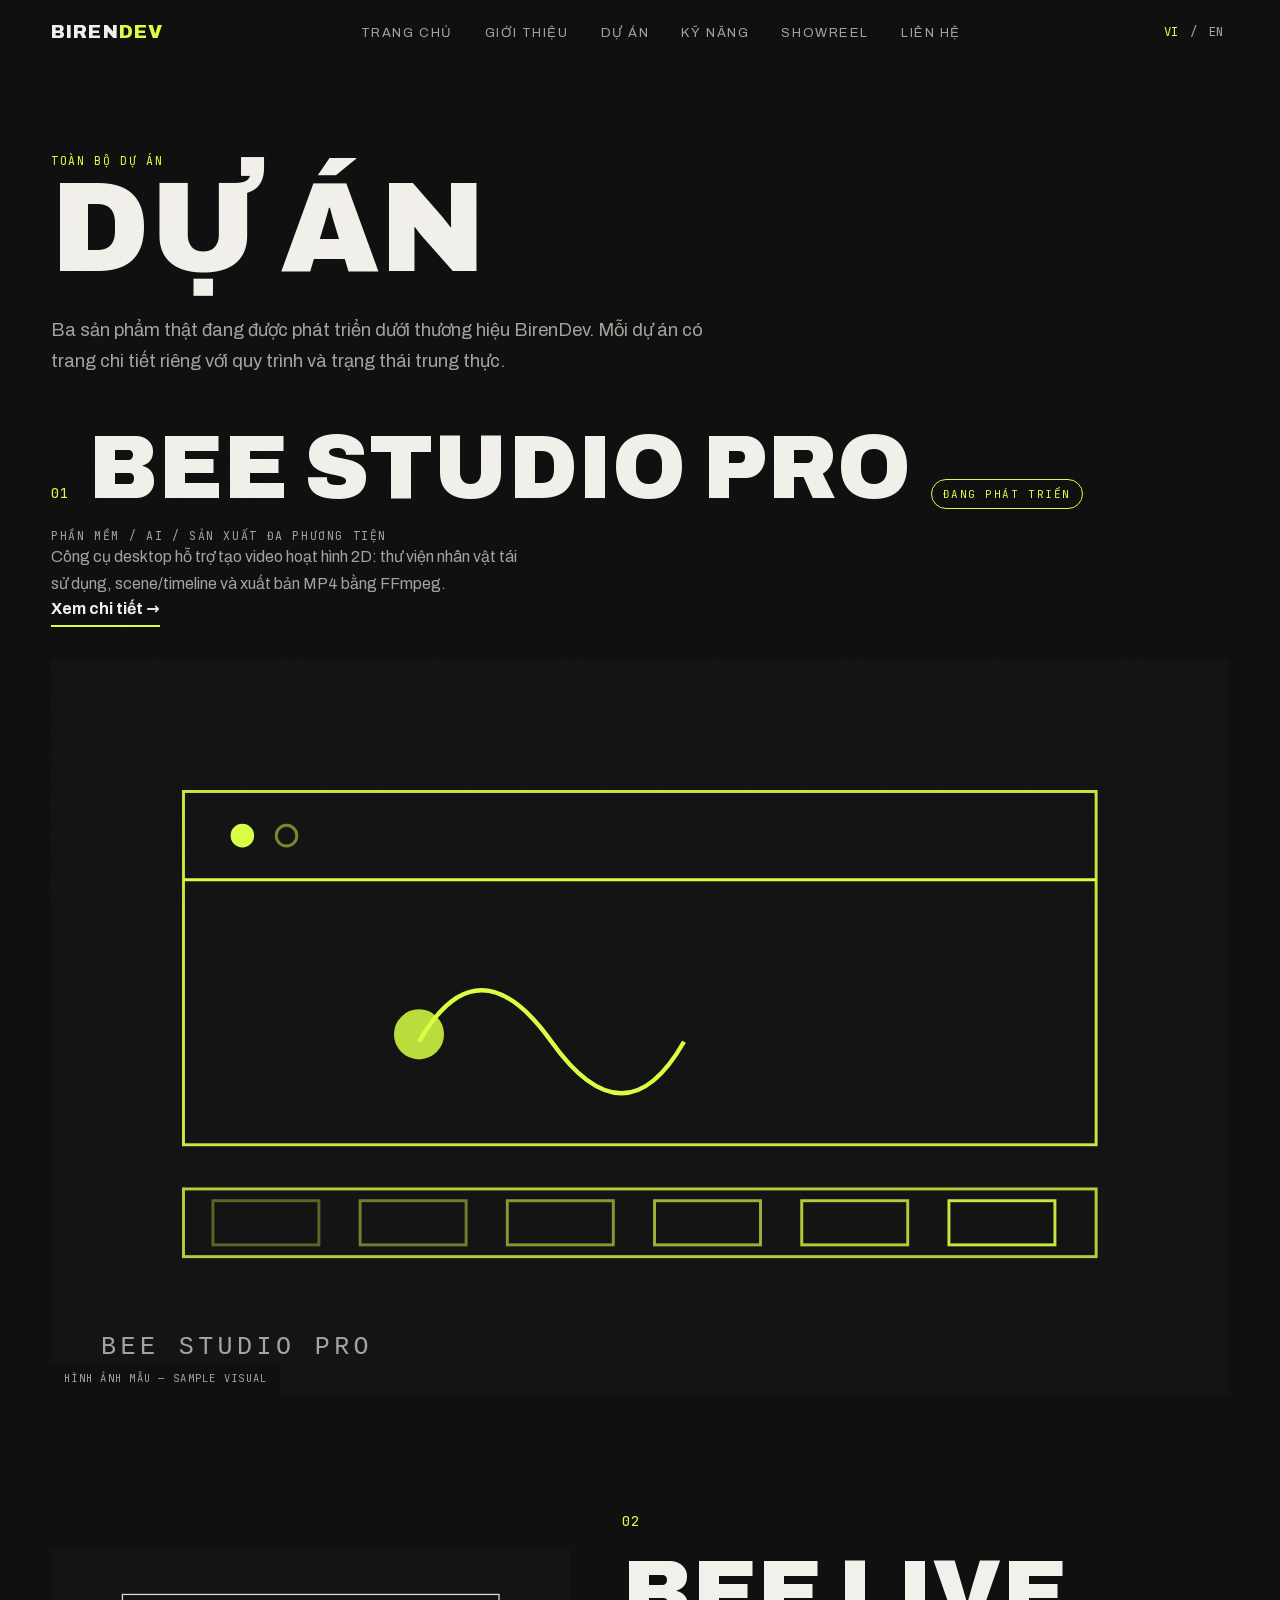
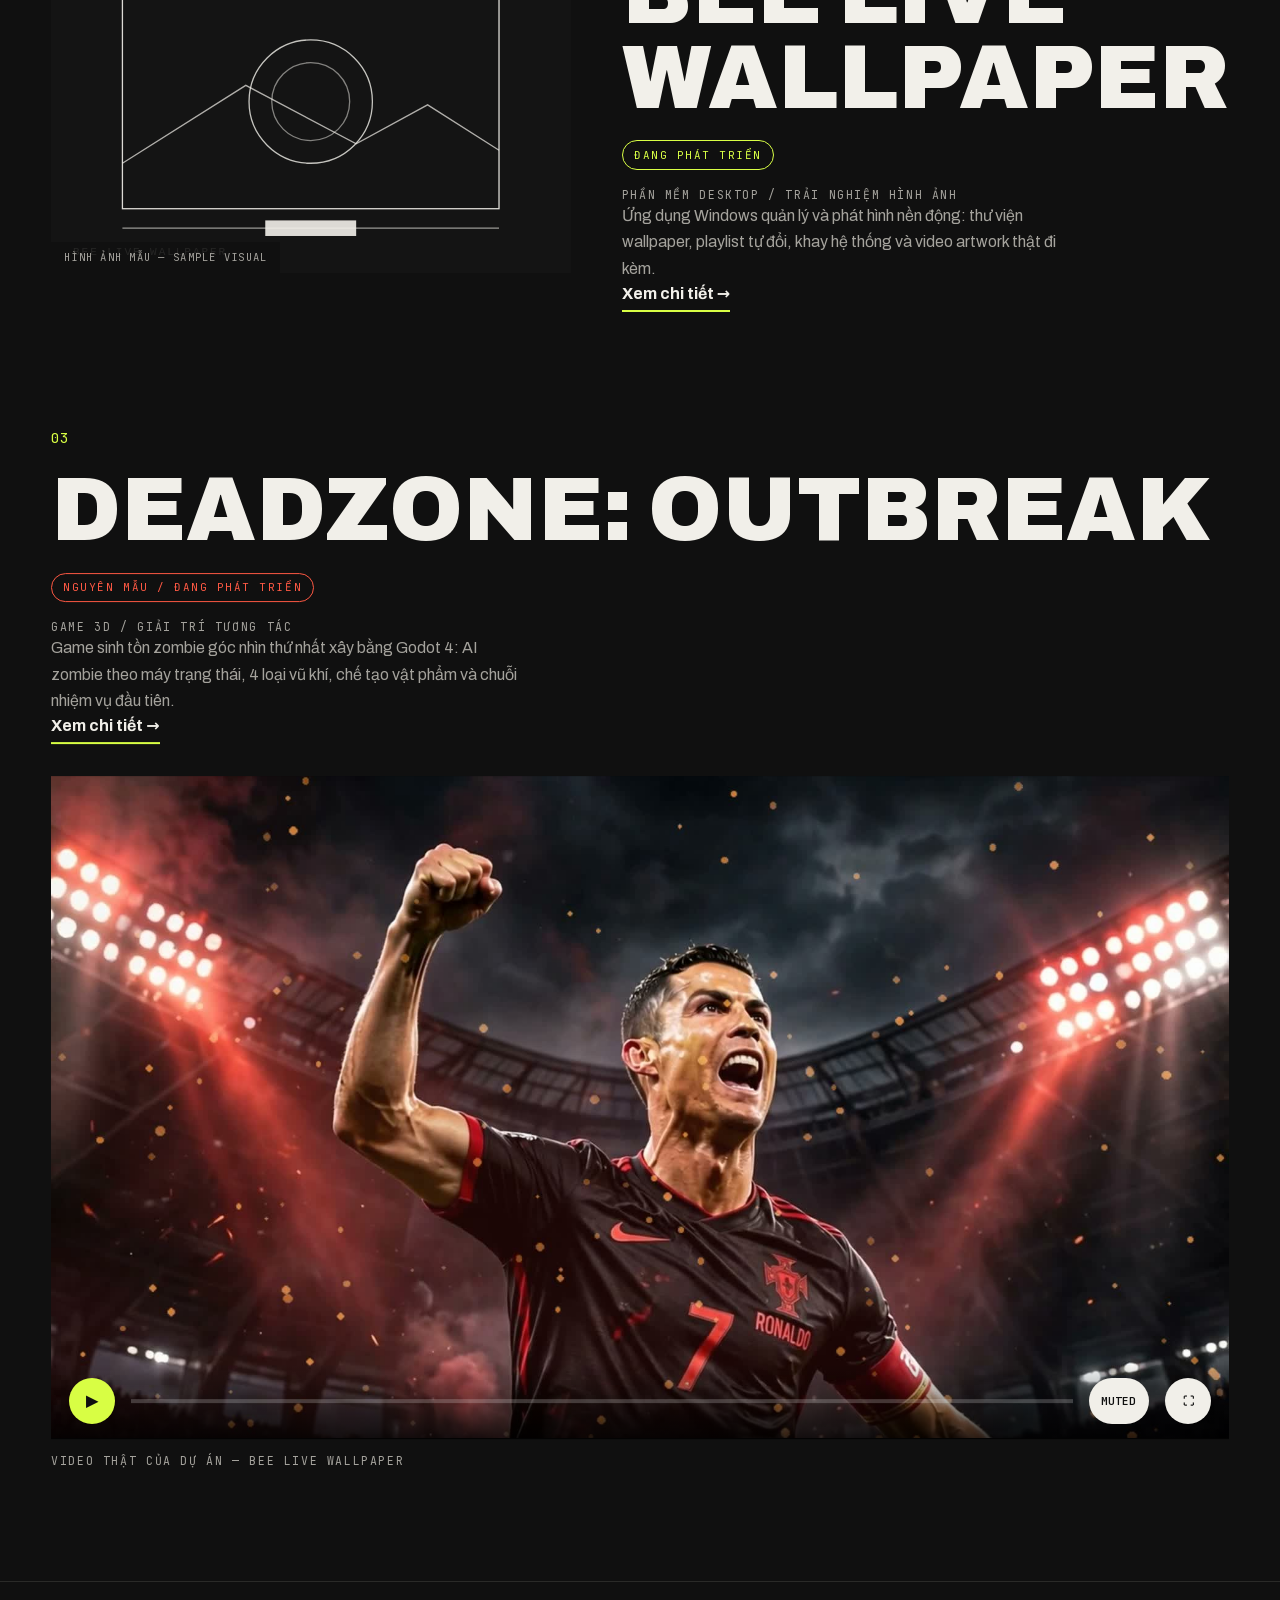
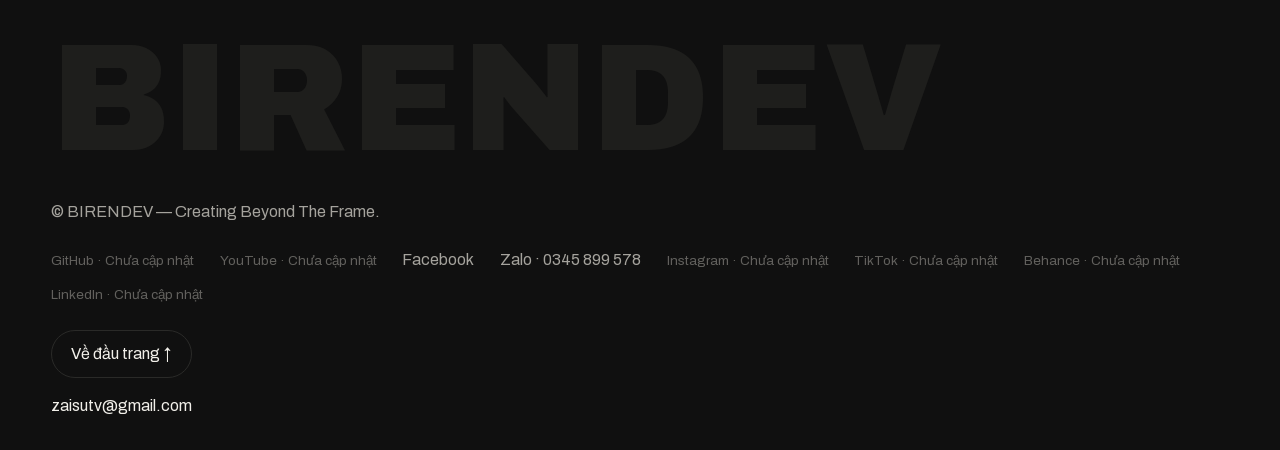
<file: works/index.html>
<!DOCTYPE html><!--PdYuDJ_ZOJLULS1EdgIX6--><html lang="vi" class="__variable_4ed181 __variable_f02368"><head><meta charSet="utf-8"/><meta name="viewport" content="width=device-width, initial-scale=1"/><link rel="preload" href="/_next/static/media/1a4aa50920b5315c-s.p.woff2" as="font" crossorigin="" type="font/woff2"/><link rel="preload" href="/_next/static/media/558ca1a6aa3cb55e-s.p.woff2" as="font" crossorigin="" type="font/woff2"/><link rel="preload" href="/_next/static/media/b06b356f834173cc-s.p.woff2" as="font" crossorigin="" type="font/woff2"/><link rel="preload" href="/_next/static/media/ff71da380fbe67dd-s.p.woff2" as="font" crossorigin="" type="font/woff2"/><link rel="stylesheet" href="/_next/static/css/e8161d80dfb92938.css" data-precedence="next"/><link rel="preload" as="script" fetchPriority="low" href="/_next/static/chunks/webpack-c22c3672f0c83080.js"/><script src="/_next/static/chunks/4bd1b696-c023c6e3521b1417.js" async=""></script><script src="/_next/static/chunks/255-1f92380adbc6ec99.js" async=""></script><script src="/_next/static/chunks/main-app-a37f24d5b14831f7.js" async=""></script><script src="/_next/static/chunks/c15bf2b0-52e8419f34af26ab.js" async=""></script><script src="/_next/static/chunks/619-ba102abea3e3d0e4.js" async=""></script><script src="/_next/static/chunks/155-938c5752ff2bf1f6.js" async=""></script><script src="/_next/static/chunks/app/layout-c065a53669b556b9.js" async=""></script><script src="/_next/static/chunks/537-d2dda5258e362f39.js" async=""></script><script src="/_next/static/chunks/212-84feb80d461960a0.js" async=""></script><script src="/_next/static/chunks/app/works/page-298a44d79610b484.js" async=""></script><meta name="next-size-adjust" content=""/><title>Dự án — Works | BIRENDEV</title><meta name="description" content="Các dự án thật của BirenDev: Bee Studio Pro, Bee Live Wallpaper, Deadzone: Outbreak. Real BirenDev projects in development."/><link rel="canonical" href="https://example.com/works/"/><meta property="og:title" content="BIRENDEV — Creating Beyond The Frame"/><meta property="og:description" content="Multimedia creative portfolio: visual design, video, interactive 3D, technology."/><meta property="og:image:type" content="image/png"/><meta property="og:image" content="https://example.com/opengraph-image?29d7bfeb2aa30a04"/><meta property="og:image:width" content="1200"/><meta property="og:image:height" content="630"/><meta property="og:type" content="website"/><meta name="twitter:card" content="summary_large_image"/><meta name="twitter:title" content="BIRENDEV — Creating Beyond The Frame"/><meta name="twitter:description" content="Multimedia creative portfolio: visual design, video, interactive 3D, technology."/><meta name="twitter:image:type" content="image/png"/><meta name="twitter:image" content="https://example.com/opengraph-image?29d7bfeb2aa30a04"/><meta name="twitter:image:width" content="1200"/><meta name="twitter:image:height" content="630"/><link rel="icon" href="/icon?98637bc87d0c295a" type="image/png" sizes="64x64"/><script src="/_next/static/chunks/polyfills-42372ed130431b0a.js" noModule=""></script></head><body><div hidden=""><!--$--><!--/$--></div><div aria-hidden="true" class="cursor-dot"></div><header class="nav"><a class="brand" aria-label="BirenDev — home" href="/">BIREN<span>DEV</span></a><nav class="nav-links" aria-label="Primary"><a class="" href="/">Trang chủ</a><a class="" href="/about/">Giới thiệu</a><a class="" href="/works/">Dự án</a><a class="" href="/skills/">Kỹ năng</a><a class="" href="/showreel/">Showreel</a><a class="" href="/contact/">Liên hệ</a></nav><div class="nav-right"><div class="lang-switch" role="group" aria-label="Language"><button type="button" class="on">VI</button><span aria-hidden="true">/</span><button type="button" class="">EN</button></div><button type="button" class="burger" aria-expanded="false" aria-label="Menu"><span></span><span></span></button></div></header><main><section class="page-head"><p class="mono accent">TOÀN BỘ DỰ ÁN</p><h1 class="page-title">DỰ ÁN</h1><p class="page-intro">Ba sản phẩm thật đang được phát triển dưới thương hiệu BirenDev. Mỗi dự án có trang chi tiết riêng với quy trình và trạng thái trung thực.</p></section><section class="wrap" style="padding-bottom:7rem"><div class="works-list"><div data-reveal="true"><article class="work-block layout-full"><div class="work-text"><div class="work-head"><span class="work-index">01</span><h3 class="work-title">BEE STUDIO PRO</h3><span class="status-chip ">Đang phát triển</span></div><p class="mono" style="margin-top:1rem">Phần mềm / AI / Sản xuất đa phương tiện</p><p class="work-summary">Công cụ desktop hỗ trợ tạo video hoạt hình 2D: thư viện nhân vật tái sử dụng, scene/timeline và xuất bản MP4 bằng FFmpeg.</p><a class="work-link" href="/works/bee-studio-pro/">Xem chi tiết<!-- --> →</a></div><a aria-label="BEE STUDIO PRO" href="/works/bee-studio-pro/"><figure class="project-visual" role="img" aria-label="BEE STUDIO PRO — Hình ảnh mẫu — Sample visual"><svg viewBox="0 0 800 500" preserveAspectRatio="xMidYMid slice" aria-hidden="true"><rect width="800" height="500" fill="#141414"></rect><g stroke="#D9FF45" fill="none" stroke-width="2"><rect x="90" y="90" width="620" height="240" opacity=".9"></rect><line x1="90" y1="150" x2="710" y2="150"></line><circle cx="130" cy="120" r="7" fill="#D9FF45"></circle><circle cx="160" cy="120" r="7" opacity=".5"></circle><rect x="90" y="360" width="620" height="46" opacity=".8"></rect><rect x="110" y="368" width="72" height="30" opacity="0.35"></rect><rect x="210" y="368" width="72" height="30" opacity="0.45999999999999996"></rect><rect x="310" y="368" width="72" height="30" opacity="0.57"></rect><rect x="410" y="368" width="72" height="30" opacity="0.6799999999999999"></rect><rect x="510" y="368" width="72" height="30" opacity="0.79"></rect><rect x="610" y="368" width="72" height="30" opacity="0.9"></rect><path d="M250 260 q40-70 90 0 q50 70 90 0" stroke-width="3"></path><circle cx="250" cy="255" r="16" fill="#D9FF45" opacity=".85"></circle></g><text x="34" y="472" fill="#A5A39D" font-size="17" font-family="monospace" letter-spacing="3">BEE STUDIO PRO</text></svg><figcaption>Hình ảnh mẫu — Sample visual</figcaption></figure></a></article></div><div data-reveal="true"><article class="work-block layout-split"><div class="work-text"><div class="work-text"><div class="work-head"><span class="work-index">02</span><h3 class="work-title">BEE LIVE WALLPAPER</h3><span class="status-chip ">Đang phát triển</span></div><p class="mono" style="margin-top:1rem">Phần mềm desktop / Trải nghiệm hình ảnh</p><p class="work-summary">Ứng dụng Windows quản lý và phát hình nền động: thư viện wallpaper, playlist tự đổi, khay hệ thống và video artwork thật đi kèm.</p><a class="work-link" href="/works/bee-live-wallpaper/">Xem chi tiết<!-- --> →</a></div></div><a aria-label="BEE LIVE WALLPAPER" href="/works/bee-live-wallpaper/"><figure class="project-visual" role="img" aria-label="BEE LIVE WALLPAPER — Hình ảnh mẫu — Sample visual"><svg viewBox="0 0 800 500" preserveAspectRatio="xMidYMid slice" aria-hidden="true"><rect width="800" height="500" fill="#141414"></rect><g fill="none" stroke="#F2F0EA" stroke-width="2"><rect x="110" y="70" width="580" height="330" opacity=".9"></rect><circle cx="400" cy="235" r="95" opacity=".8"></circle><circle cx="400" cy="235" r="60" opacity=".5"></circle><path d="M110 330 L300 210 L470 300 L580 240 L690 310" opacity=".7"></path><line x1="110" y1="430" x2="690" y2="430" opacity=".6"></line><rect x="330" y="418" width="140" height="24" fill="#F2F0EA" opacity=".9" stroke="none"></rect></g><text x="34" y="472" fill="#A5A39D" font-size="17" font-family="monospace" letter-spacing="3">BEE LIVE WALLPAPER</text></svg><figcaption>Hình ảnh mẫu — Sample visual</figcaption></figure></a></article></div><div data-reveal="true"><article class="work-block layout-video"><div class="work-text"><div class="work-head"><span class="work-index">03</span><h3 class="work-title">DEADZONE: OUTBREAK</h3><span class="status-chip proto">Nguyên mẫu / Đang phát triển</span></div><p class="mono" style="margin-top:1rem">Game 3D / Giải trí tương tác</p><p class="work-summary">Game sinh tồn zombie góc nhìn thứ nhất xây bằng Godot 4: AI zombie theo máy trạng thái, 4 loại vũ khí, chế tạo vật phẩm và chuỗi nhiệm vụ đầu tiên.</p><a class="work-link" href="/works/deadzone-outbreak/">Xem chi tiết<!-- --> →</a></div><div class="reel-wrap"><video class="reel-video" poster="/images/showreel-poster.jpg" preload="none" muted="" loop="" playsInline="" aria-label="Bee Live Wallpaper — CR7 video artwork"><source src="/videos/bee-live-wallpaper-cr7.mp4" type="video/mp4"/></video><div class="reel-controls"><button type="button" aria-label="Phát" class="reel-btn reel-play">▶</button><div class="reel-track" aria-hidden="true"><span style="width:0%"></span></div><button type="button" class="reel-btn" aria-label="Bật tiếng">MUTED</button><button type="button" class="reel-btn" aria-label="Toàn màn hình">⛶</button></div></div><p class="mono" style="margin-top:.8rem">Video thật của dự án<!-- --> — Bee Live Wallpaper</p></article></div></div></section><!--$--><!--/$--></main><footer class="footer"><div class="footer-brand">BIRENDEV</div><div class="footer-row"><p>© BIRENDEV — Creating Beyond The Frame.</p><ul class="footer-socials"><li><span class="not-set">GitHub<!-- --> · <!-- -->Chưa cập nhật</span></li><li><span class="not-set">YouTube<!-- --> · <!-- -->Chưa cập nhật</span></li><li><a href="https://www.facebook.com/vthienbhat/" target="_blank" rel="noreferrer">Facebook</a></li><li><a href="https://zalo.me/0345899578" target="_blank" rel="noreferrer">Zalo · 0345 899 578</a></li><li><span class="not-set">Instagram<!-- --> · <!-- -->Chưa cập nhật</span></li><li><span class="not-set">TikTok<!-- --> · <!-- -->Chưa cập nhật</span></li><li><span class="not-set">Behance<!-- --> · <!-- -->Chưa cập nhật</span></li><li><span class="not-set">LinkedIn<!-- --> · <!-- -->Chưa cập nhật</span></li></ul><button type="button" class="to-top">Về đầu trang<!-- --> ↑</button></div><p class="footer-mail"><a href="mailto:zaisutv@gmail.com">zaisutv@gmail.com</a></p></footer><script src="/_next/static/chunks/webpack-c22c3672f0c83080.js" id="_R_" async=""></script><script>(self.__next_f=self.__next_f||[]).push([0])</script><script>self.__next_f.push([1,"1:\"$Sreact.fragment\"\n2:I[6689,[\"592\",\"static/chunks/c15bf2b0-52e8419f34af26ab.js\",\"619\",\"static/chunks/619-ba102abea3e3d0e4.js\",\"155\",\"static/chunks/155-938c5752ff2bf1f6.js\",\"177\",\"static/chunks/app/layout-c065a53669b556b9.js\"],\"LanguageProvider\"]\n3:I[8360,[\"592\",\"static/chunks/c15bf2b0-52e8419f34af26ab.js\",\"619\",\"static/chunks/619-ba102abea3e3d0e4.js\",\"155\",\"static/chunks/155-938c5752ff2bf1f6.js\",\"177\",\"static/chunks/app/layout-c065a53669b556b9.js\"],\"default\"]\n4:I[8687,[\"592\",\"static/chunks/c15bf2b0-52e8419f34af26ab.js\",\"619\",\"static/chunks/619-ba102abea3e3d0e4.js\",\"155\",\"static/chunks/155-938c5752ff2bf1f6.js\",\"177\",\"static/chunks/app/layout-c065a53669b556b9.js\"],\"default\"]\n5:I[8647,[\"592\",\"static/chunks/c15bf2b0-52e8419f34af26ab.js\",\"619\",\"static/chunks/619-ba102abea3e3d0e4.js\",\"155\",\"static/chunks/155-938c5752ff2bf1f6.js\",\"177\",\"static/chunks/app/layout-c065a53669b556b9.js\"],\"default\"]\n6:I[4420,[\"592\",\"static/chunks/c15bf2b0-52e8419f34af26ab.js\",\"619\",\"static/chunks/619-ba102abea3e3d0e4.js\",\"155\",\"static/chunks/155-938c5752ff2bf1f6.js\",\"177\",\"static/chunks/app/layout-c065a53669b556b9.js\"],\"default\"]\n7:I[9766,[],\"\"]\n8:I[8924,[],\"\"]\n9:I[8455,[\"592\",\"static/chunks/c15bf2b0-52e8419f34af26ab.js\",\"619\",\"static/chunks/619-ba102abea3e3d0e4.js\",\"155\",\"static/chunks/155-938c5752ff2bf1f6.js\",\"177\",\"static/chunks/app/layout-c065a53669b556b9.js\"],\"default\"]\na:I[3962,[\"619\",\"static/chunks/619-ba102abea3e3d0e4.js\",\"537\",\"static/chunks/537-d2dda5258e362f39.js\",\"212\",\"static/chunks/212-84feb80d461960a0.js\",\"607\",\"static/chunks/app/works/page-298a44d79610b484.js\"],\"default\"]\nb:I[4431,[],\"OutletBoundary\"]\nd:I[5278,[],\"AsyncMetadataOutlet\"]\nf:I[4431,[],\"ViewportBoundary\"]\n11:I[4431,[],\"MetadataBoundary\"]\n12:\"$Sreact.suspense\"\n14:I[7150,[],\"\"]\n:HL[\"/_next/static/media/1a4aa50920b5315c-s.p.woff2\",\"font\",{\"crossOrigin\":\"\",\"type\":\"font/woff2\"}]\n:HL[\"/_next/static/media/558ca1a6aa3cb55e-s.p.woff2\",\"font\",{\"crossOrigin\":\"\",\"type\":\"font/woff2\"}]\n:HL[\"/_next/static/media/b06b356f834173cc-s.p.woff2\",\"font\",{\"crossOrigin\":\"\",\"type\":\"font/w"])</script><script>self.__next_f.push([1,"off2\"}]\n:HL[\"/_next/static/media/ff71da380fbe67dd-s.p.woff2\",\"font\",{\"crossOrigin\":\"\",\"type\":\"font/woff2\"}]\n:HL[\"/_next/static/css/e8161d80dfb92938.css\",\"style\"]\n"])</script><script>self.__next_f.push([1,"0:{\"P\":null,\"b\":\"PdYuDJ-ZOJLULS1EdgIX6\",\"p\":\"\",\"c\":[\"\",\"works\",\"\"],\"i\":false,\"f\":[[[\"\",{\"children\":[\"works\",{\"children\":[\"__PAGE__\",{}]}]},\"$undefined\",\"$undefined\",true],[\"\",[\"$\",\"$1\",\"c\",{\"children\":[[[\"$\",\"link\",\"0\",{\"rel\":\"stylesheet\",\"href\":\"/_next/static/css/e8161d80dfb92938.css\",\"precedence\":\"next\",\"crossOrigin\":\"$undefined\",\"nonce\":\"$undefined\"}]],[\"$\",\"html\",null,{\"lang\":\"vi\",\"className\":\"__variable_4ed181 __variable_f02368\",\"children\":[\"$\",\"body\",null,{\"children\":[\"$\",\"$L2\",null,{\"children\":[[\"$\",\"$L3\",null,{}],[\"$\",\"$L4\",null,{}],[\"$\",\"$L5\",null,{}],[\"$\",\"$L6\",null,{}],[\"$\",\"main\",null,{\"children\":[\"$\",\"$L7\",null,{\"parallelRouterKey\":\"children\",\"error\":\"$undefined\",\"errorStyles\":\"$undefined\",\"errorScripts\":\"$undefined\",\"template\":[\"$\",\"$L8\",null,{}],\"templateStyles\":\"$undefined\",\"templateScripts\":\"$undefined\",\"notFound\":[[[\"$\",\"title\",null,{\"children\":\"404: This page could not be found.\"}],[\"$\",\"div\",null,{\"style\":{\"fontFamily\":\"system-ui,\\\"Segoe UI\\\",Roboto,Helvetica,Arial,sans-serif,\\\"Apple Color Emoji\\\",\\\"Segoe UI Emoji\\\"\",\"height\":\"100vh\",\"textAlign\":\"center\",\"display\":\"flex\",\"flexDirection\":\"column\",\"alignItems\":\"center\",\"justifyContent\":\"center\"},\"children\":[\"$\",\"div\",null,{\"children\":[[\"$\",\"style\",null,{\"dangerouslySetInnerHTML\":{\"__html\":\"body{color:#000;background:#fff;margin:0}.next-error-h1{border-right:1px solid rgba(0,0,0,.3)}@media (prefers-color-scheme:dark){body{color:#fff;background:#000}.next-error-h1{border-right:1px solid rgba(255,255,255,.3)}}\"}}],[\"$\",\"h1\",null,{\"className\":\"next-error-h1\",\"style\":{\"display\":\"inline-block\",\"margin\":\"0 20px 0 0\",\"padding\":\"0 23px 0 0\",\"fontSize\":24,\"fontWeight\":500,\"verticalAlign\":\"top\",\"lineHeight\":\"49px\"},\"children\":404}],[\"$\",\"div\",null,{\"style\":{\"display\":\"inline-block\"},\"children\":[\"$\",\"h2\",null,{\"style\":{\"fontSize\":14,\"fontWeight\":400,\"lineHeight\":\"49px\",\"margin\":0},\"children\":\"This page could not be found.\"}]}]]}]}]],[]],\"forbidden\":\"$undefined\",\"unauthorized\":\"$undefined\"}]}],[\"$\",\"$L9\",null,{}]]}]}]}]]}],{\"children\":[\"works\",[\"$\",\"$1\",\"c\",{\"children\":[null,[\"$\",\"$L7\",null,{\"parallelRouterKey\":\"children\",\"error\":\"$undefined\",\"errorStyles\":\"$undefined\",\"errorScripts\":\"$undefined\",\"template\":[\"$\",\"$L8\",null,{}],\"templateStyles\":\"$undefined\",\"templateScripts\":\"$undefined\",\"notFound\":\"$undefined\",\"forbidden\":\"$undefined\",\"unauthorized\":\"$undefined\"}]]}],{\"children\":[\"__PAGE__\",[\"$\",\"$1\",\"c\",{\"children\":[[\"$\",\"$La\",null,{}],null,[\"$\",\"$Lb\",null,{\"children\":[\"$Lc\",[\"$\",\"$Ld\",null,{\"promise\":\"$@e\"}]]}]]}],{},null,false]},null,false]},null,false],[\"$\",\"$1\",\"h\",{\"children\":[null,[[\"$\",\"$Lf\",null,{\"children\":\"$L10\"}],[\"$\",\"meta\",null,{\"name\":\"next-size-adjust\",\"content\":\"\"}]],[\"$\",\"$L11\",null,{\"children\":[\"$\",\"div\",null,{\"hidden\":true,\"children\":[\"$\",\"$12\",null,{\"fallback\":null,\"children\":\"$L13\"}]}]}]]}],false]],\"m\":\"$undefined\",\"G\":[\"$14\",[]],\"s\":false,\"S\":true}\n"])</script><script>self.__next_f.push([1,"10:[[\"$\",\"meta\",\"0\",{\"charSet\":\"utf-8\"}],[\"$\",\"meta\",\"1\",{\"name\":\"viewport\",\"content\":\"width=device-width, initial-scale=1\"}]]\nc:null\n"])</script><script>self.__next_f.push([1,"15:I[622,[],\"IconMark\"]\n"])</script><script>self.__next_f.push([1,"e:{\"metadata\":[[\"$\",\"title\",\"0\",{\"children\":\"Dự án — Works | BIRENDEV\"}],[\"$\",\"meta\",\"1\",{\"name\":\"description\",\"content\":\"Các dự án thật của BirenDev: Bee Studio Pro, Bee Live Wallpaper, Deadzone: Outbreak. Real BirenDev projects in development.\"}],[\"$\",\"link\",\"2\",{\"rel\":\"canonical\",\"href\":\"https://example.com/works/\"}],[\"$\",\"meta\",\"3\",{\"property\":\"og:title\",\"content\":\"BIRENDEV — Creating Beyond The Frame\"}],[\"$\",\"meta\",\"4\",{\"property\":\"og:description\",\"content\":\"Multimedia creative portfolio: visual design, video, interactive 3D, technology.\"}],[\"$\",\"meta\",\"5\",{\"property\":\"og:image:type\",\"content\":\"image/png\"}],[\"$\",\"meta\",\"6\",{\"property\":\"og:image\",\"content\":\"https://example.com/opengraph-image?29d7bfeb2aa30a04\"}],[\"$\",\"meta\",\"7\",{\"property\":\"og:image:width\",\"content\":\"1200\"}],[\"$\",\"meta\",\"8\",{\"property\":\"og:image:height\",\"content\":\"630\"}],[\"$\",\"meta\",\"9\",{\"property\":\"og:type\",\"content\":\"website\"}],[\"$\",\"meta\",\"10\",{\"name\":\"twitter:card\",\"content\":\"summary_large_image\"}],[\"$\",\"meta\",\"11\",{\"name\":\"twitter:title\",\"content\":\"BIRENDEV — Creating Beyond The Frame\"}],[\"$\",\"meta\",\"12\",{\"name\":\"twitter:description\",\"content\":\"Multimedia creative portfolio: visual design, video, interactive 3D, technology.\"}],[\"$\",\"meta\",\"13\",{\"name\":\"twitter:image:type\",\"content\":\"image/png\"}],[\"$\",\"meta\",\"14\",{\"name\":\"twitter:image\",\"content\":\"https://example.com/opengraph-image?29d7bfeb2aa30a04\"}],[\"$\",\"meta\",\"15\",{\"name\":\"twitter:image:width\",\"content\":\"1200\"}],[\"$\",\"meta\",\"16\",{\"name\":\"twitter:image:height\",\"content\":\"630\"}],[\"$\",\"link\",\"17\",{\"rel\":\"icon\",\"href\":\"/icon?98637bc87d0c295a\",\"alt\":\"$undefined\",\"type\":\"image/png\",\"sizes\":\"64x64\"}],[\"$\",\"$L15\",\"18\",{}]],\"error\":null,\"digest\":\"$undefined\"}\n"])</script><script>self.__next_f.push([1,"13:\"$e:metadata\"\n"])</script></body></html>
</file>
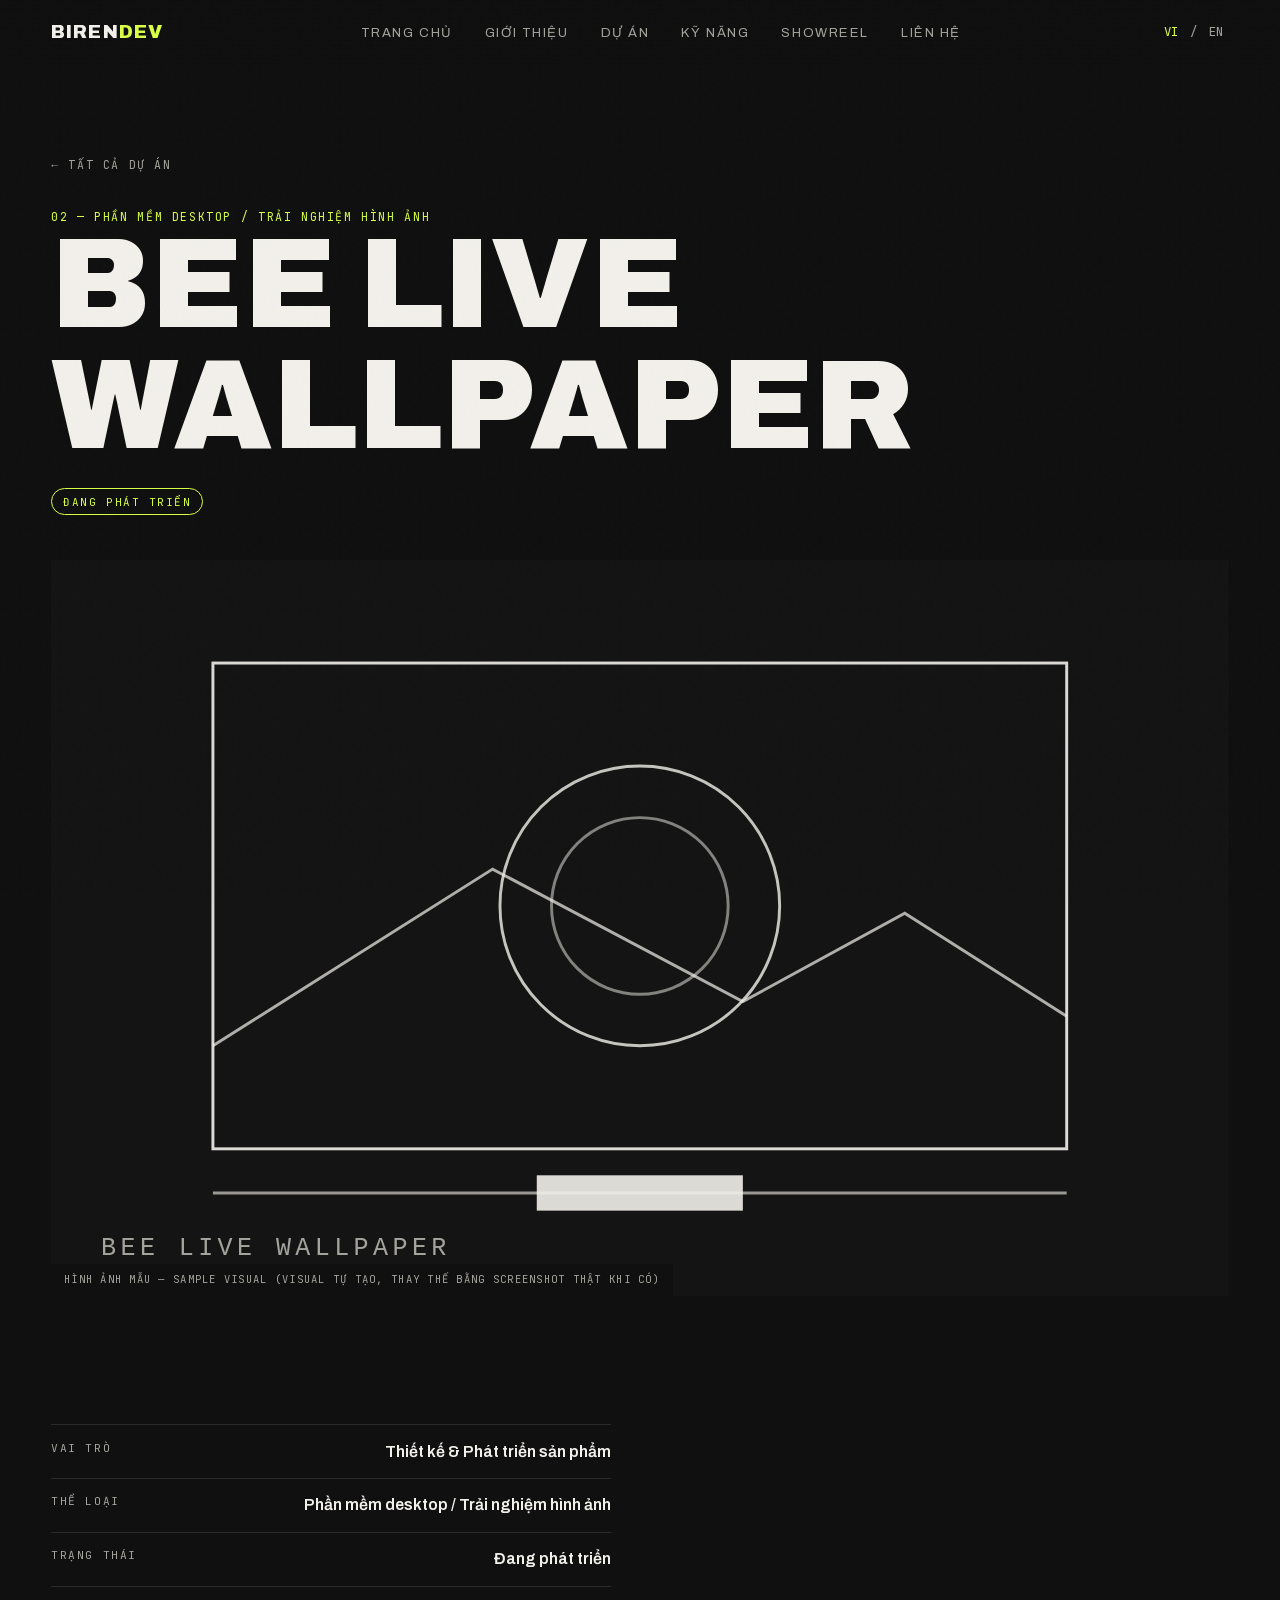
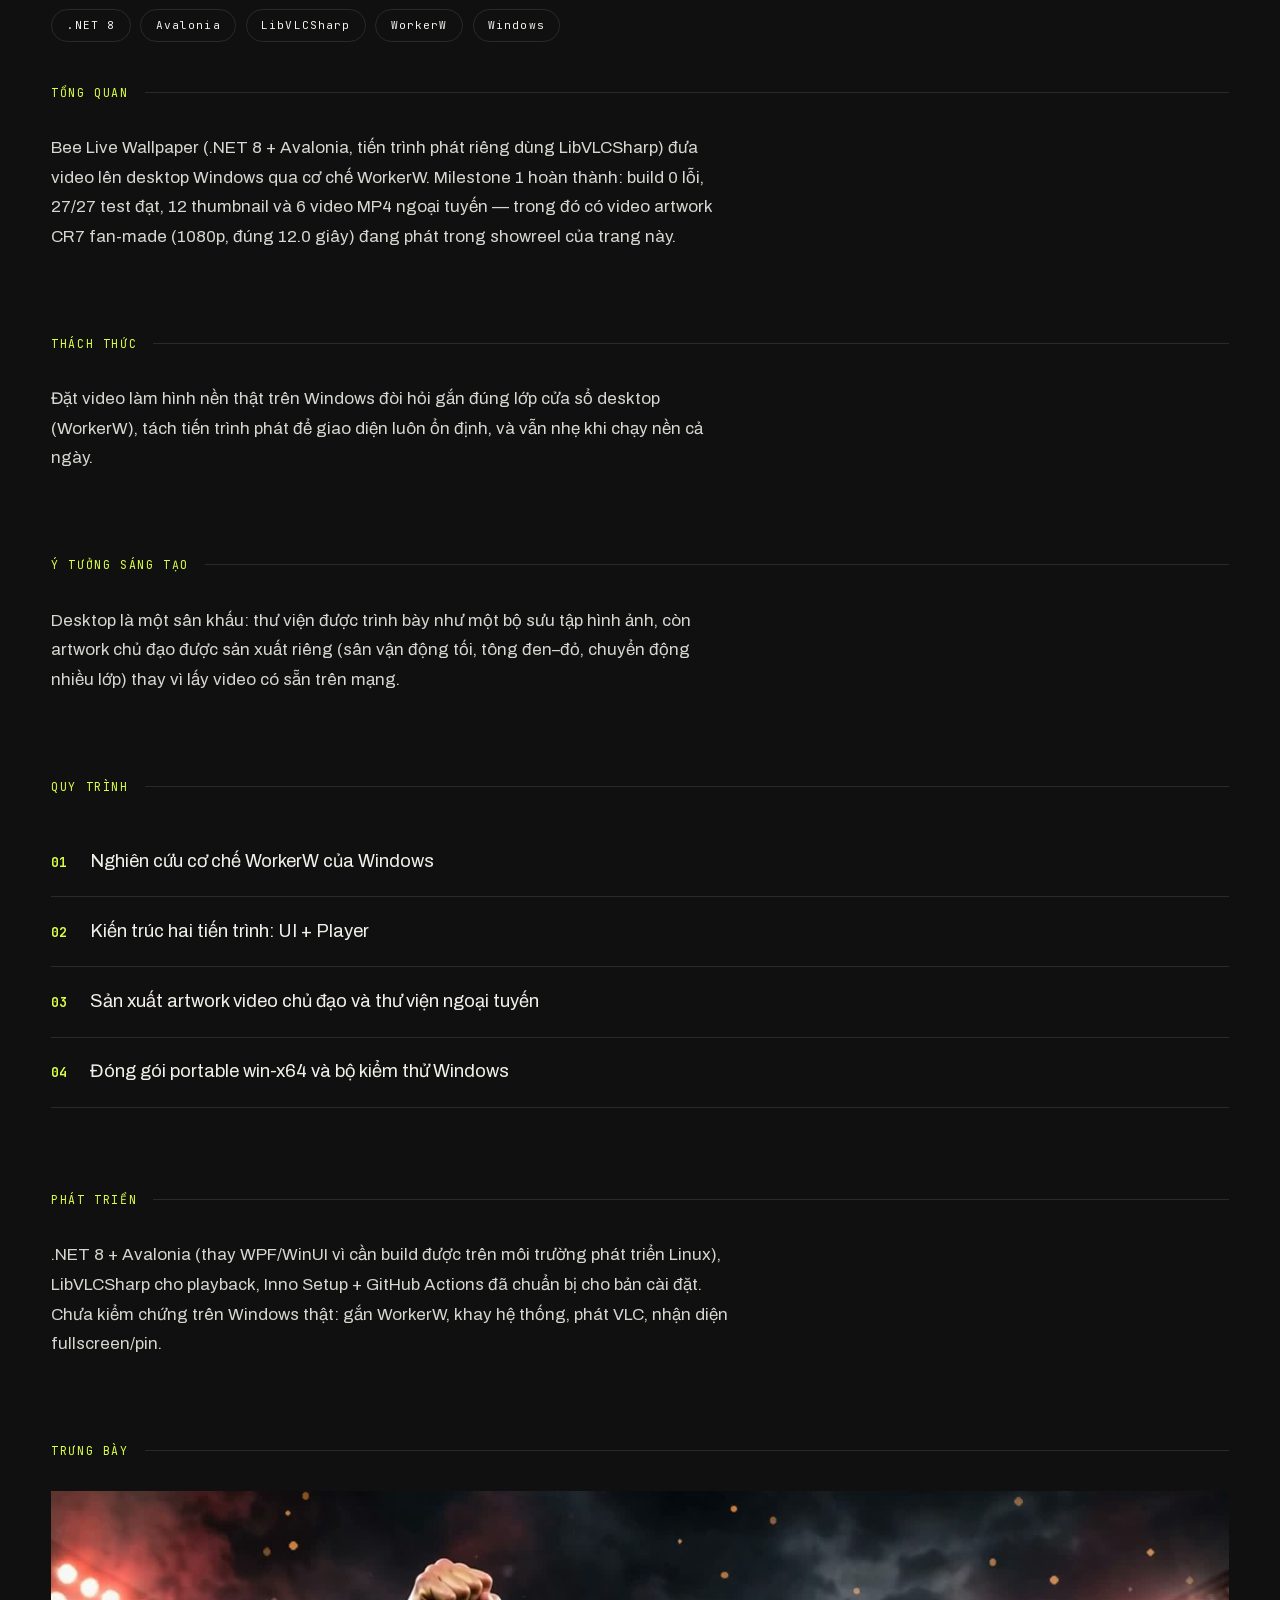
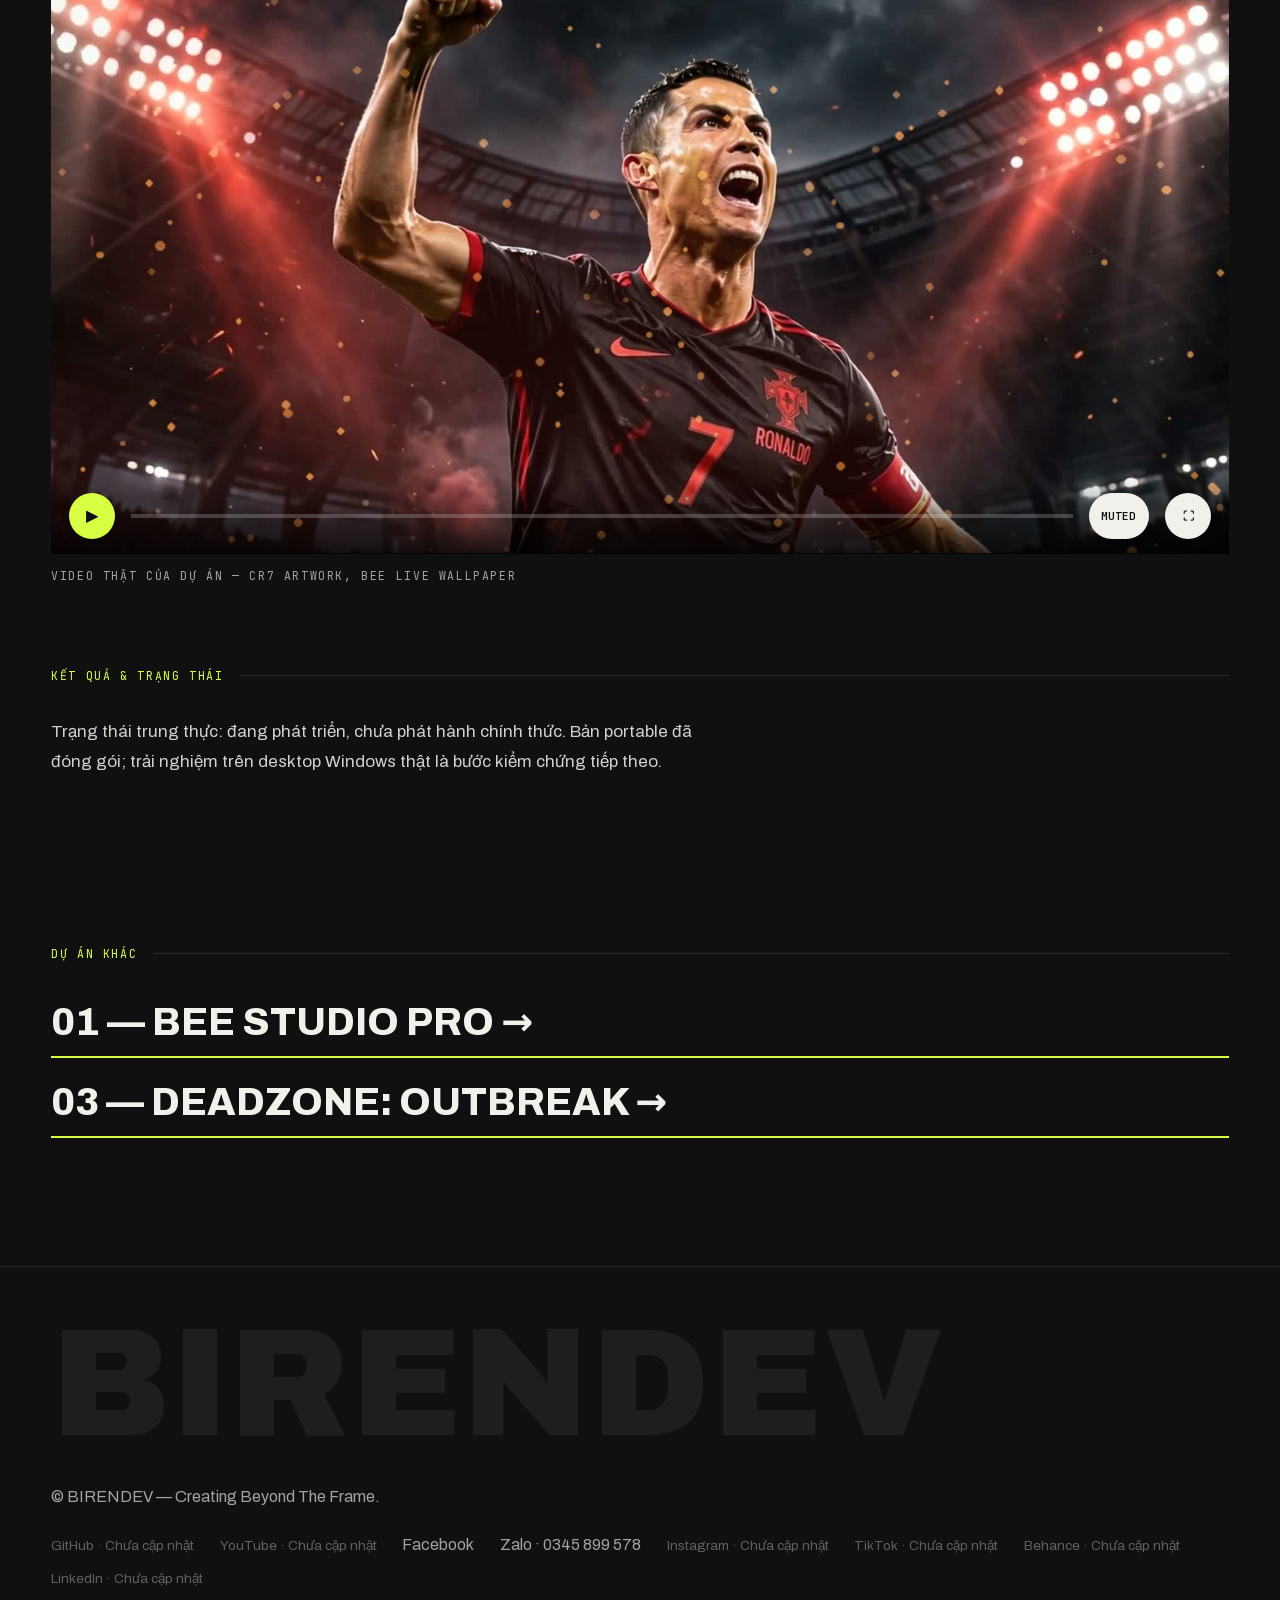
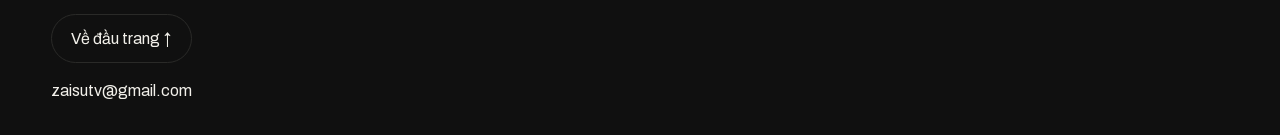
<file: works/bee-live-wallpaper/index.html>
<!DOCTYPE html><!--PdYuDJ_ZOJLULS1EdgIX6--><html lang="vi" class="__variable_4ed181 __variable_f02368"><head><meta charSet="utf-8"/><meta name="viewport" content="width=device-width, initial-scale=1"/><link rel="preload" href="/_next/static/media/1a4aa50920b5315c-s.p.woff2" as="font" crossorigin="" type="font/woff2"/><link rel="preload" href="/_next/static/media/558ca1a6aa3cb55e-s.p.woff2" as="font" crossorigin="" type="font/woff2"/><link rel="preload" href="/_next/static/media/b06b356f834173cc-s.p.woff2" as="font" crossorigin="" type="font/woff2"/><link rel="preload" href="/_next/static/media/ff71da380fbe67dd-s.p.woff2" as="font" crossorigin="" type="font/woff2"/><link rel="stylesheet" href="/_next/static/css/e8161d80dfb92938.css" data-precedence="next"/><link rel="preload" as="script" fetchPriority="low" href="/_next/static/chunks/webpack-c22c3672f0c83080.js"/><script src="/_next/static/chunks/4bd1b696-c023c6e3521b1417.js" async=""></script><script src="/_next/static/chunks/255-1f92380adbc6ec99.js" async=""></script><script src="/_next/static/chunks/main-app-a37f24d5b14831f7.js" async=""></script><script src="/_next/static/chunks/c15bf2b0-52e8419f34af26ab.js" async=""></script><script src="/_next/static/chunks/619-ba102abea3e3d0e4.js" async=""></script><script src="/_next/static/chunks/155-938c5752ff2bf1f6.js" async=""></script><script src="/_next/static/chunks/app/layout-c065a53669b556b9.js" async=""></script><script src="/_next/static/chunks/537-d2dda5258e362f39.js" async=""></script><script src="/_next/static/chunks/app/works/%5Bslug%5D/page-c143262ed04b7ddf.js" async=""></script><meta name="next-size-adjust" content=""/><title>BEE LIVE WALLPAPER | BIRENDEV</title><meta name="description" content="Ứng dụng Windows quản lý và phát hình nền động: thư viện wallpaper, playlist tự đổi, khay hệ thống và video artwork thật đi kèm."/><link rel="canonical" href="https://example.com/works/bee-live-wallpaper/"/><meta property="og:title" content="BEE LIVE WALLPAPER | BIRENDEV"/><meta property="og:description" content="A Windows app to manage and play live wallpapers: a wallpaper library, auto-changing playlists, a system tray and a real bundled video artwork."/><meta property="og:type" content="article"/><meta name="twitter:card" content="summary_large_image"/><meta name="twitter:title" content="BIRENDEV — Creating Beyond The Frame"/><meta name="twitter:description" content="A Windows app to manage and play live wallpapers: a wallpaper library, auto-changing playlists, a system tray and a real bundled video artwork."/><link rel="icon" href="/icon?98637bc87d0c295a" type="image/png" sizes="64x64"/><script src="/_next/static/chunks/polyfills-42372ed130431b0a.js" noModule=""></script></head><body><div hidden=""><!--$--><!--/$--></div><div aria-hidden="true" class="cursor-dot"></div><header class="nav"><a class="brand" aria-label="BirenDev — home" href="/">BIREN<span>DEV</span></a><nav class="nav-links" aria-label="Primary"><a class="" href="/">Trang chủ</a><a class="" href="/about/">Giới thiệu</a><a class="" href="/works/">Dự án</a><a class="" href="/skills/">Kỹ năng</a><a class="" href="/showreel/">Showreel</a><a class="" href="/contact/">Liên hệ</a></nav><div class="nav-right"><div class="lang-switch" role="group" aria-label="Language"><button type="button" class="on">VI</button><span aria-hidden="true">/</span><button type="button" class="">EN</button></div><button type="button" class="burger" aria-expanded="false" aria-label="Menu"><span></span><span></span></button></div></header><main><section class="page-head"><a class="mono" href="/works/">← Tất cả dự án</a><p class="mono accent" style="margin-top:2rem">02<!-- --> — <!-- -->Phần mềm desktop / Trải nghiệm hình ảnh</p><h1 class="page-title">BEE LIVE WALLPAPER</h1><p style="margin-top:1.4rem"><span class="status-chip ">Đang phát triển</span></p></section><section class="wrap"><figure class="project-visual" role="img" aria-label="BEE LIVE WALLPAPER — Hình ảnh mẫu — Sample visual (visual tự tạo, thay thế bằng screenshot thật khi có)"><svg viewBox="0 0 800 500" preserveAspectRatio="xMidYMid slice" aria-hidden="true"><rect width="800" height="500" fill="#141414"></rect><g fill="none" stroke="#F2F0EA" stroke-width="2"><rect x="110" y="70" width="580" height="330" opacity=".9"></rect><circle cx="400" cy="235" r="95" opacity=".8"></circle><circle cx="400" cy="235" r="60" opacity=".5"></circle><path d="M110 330 L300 210 L470 300 L580 240 L690 310" opacity=".7"></path><line x1="110" y1="430" x2="690" y2="430" opacity=".6"></line><rect x="330" y="418" width="140" height="24" fill="#F2F0EA" opacity=".9" stroke="none"></rect></g><text x="34" y="472" fill="#A5A39D" font-size="17" font-family="monospace" letter-spacing="3">BEE LIVE WALLPAPER</text></svg><figcaption>Hình ảnh mẫu — Sample visual (visual tự tạo, thay thế bằng screenshot thật khi có)</figcaption></figure></section><section class="section wrap" style="padding-bottom:0"><dl class="meta-table detail-grid" style="display:block;max-width:560px"><div><dt>Vai trò</dt><dd>Thiết kế &amp; Phát triển sản phẩm</dd></div><div><dt>Thể loại</dt><dd>Phần mềm desktop / Trải nghiệm hình ảnh</dd></div><div><dt>Trạng thái</dt><dd>Đang phát triển</dd></div></dl><div class="tags" style="margin-top:1.4rem"><span>.NET 8</span><span>Avalonia</span><span>LibVLCSharp</span><span>WorkerW</span><span>Windows</span></div></section><section class="section wrap" style="padding-block:2.6rem"><div class="kicker-row"><span class="mono accent">TỔNG QUAN</span></div><div data-reveal="true"><p class="prose-block">Bee Live Wallpaper (.NET 8 + Avalonia, tiến trình phát riêng dùng LibVLCSharp) đưa video lên desktop Windows qua cơ chế WorkerW. Milestone 1 hoàn thành: build 0 lỗi, 27/27 test đạt, 12 thumbnail và 6 video MP4 ngoại tuyến — trong đó có video artwork CR7 fan-made (1080p, đúng 12.0 giây) đang phát trong showreel của trang này.</p></div></section><section class="section wrap" style="padding-block:2.6rem"><div class="kicker-row"><span class="mono accent">THÁCH THỨC</span></div><div data-reveal="true"><p class="prose-block">Đặt video làm hình nền thật trên Windows đòi hỏi gắn đúng lớp cửa sổ desktop (WorkerW), tách tiến trình phát để giao diện luôn ổn định, và vẫn nhẹ khi chạy nền cả ngày.</p></div></section><section class="section wrap" style="padding-block:2.6rem"><div class="kicker-row"><span class="mono accent">Ý TƯỞNG SÁNG TẠO</span></div><div data-reveal="true"><p class="prose-block">Desktop là một sân khấu: thư viện được trình bày như một bộ sưu tập hình ảnh, còn artwork chủ đạo được sản xuất riêng (sân vận động tối, tông đen–đỏ, chuyển động nhiều lớp) thay vì lấy video có sẵn trên mạng.</p></div></section><section class="section wrap" style="padding-block:2.6rem"><div class="kicker-row"><span class="mono accent">QUY TRÌNH</span></div><div data-reveal="true"><ol class="process-list"><li><b>0<!-- -->1</b>Nghiên cứu cơ chế WorkerW của Windows</li><li><b>0<!-- -->2</b>Kiến trúc hai tiến trình: UI + Player</li><li><b>0<!-- -->3</b>Sản xuất artwork video chủ đạo và thư viện ngoại tuyến</li><li><b>0<!-- -->4</b>Đóng gói portable win-x64 và bộ kiểm thử Windows</li></ol></div></section><section class="section wrap" style="padding-block:2.6rem"><div class="kicker-row"><span class="mono accent">PHÁT TRIỂN</span></div><div data-reveal="true"><p class="prose-block">.NET 8 + Avalonia (thay WPF/WinUI vì cần build được trên môi trường phát triển Linux), LibVLCSharp cho playback, Inno Setup + GitHub Actions đã chuẩn bị cho bản cài đặt. Chưa kiểm chứng trên Windows thật: gắn WorkerW, khay hệ thống, phát VLC, nhận diện fullscreen/pin.</p></div></section><section class="section wrap" style="padding-block:2.6rem"><div class="kicker-row"><span class="mono accent">TRƯNG BÀY</span></div><div class="reel-wrap"><video class="reel-video" poster="/images/showreel-poster.jpg" preload="none" muted="" loop="" playsInline="" aria-label="Bee Live Wallpaper — CR7 video artwork"><source src="/videos/bee-live-wallpaper-cr7.mp4" type="video/mp4"/></video><div class="reel-controls"><button type="button" aria-label="Phát" class="reel-btn reel-play">▶</button><div class="reel-track" aria-hidden="true"><span style="width:0%"></span></div><button type="button" class="reel-btn" aria-label="Bật tiếng">MUTED</button><button type="button" class="reel-btn" aria-label="Toàn màn hình">⛶</button></div></div><p class="mono" style="margin-top:.8rem">Video thật của dự án<!-- --> — CR7 artwork, Bee Live Wallpaper</p></section><section class="section wrap" style="padding-block:2.6rem"><div class="kicker-row"><span class="mono accent">KẾT QUẢ &amp; TRẠNG THÁI</span></div><div data-reveal="true"><p class="prose-block">Trạng thái trung thực: đang phát triển, chưa phát hành chính thức. Bản portable đã đóng gói; trải nghiệm trên desktop Windows thật là bước kiểm chứng tiếp theo.</p></div></section><section class="section wrap"><div class="kicker-row"><span class="mono accent">DỰ ÁN KHÁC</span></div><div style="display:grid;gap:1rem"><a class="work-link" style="font-size:clamp(1.4rem,3.5vw,2.4rem);font-weight:800;text-transform:uppercase" href="/works/bee-studio-pro/">01<!-- --> — <!-- -->BEE STUDIO PRO<!-- --> →</a><a class="work-link" style="font-size:clamp(1.4rem,3.5vw,2.4rem);font-weight:800;text-transform:uppercase" href="/works/deadzone-outbreak/">03<!-- --> — <!-- -->DEADZONE: OUTBREAK<!-- --> →</a></div></section><!--$--><!--/$--></main><footer class="footer"><div class="footer-brand">BIRENDEV</div><div class="footer-row"><p>© BIRENDEV — Creating Beyond The Frame.</p><ul class="footer-socials"><li><span class="not-set">GitHub<!-- --> · <!-- -->Chưa cập nhật</span></li><li><span class="not-set">YouTube<!-- --> · <!-- -->Chưa cập nhật</span></li><li><a href="https://www.facebook.com/vthienbhat/" target="_blank" rel="noreferrer">Facebook</a></li><li><a href="https://zalo.me/0345899578" target="_blank" rel="noreferrer">Zalo · 0345 899 578</a></li><li><span class="not-set">Instagram<!-- --> · <!-- -->Chưa cập nhật</span></li><li><span class="not-set">TikTok<!-- --> · <!-- -->Chưa cập nhật</span></li><li><span class="not-set">Behance<!-- --> · <!-- -->Chưa cập nhật</span></li><li><span class="not-set">LinkedIn<!-- --> · <!-- -->Chưa cập nhật</span></li></ul><button type="button" class="to-top">Về đầu trang<!-- --> ↑</button></div><p class="footer-mail"><a href="mailto:zaisutv@gmail.com">zaisutv@gmail.com</a></p></footer><script src="/_next/static/chunks/webpack-c22c3672f0c83080.js" id="_R_" async=""></script><script>(self.__next_f=self.__next_f||[]).push([0])</script><script>self.__next_f.push([1,"1:\"$Sreact.fragment\"\n2:I[6689,[\"592\",\"static/chunks/c15bf2b0-52e8419f34af26ab.js\",\"619\",\"static/chunks/619-ba102abea3e3d0e4.js\",\"155\",\"static/chunks/155-938c5752ff2bf1f6.js\",\"177\",\"static/chunks/app/layout-c065a53669b556b9.js\"],\"LanguageProvider\"]\n3:I[8360,[\"592\",\"static/chunks/c15bf2b0-52e8419f34af26ab.js\",\"619\",\"static/chunks/619-ba102abea3e3d0e4.js\",\"155\",\"static/chunks/155-938c5752ff2bf1f6.js\",\"177\",\"static/chunks/app/layout-c065a53669b556b9.js\"],\"default\"]\n4:I[8687,[\"592\",\"static/chunks/c15bf2b0-52e8419f34af26ab.js\",\"619\",\"static/chunks/619-ba102abea3e3d0e4.js\",\"155\",\"static/chunks/155-938c5752ff2bf1f6.js\",\"177\",\"static/chunks/app/layout-c065a53669b556b9.js\"],\"default\"]\n5:I[8647,[\"592\",\"static/chunks/c15bf2b0-52e8419f34af26ab.js\",\"619\",\"static/chunks/619-ba102abea3e3d0e4.js\",\"155\",\"static/chunks/155-938c5752ff2bf1f6.js\",\"177\",\"static/chunks/app/layout-c065a53669b556b9.js\"],\"default\"]\n6:I[4420,[\"592\",\"static/chunks/c15bf2b0-52e8419f34af26ab.js\",\"619\",\"static/chunks/619-ba102abea3e3d0e4.js\",\"155\",\"static/chunks/155-938c5752ff2bf1f6.js\",\"177\",\"static/chunks/app/layout-c065a53669b556b9.js\"],\"default\"]\n7:I[9766,[],\"\"]\n8:I[8924,[],\"\"]\n9:I[8455,[\"592\",\"static/chunks/c15bf2b0-52e8419f34af26ab.js\",\"619\",\"static/chunks/619-ba102abea3e3d0e4.js\",\"155\",\"static/chunks/155-938c5752ff2bf1f6.js\",\"177\",\"static/chunks/app/layout-c065a53669b556b9.js\"],\"default\"]\nb:I[4431,[],\"OutletBoundary\"]\nd:I[5278,[],\"AsyncMetadataOutlet\"]\nf:I[4431,[],\"ViewportBoundary\"]\n11:I[4431,[],\"MetadataBoundary\"]\n12:\"$Sreact.suspense\"\n14:I[7150,[],\"\"]\n:HL[\"/_next/static/media/1a4aa50920b5315c-s.p.woff2\",\"font\",{\"crossOrigin\":\"\",\"type\":\"font/woff2\"}]\n:HL[\"/_next/static/media/558ca1a6aa3cb55e-s.p.woff2\",\"font\",{\"crossOrigin\":\"\",\"type\":\"font/woff2\"}]\n:HL[\"/_next/static/media/b06b356f834173cc-s.p.woff2\",\"font\",{\"crossOrigin\":\"\",\"type\":\"font/woff2\"}]\n:HL[\"/_next/static/media/ff71da380fbe67dd-s.p.woff2\",\"font\",{\"crossOrigin\":\"\",\"type\":\"font/woff2\"}]\n:HL[\"/_next/static/css/e8161d80dfb92938.css\",\"style\"]\n"])</script><script>self.__next_f.push([1,"0:{\"P\":null,\"b\":\"PdYuDJ-ZOJLULS1EdgIX6\",\"p\":\"\",\"c\":[\"\",\"works\",\"bee-live-wallpaper\",\"\"],\"i\":false,\"f\":[[[\"\",{\"children\":[\"works\",{\"children\":[[\"slug\",\"bee-live-wallpaper\",\"d\"],{\"children\":[\"__PAGE__\",{}]}]}]},\"$undefined\",\"$undefined\",true],[\"\",[\"$\",\"$1\",\"c\",{\"children\":[[[\"$\",\"link\",\"0\",{\"rel\":\"stylesheet\",\"href\":\"/_next/static/css/e8161d80dfb92938.css\",\"precedence\":\"next\",\"crossOrigin\":\"$undefined\",\"nonce\":\"$undefined\"}]],[\"$\",\"html\",null,{\"lang\":\"vi\",\"className\":\"__variable_4ed181 __variable_f02368\",\"children\":[\"$\",\"body\",null,{\"children\":[\"$\",\"$L2\",null,{\"children\":[[\"$\",\"$L3\",null,{}],[\"$\",\"$L4\",null,{}],[\"$\",\"$L5\",null,{}],[\"$\",\"$L6\",null,{}],[\"$\",\"main\",null,{\"children\":[\"$\",\"$L7\",null,{\"parallelRouterKey\":\"children\",\"error\":\"$undefined\",\"errorStyles\":\"$undefined\",\"errorScripts\":\"$undefined\",\"template\":[\"$\",\"$L8\",null,{}],\"templateStyles\":\"$undefined\",\"templateScripts\":\"$undefined\",\"notFound\":[[[\"$\",\"title\",null,{\"children\":\"404: This page could not be found.\"}],[\"$\",\"div\",null,{\"style\":{\"fontFamily\":\"system-ui,\\\"Segoe UI\\\",Roboto,Helvetica,Arial,sans-serif,\\\"Apple Color Emoji\\\",\\\"Segoe UI Emoji\\\"\",\"height\":\"100vh\",\"textAlign\":\"center\",\"display\":\"flex\",\"flexDirection\":\"column\",\"alignItems\":\"center\",\"justifyContent\":\"center\"},\"children\":[\"$\",\"div\",null,{\"children\":[[\"$\",\"style\",null,{\"dangerouslySetInnerHTML\":{\"__html\":\"body{color:#000;background:#fff;margin:0}.next-error-h1{border-right:1px solid rgba(0,0,0,.3)}@media (prefers-color-scheme:dark){body{color:#fff;background:#000}.next-error-h1{border-right:1px solid rgba(255,255,255,.3)}}\"}}],[\"$\",\"h1\",null,{\"className\":\"next-error-h1\",\"style\":{\"display\":\"inline-block\",\"margin\":\"0 20px 0 0\",\"padding\":\"0 23px 0 0\",\"fontSize\":24,\"fontWeight\":500,\"verticalAlign\":\"top\",\"lineHeight\":\"49px\"},\"children\":404}],[\"$\",\"div\",null,{\"style\":{\"display\":\"inline-block\"},\"children\":[\"$\",\"h2\",null,{\"style\":{\"fontSize\":14,\"fontWeight\":400,\"lineHeight\":\"49px\",\"margin\":0},\"children\":\"This page could not be found.\"}]}]]}]}]],[]],\"forbidden\":\"$undefined\",\"unauthorized\":\"$undefined\"}]}],[\"$\",\"$L9\",null,{}]]}]}]}]]}],{\"children\":[\"works\",[\"$\",\"$1\",\"c\",{\"children\":[null,[\"$\",\"$L7\",null,{\"parallelRouterKey\":\"children\",\"error\":\"$undefined\",\"errorStyles\":\"$undefined\",\"errorScripts\":\"$undefined\",\"template\":[\"$\",\"$L8\",null,{}],\"templateStyles\":\"$undefined\",\"templateScripts\":\"$undefined\",\"notFound\":\"$undefined\",\"forbidden\":\"$undefined\",\"unauthorized\":\"$undefined\"}]]}],{\"children\":[[\"slug\",\"bee-live-wallpaper\",\"d\"],[\"$\",\"$1\",\"c\",{\"children\":[null,[\"$\",\"$L7\",null,{\"parallelRouterKey\":\"children\",\"error\":\"$undefined\",\"errorStyles\":\"$undefined\",\"errorScripts\":\"$undefined\",\"template\":[\"$\",\"$L8\",null,{}],\"templateStyles\":\"$undefined\",\"templateScripts\":\"$undefined\",\"notFound\":\"$undefined\",\"forbidden\":\"$undefined\",\"unauthorized\":\"$undefined\"}]]}],{\"children\":[\"__PAGE__\",[\"$\",\"$1\",\"c\",{\"children\":[\"$La\",null,[\"$\",\"$Lb\",null,{\"children\":[\"$Lc\",[\"$\",\"$Ld\",null,{\"promise\":\"$@e\"}]]}]]}],{},null,false]},null,false]},null,false]},null,false],[\"$\",\"$1\",\"h\",{\"children\":[null,[[\"$\",\"$Lf\",null,{\"children\":\"$L10\"}],[\"$\",\"meta\",null,{\"name\":\"next-size-adjust\",\"content\":\"\"}]],[\"$\",\"$L11\",null,{\"children\":[\"$\",\"div\",null,{\"hidden\":true,\"children\":[\"$\",\"$12\",null,{\"fallback\":null,\"children\":\"$L13\"}]}]}]]}],false]],\"m\":\"$undefined\",\"G\":[\"$14\",[]],\"s\":false,\"S\":true}\n"])</script><script>self.__next_f.push([1,"15:I[8949,[\"619\",\"static/chunks/619-ba102abea3e3d0e4.js\",\"537\",\"static/chunks/537-d2dda5258e362f39.js\",\"553\",\"static/chunks/app/works/%5Bslug%5D/page-c143262ed04b7ddf.js\"],\"default\"]\n"])</script><script>self.__next_f.push([1,"a:[\"$\",\"$L15\",null,{\"project\":{\"slug\":\"bee-live-wallpaper\",\"index\":\"02\",\"title\":\"BEE LIVE WALLPAPER\",\"hue\":\"#F2F0EA\",\"category\":{\"vi\":\"Phần mềm desktop / Trải nghiệm hình ảnh\",\"en\":\"Desktop Software / Visual Experience\"},\"status\":{\"vi\":\"Đang phát triển\",\"en\":\"In Development\"},\"statusKey\":\"dev\",\"role\":{\"vi\":\"Thiết kế \u0026 Phát triển sản phẩm\",\"en\":\"Product Design \u0026 Development\"},\"summary\":{\"vi\":\"Ứng dụng Windows quản lý và phát hình nền động: thư viện wallpaper, playlist tự đổi, khay hệ thống và video artwork thật đi kèm.\",\"en\":\"A Windows app to manage and play live wallpapers: a wallpaper library, auto-changing playlists, a system tray and a real bundled video artwork.\"},\"overview\":{\"vi\":\"Bee Live Wallpaper (.NET 8 + Avalonia, tiến trình phát riêng dùng LibVLCSharp) đưa video lên desktop Windows qua cơ chế WorkerW. Milestone 1 hoàn thành: build 0 lỗi, 27/27 test đạt, 12 thumbnail và 6 video MP4 ngoại tuyến — trong đó có video artwork CR7 fan-made (1080p, đúng 12.0 giây) đang phát trong showreel của trang này.\",\"en\":\"Bee Live Wallpaper (.NET 8 + Avalonia, with a separate LibVLCSharp player process) puts video on the Windows desktop via WorkerW. Milestone 1 is complete: 0 build errors, 27/27 tests passing, 12 thumbnails and 6 offline MP4 wallpapers — including the fan-made CR7 video artwork (1080p, exactly 12.0s) playing in this site's showreel.\"},\"challenge\":{\"vi\":\"Đặt video làm hình nền thật trên Windows đòi hỏi gắn đúng lớp cửa sổ desktop (WorkerW), tách tiến trình phát để giao diện luôn ổn định, và vẫn nhẹ khi chạy nền cả ngày.\",\"en\":\"Using video as a real Windows wallpaper requires attaching to the correct desktop window layer (WorkerW), isolating playback in its own process, and staying light while running all day.\"},\"concept\":{\"vi\":\"Desktop là một sân khấu: thư viện được trình bày như một bộ sưu tập hình ảnh, còn artwork chủ đạo được sản xuất riêng (sân vận động tối, tông đen–đỏ, chuyển động nhiều lớp) thay vì lấy video có sẵn trên mạng.\",\"en\":\"The desktop as a stage: the library is presented as a visual collection, and the featured artwork was produced specifically for the product (dark stadium, black-and-red, multi-layer motion) instead of stock footage.\"},\"process\":[{\"vi\":\"Nghiên cứu cơ chế WorkerW của Windows\",\"en\":\"Research the Windows WorkerW mechanism\"},{\"vi\":\"Kiến trúc hai tiến trình: UI + Player\",\"en\":\"Two-process architecture: UI + Player\"},{\"vi\":\"Sản xuất artwork video chủ đạo và thư viện ngoại tuyến\",\"en\":\"Produce the featured video artwork and offline library\"},{\"vi\":\"Đóng gói portable win-x64 và bộ kiểm thử Windows\",\"en\":\"Package a win-x64 portable build and a Windows test checklist\"}],\"development\":{\"vi\":\".NET 8 + Avalonia (thay WPF/WinUI vì cần build được trên môi trường phát triển Linux), LibVLCSharp cho playback, Inno Setup + GitHub Actions đã chuẩn bị cho bản cài đặt. Chưa kiểm chứng trên Windows thật: gắn WorkerW, khay hệ thống, phát VLC, nhận diện fullscreen/pin.\",\"en\":\".NET 8 + Avalonia (chosen over WPF/WinUI so it can build in the Linux dev environment), LibVLCSharp playback, Inno Setup + GitHub Actions prepared for the installer. Not yet verified on real Windows: WorkerW attach, tray, VLC playback, fullscreen/battery detection.\"},\"outcome\":{\"vi\":\"Trạng thái trung thực: đang phát triển, chưa phát hành chính thức. Bản portable đã đóng gói; trải nghiệm trên desktop Windows thật là bước kiểm chứng tiếp theo.\",\"en\":\"Honest status: in development, not officially released. A portable build is packaged; verification on a real Windows desktop is the next step.\"},\"tags\":[\".NET 8\",\"Avalonia\",\"LibVLCSharp\",\"WorkerW\",\"Windows\"],\"hasRealVideo\":true}}]\n"])</script><script>self.__next_f.push([1,"10:[[\"$\",\"meta\",\"0\",{\"charSet\":\"utf-8\"}],[\"$\",\"meta\",\"1\",{\"name\":\"viewport\",\"content\":\"width=device-width, initial-scale=1\"}]]\nc:null\n"])</script><script>self.__next_f.push([1,"16:I[622,[],\"IconMark\"]\n"])</script><script>self.__next_f.push([1,"e:{\"metadata\":[[\"$\",\"title\",\"0\",{\"children\":\"BEE LIVE WALLPAPER | BIRENDEV\"}],[\"$\",\"meta\",\"1\",{\"name\":\"description\",\"content\":\"Ứng dụng Windows quản lý và phát hình nền động: thư viện wallpaper, playlist tự đổi, khay hệ thống và video artwork thật đi kèm.\"}],[\"$\",\"link\",\"2\",{\"rel\":\"canonical\",\"href\":\"https://example.com/works/bee-live-wallpaper/\"}],[\"$\",\"meta\",\"3\",{\"property\":\"og:title\",\"content\":\"BEE LIVE WALLPAPER | BIRENDEV\"}],[\"$\",\"meta\",\"4\",{\"property\":\"og:description\",\"content\":\"A Windows app to manage and play live wallpapers: a wallpaper library, auto-changing playlists, a system tray and a real bundled video artwork.\"}],[\"$\",\"meta\",\"5\",{\"property\":\"og:type\",\"content\":\"article\"}],[\"$\",\"meta\",\"6\",{\"name\":\"twitter:card\",\"content\":\"summary_large_image\"}],[\"$\",\"meta\",\"7\",{\"name\":\"twitter:title\",\"content\":\"BIRENDEV — Creating Beyond The Frame\"}],[\"$\",\"meta\",\"8\",{\"name\":\"twitter:description\",\"content\":\"A Windows app to manage and play live wallpapers: a wallpaper library, auto-changing playlists, a system tray and a real bundled video artwork.\"}],[\"$\",\"link\",\"9\",{\"rel\":\"icon\",\"href\":\"/icon?98637bc87d0c295a\",\"alt\":\"$undefined\",\"type\":\"image/png\",\"sizes\":\"64x64\"}],[\"$\",\"$L16\",\"10\",{}]],\"error\":null,\"digest\":\"$undefined\"}\n"])</script><script>self.__next_f.push([1,"13:\"$e:metadata\"\n"])</script></body></html>
</file>
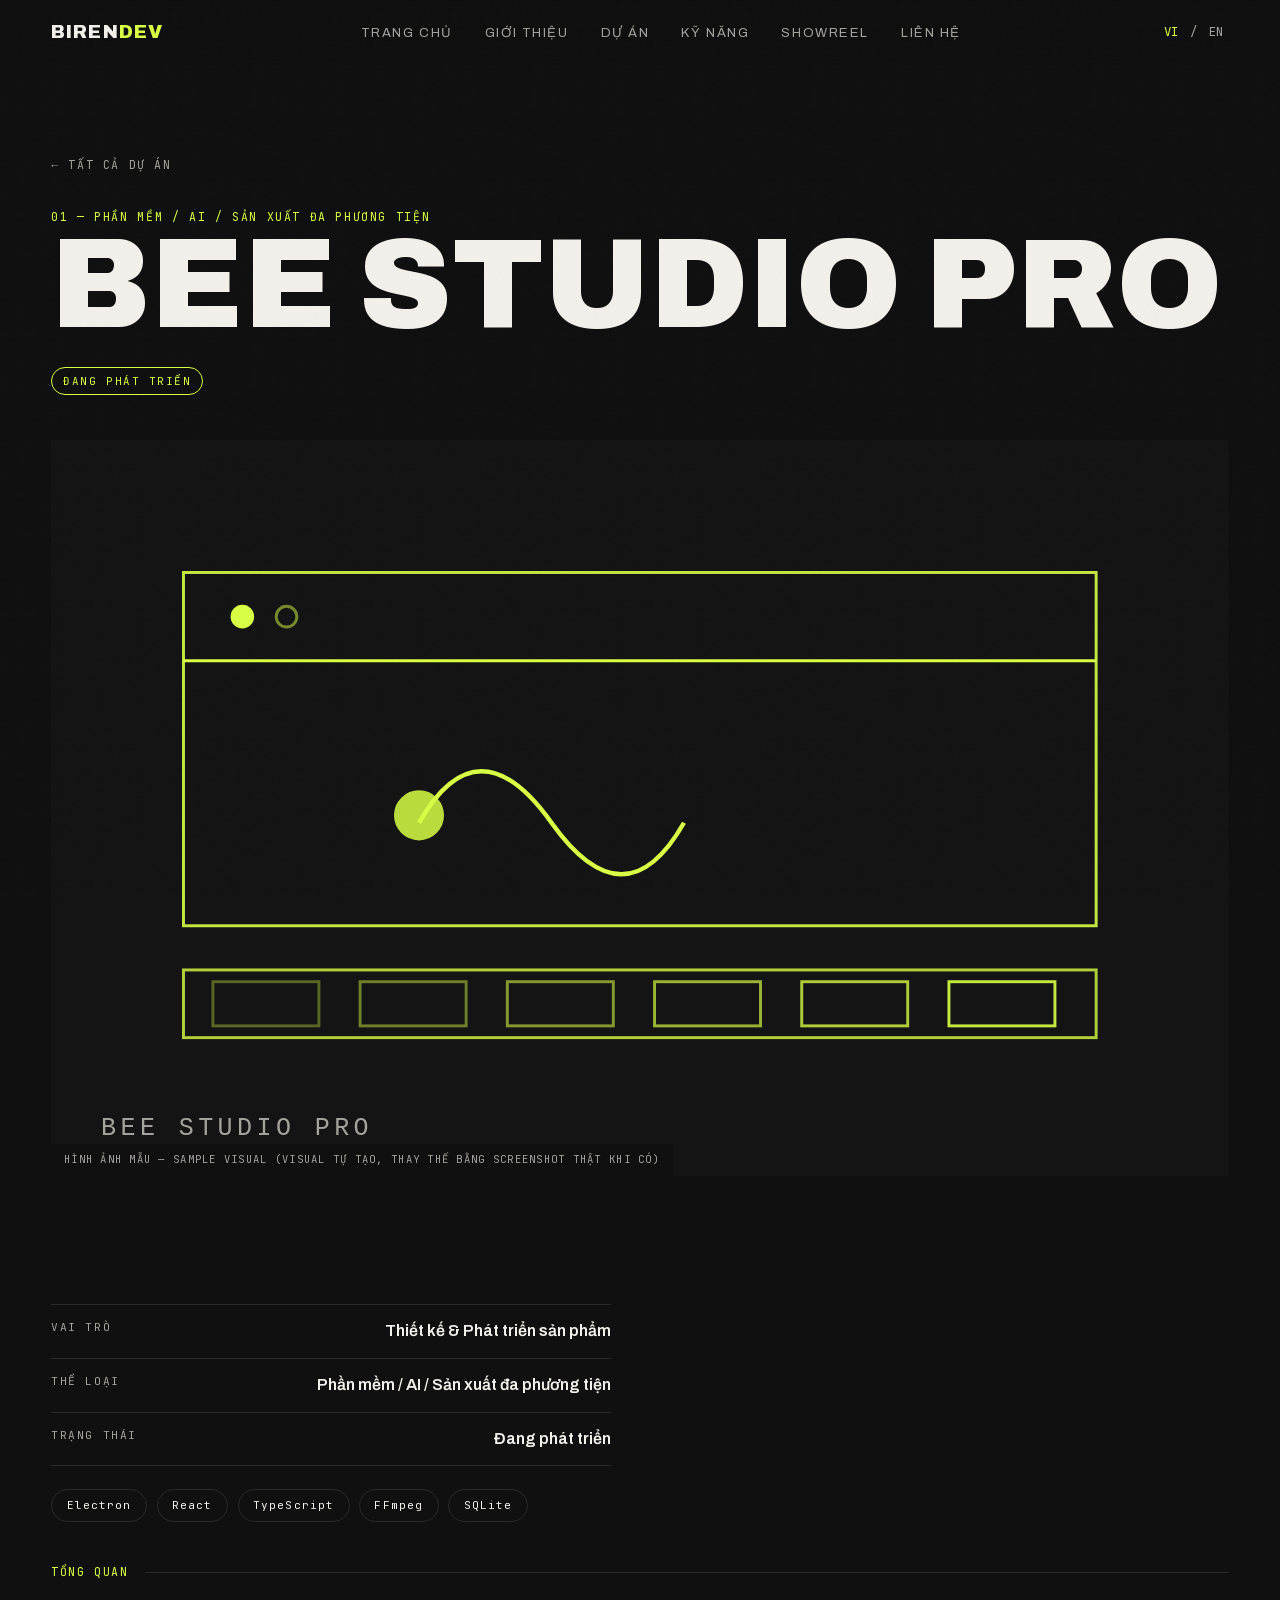
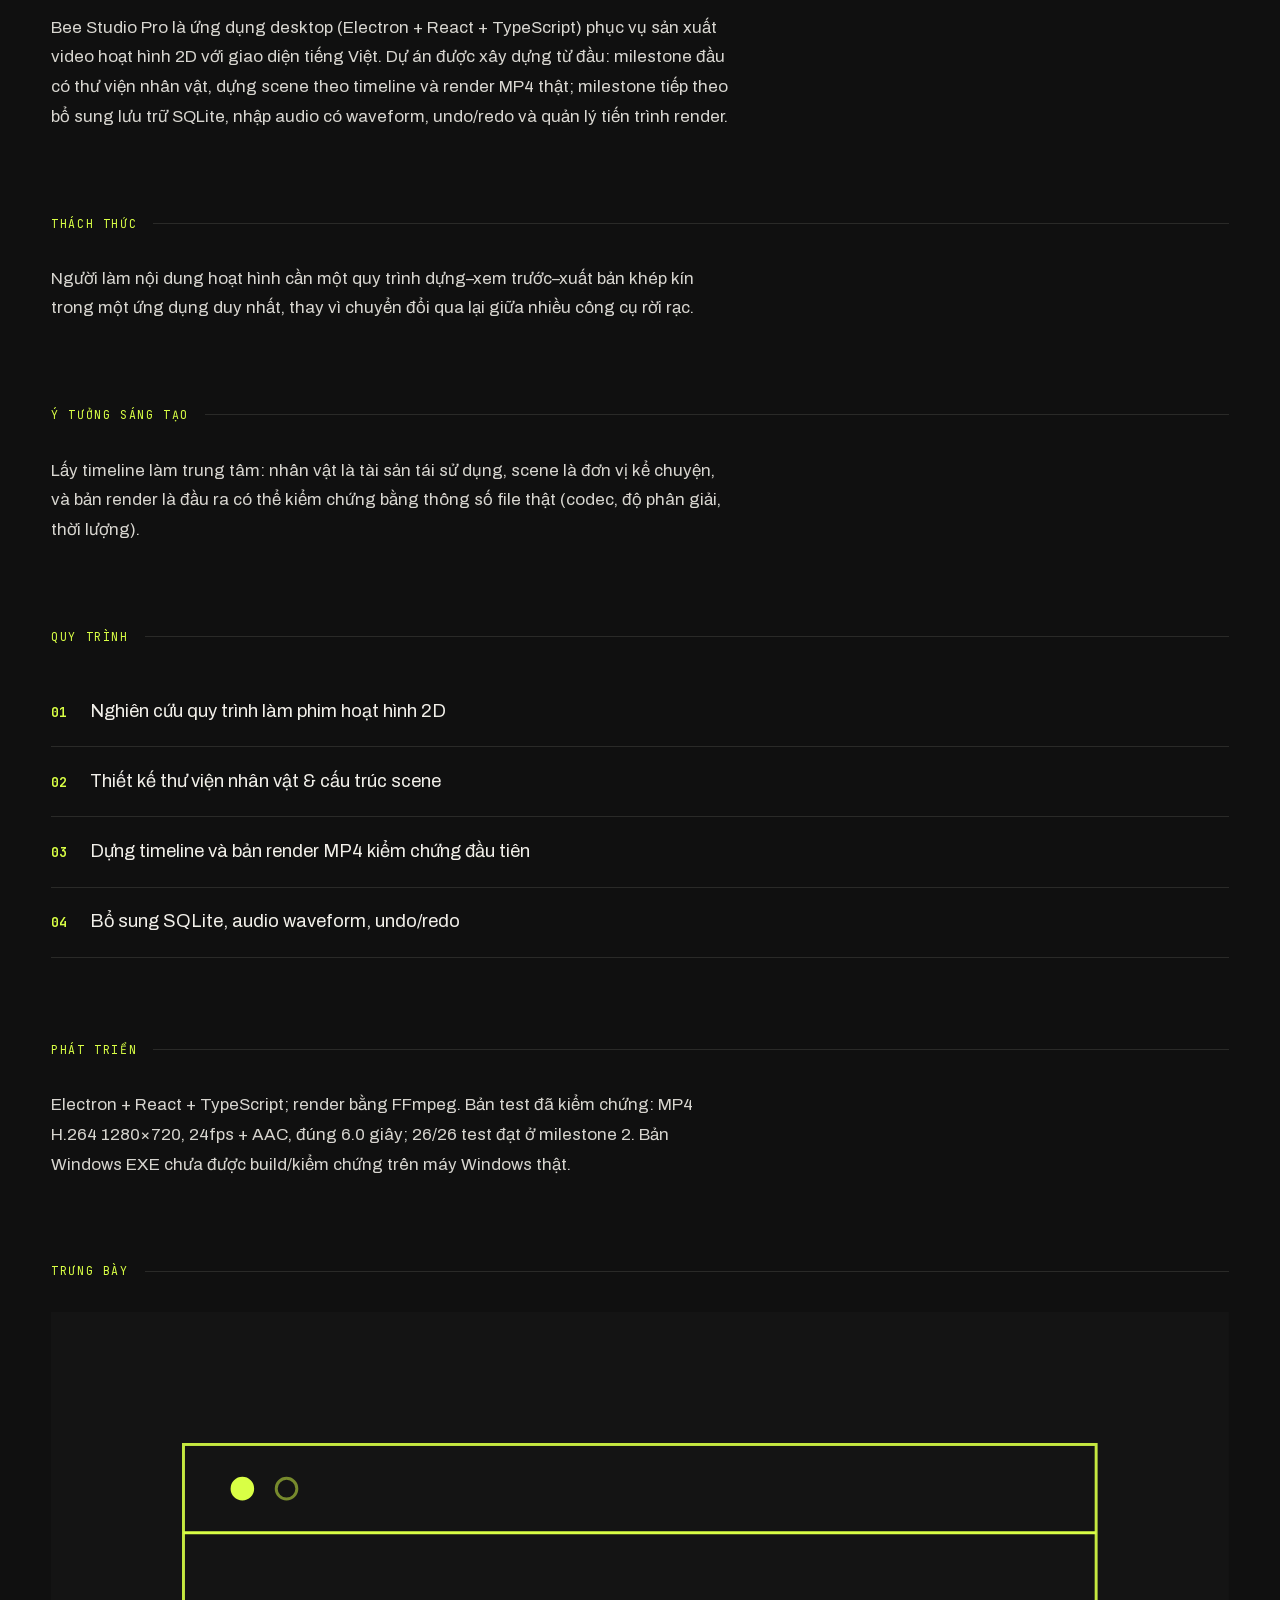
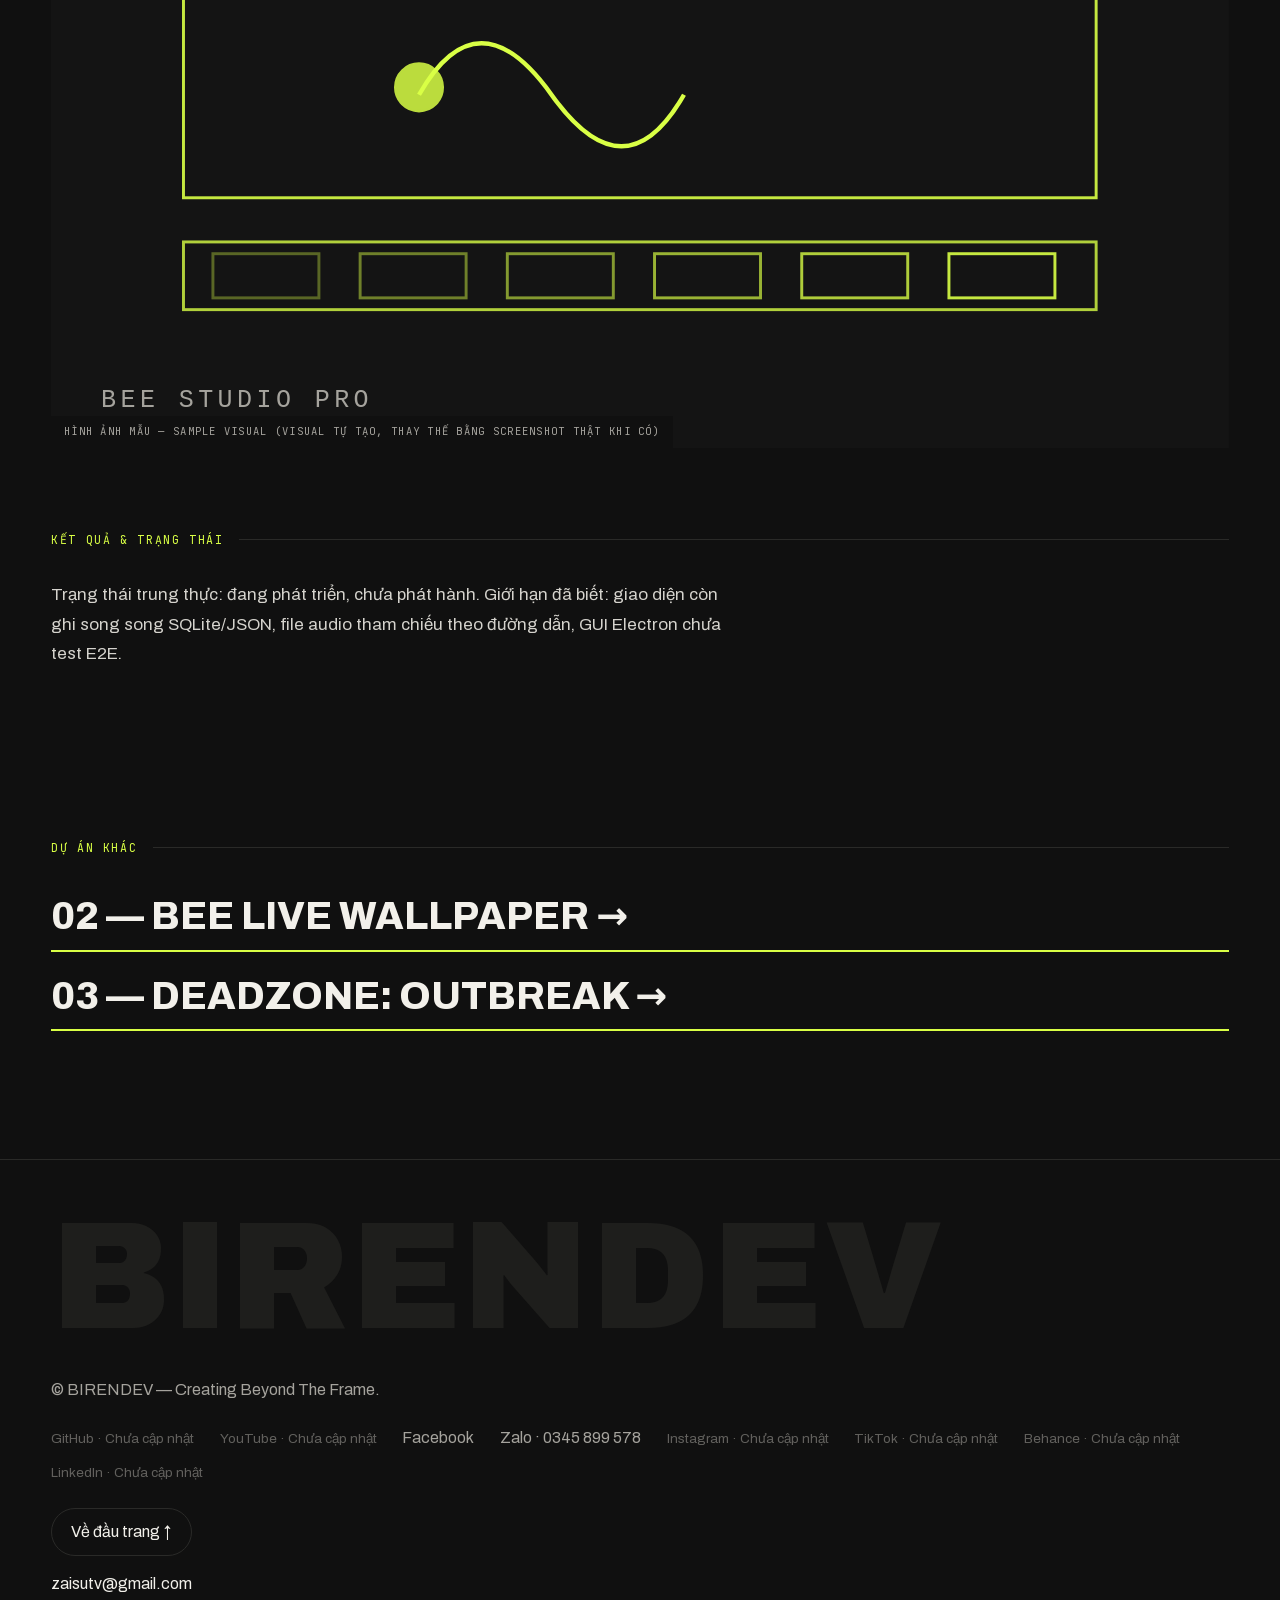
<file: works/bee-studio-pro/index.html>
<!DOCTYPE html><!--PdYuDJ_ZOJLULS1EdgIX6--><html lang="vi" class="__variable_4ed181 __variable_f02368"><head><meta charSet="utf-8"/><meta name="viewport" content="width=device-width, initial-scale=1"/><link rel="preload" href="/_next/static/media/1a4aa50920b5315c-s.p.woff2" as="font" crossorigin="" type="font/woff2"/><link rel="preload" href="/_next/static/media/558ca1a6aa3cb55e-s.p.woff2" as="font" crossorigin="" type="font/woff2"/><link rel="preload" href="/_next/static/media/b06b356f834173cc-s.p.woff2" as="font" crossorigin="" type="font/woff2"/><link rel="preload" href="/_next/static/media/ff71da380fbe67dd-s.p.woff2" as="font" crossorigin="" type="font/woff2"/><link rel="stylesheet" href="/_next/static/css/e8161d80dfb92938.css" data-precedence="next"/><link rel="preload" as="script" fetchPriority="low" href="/_next/static/chunks/webpack-c22c3672f0c83080.js"/><script src="/_next/static/chunks/4bd1b696-c023c6e3521b1417.js" async=""></script><script src="/_next/static/chunks/255-1f92380adbc6ec99.js" async=""></script><script src="/_next/static/chunks/main-app-a37f24d5b14831f7.js" async=""></script><script src="/_next/static/chunks/c15bf2b0-52e8419f34af26ab.js" async=""></script><script src="/_next/static/chunks/619-ba102abea3e3d0e4.js" async=""></script><script src="/_next/static/chunks/155-938c5752ff2bf1f6.js" async=""></script><script src="/_next/static/chunks/app/layout-c065a53669b556b9.js" async=""></script><script src="/_next/static/chunks/537-d2dda5258e362f39.js" async=""></script><script src="/_next/static/chunks/app/works/%5Bslug%5D/page-c143262ed04b7ddf.js" async=""></script><meta name="next-size-adjust" content=""/><title>BEE STUDIO PRO | BIRENDEV</title><meta name="description" content="Công cụ desktop hỗ trợ tạo video hoạt hình 2D: thư viện nhân vật tái sử dụng, scene/timeline và xuất bản MP4 bằng FFmpeg."/><link rel="canonical" href="https://example.com/works/bee-studio-pro/"/><meta property="og:title" content="BEE STUDIO PRO | BIRENDEV"/><meta property="og:description" content="A desktop tool for creating 2D animation videos: a reusable character library, scene/timeline editing and MP4 rendering with FFmpeg."/><meta property="og:type" content="article"/><meta name="twitter:card" content="summary_large_image"/><meta name="twitter:title" content="BIRENDEV — Creating Beyond The Frame"/><meta name="twitter:description" content="A desktop tool for creating 2D animation videos: a reusable character library, scene/timeline editing and MP4 rendering with FFmpeg."/><link rel="icon" href="/icon?98637bc87d0c295a" type="image/png" sizes="64x64"/><script src="/_next/static/chunks/polyfills-42372ed130431b0a.js" noModule=""></script></head><body><div hidden=""><!--$--><!--/$--></div><div aria-hidden="true" class="cursor-dot"></div><header class="nav"><a class="brand" aria-label="BirenDev — home" href="/">BIREN<span>DEV</span></a><nav class="nav-links" aria-label="Primary"><a class="" href="/">Trang chủ</a><a class="" href="/about/">Giới thiệu</a><a class="" href="/works/">Dự án</a><a class="" href="/skills/">Kỹ năng</a><a class="" href="/showreel/">Showreel</a><a class="" href="/contact/">Liên hệ</a></nav><div class="nav-right"><div class="lang-switch" role="group" aria-label="Language"><button type="button" class="on">VI</button><span aria-hidden="true">/</span><button type="button" class="">EN</button></div><button type="button" class="burger" aria-expanded="false" aria-label="Menu"><span></span><span></span></button></div></header><main><section class="page-head"><a class="mono" href="/works/">← Tất cả dự án</a><p class="mono accent" style="margin-top:2rem">01<!-- --> — <!-- -->Phần mềm / AI / Sản xuất đa phương tiện</p><h1 class="page-title">BEE STUDIO PRO</h1><p style="margin-top:1.4rem"><span class="status-chip ">Đang phát triển</span></p></section><section class="wrap"><figure class="project-visual" role="img" aria-label="BEE STUDIO PRO — Hình ảnh mẫu — Sample visual (visual tự tạo, thay thế bằng screenshot thật khi có)"><svg viewBox="0 0 800 500" preserveAspectRatio="xMidYMid slice" aria-hidden="true"><rect width="800" height="500" fill="#141414"></rect><g stroke="#D9FF45" fill="none" stroke-width="2"><rect x="90" y="90" width="620" height="240" opacity=".9"></rect><line x1="90" y1="150" x2="710" y2="150"></line><circle cx="130" cy="120" r="7" fill="#D9FF45"></circle><circle cx="160" cy="120" r="7" opacity=".5"></circle><rect x="90" y="360" width="620" height="46" opacity=".8"></rect><rect x="110" y="368" width="72" height="30" opacity="0.35"></rect><rect x="210" y="368" width="72" height="30" opacity="0.45999999999999996"></rect><rect x="310" y="368" width="72" height="30" opacity="0.57"></rect><rect x="410" y="368" width="72" height="30" opacity="0.6799999999999999"></rect><rect x="510" y="368" width="72" height="30" opacity="0.79"></rect><rect x="610" y="368" width="72" height="30" opacity="0.9"></rect><path d="M250 260 q40-70 90 0 q50 70 90 0" stroke-width="3"></path><circle cx="250" cy="255" r="16" fill="#D9FF45" opacity=".85"></circle></g><text x="34" y="472" fill="#A5A39D" font-size="17" font-family="monospace" letter-spacing="3">BEE STUDIO PRO</text></svg><figcaption>Hình ảnh mẫu — Sample visual (visual tự tạo, thay thế bằng screenshot thật khi có)</figcaption></figure></section><section class="section wrap" style="padding-bottom:0"><dl class="meta-table detail-grid" style="display:block;max-width:560px"><div><dt>Vai trò</dt><dd>Thiết kế &amp; Phát triển sản phẩm</dd></div><div><dt>Thể loại</dt><dd>Phần mềm / AI / Sản xuất đa phương tiện</dd></div><div><dt>Trạng thái</dt><dd>Đang phát triển</dd></div></dl><div class="tags" style="margin-top:1.4rem"><span>Electron</span><span>React</span><span>TypeScript</span><span>FFmpeg</span><span>SQLite</span></div></section><section class="section wrap" style="padding-block:2.6rem"><div class="kicker-row"><span class="mono accent">TỔNG QUAN</span></div><div data-reveal="true"><p class="prose-block">Bee Studio Pro là ứng dụng desktop (Electron + React + TypeScript) phục vụ sản xuất video hoạt hình 2D với giao diện tiếng Việt. Dự án được xây dựng từ đầu: milestone đầu có thư viện nhân vật, dựng scene theo timeline và render MP4 thật; milestone tiếp theo bổ sung lưu trữ SQLite, nhập audio có waveform, undo/redo và quản lý tiến trình render.</p></div></section><section class="section wrap" style="padding-block:2.6rem"><div class="kicker-row"><span class="mono accent">THÁCH THỨC</span></div><div data-reveal="true"><p class="prose-block">Người làm nội dung hoạt hình cần một quy trình dựng–xem trước–xuất bản khép kín trong một ứng dụng duy nhất, thay vì chuyển đổi qua lại giữa nhiều công cụ rời rạc.</p></div></section><section class="section wrap" style="padding-block:2.6rem"><div class="kicker-row"><span class="mono accent">Ý TƯỞNG SÁNG TẠO</span></div><div data-reveal="true"><p class="prose-block">Lấy timeline làm trung tâm: nhân vật là tài sản tái sử dụng, scene là đơn vị kể chuyện, và bản render là đầu ra có thể kiểm chứng bằng thông số file thật (codec, độ phân giải, thời lượng).</p></div></section><section class="section wrap" style="padding-block:2.6rem"><div class="kicker-row"><span class="mono accent">QUY TRÌNH</span></div><div data-reveal="true"><ol class="process-list"><li><b>0<!-- -->1</b>Nghiên cứu quy trình làm phim hoạt hình 2D</li><li><b>0<!-- -->2</b>Thiết kế thư viện nhân vật &amp; cấu trúc scene</li><li><b>0<!-- -->3</b>Dựng timeline và bản render MP4 kiểm chứng đầu tiên</li><li><b>0<!-- -->4</b>Bổ sung SQLite, audio waveform, undo/redo</li></ol></div></section><section class="section wrap" style="padding-block:2.6rem"><div class="kicker-row"><span class="mono accent">PHÁT TRIỂN</span></div><div data-reveal="true"><p class="prose-block">Electron + React + TypeScript; render bằng FFmpeg. Bản test đã kiểm chứng: MP4 H.264 1280×720, 24fps + AAC, đúng 6.0 giây; 26/26 test đạt ở milestone 2. Bản Windows EXE chưa được build/kiểm chứng trên máy Windows thật.</p></div></section><section class="section wrap" style="padding-block:2.6rem"><div class="kicker-row"><span class="mono accent">TRƯNG BÀY</span></div><figure class="project-visual" role="img" aria-label="BEE STUDIO PRO — Hình ảnh mẫu — Sample visual (visual tự tạo, thay thế bằng screenshot thật khi có)"><svg viewBox="0 0 800 500" preserveAspectRatio="xMidYMid slice" aria-hidden="true"><rect width="800" height="500" fill="#141414"></rect><g stroke="#D9FF45" fill="none" stroke-width="2"><rect x="90" y="90" width="620" height="240" opacity=".9"></rect><line x1="90" y1="150" x2="710" y2="150"></line><circle cx="130" cy="120" r="7" fill="#D9FF45"></circle><circle cx="160" cy="120" r="7" opacity=".5"></circle><rect x="90" y="360" width="620" height="46" opacity=".8"></rect><rect x="110" y="368" width="72" height="30" opacity="0.35"></rect><rect x="210" y="368" width="72" height="30" opacity="0.45999999999999996"></rect><rect x="310" y="368" width="72" height="30" opacity="0.57"></rect><rect x="410" y="368" width="72" height="30" opacity="0.6799999999999999"></rect><rect x="510" y="368" width="72" height="30" opacity="0.79"></rect><rect x="610" y="368" width="72" height="30" opacity="0.9"></rect><path d="M250 260 q40-70 90 0 q50 70 90 0" stroke-width="3"></path><circle cx="250" cy="255" r="16" fill="#D9FF45" opacity=".85"></circle></g><text x="34" y="472" fill="#A5A39D" font-size="17" font-family="monospace" letter-spacing="3">BEE STUDIO PRO</text></svg><figcaption>Hình ảnh mẫu — Sample visual (visual tự tạo, thay thế bằng screenshot thật khi có)</figcaption></figure></section><section class="section wrap" style="padding-block:2.6rem"><div class="kicker-row"><span class="mono accent">KẾT QUẢ &amp; TRẠNG THÁI</span></div><div data-reveal="true"><p class="prose-block">Trạng thái trung thực: đang phát triển, chưa phát hành. Giới hạn đã biết: giao diện còn ghi song song SQLite/JSON, file audio tham chiếu theo đường dẫn, GUI Electron chưa test E2E.</p></div></section><section class="section wrap"><div class="kicker-row"><span class="mono accent">DỰ ÁN KHÁC</span></div><div style="display:grid;gap:1rem"><a class="work-link" style="font-size:clamp(1.4rem,3.5vw,2.4rem);font-weight:800;text-transform:uppercase" href="/works/bee-live-wallpaper/">02<!-- --> — <!-- -->BEE LIVE WALLPAPER<!-- --> →</a><a class="work-link" style="font-size:clamp(1.4rem,3.5vw,2.4rem);font-weight:800;text-transform:uppercase" href="/works/deadzone-outbreak/">03<!-- --> — <!-- -->DEADZONE: OUTBREAK<!-- --> →</a></div></section><!--$--><!--/$--></main><footer class="footer"><div class="footer-brand">BIRENDEV</div><div class="footer-row"><p>© BIRENDEV — Creating Beyond The Frame.</p><ul class="footer-socials"><li><span class="not-set">GitHub<!-- --> · <!-- -->Chưa cập nhật</span></li><li><span class="not-set">YouTube<!-- --> · <!-- -->Chưa cập nhật</span></li><li><a href="https://www.facebook.com/vthienbhat/" target="_blank" rel="noreferrer">Facebook</a></li><li><a href="https://zalo.me/0345899578" target="_blank" rel="noreferrer">Zalo · 0345 899 578</a></li><li><span class="not-set">Instagram<!-- --> · <!-- -->Chưa cập nhật</span></li><li><span class="not-set">TikTok<!-- --> · <!-- -->Chưa cập nhật</span></li><li><span class="not-set">Behance<!-- --> · <!-- -->Chưa cập nhật</span></li><li><span class="not-set">LinkedIn<!-- --> · <!-- -->Chưa cập nhật</span></li></ul><button type="button" class="to-top">Về đầu trang<!-- --> ↑</button></div><p class="footer-mail"><a href="mailto:zaisutv@gmail.com">zaisutv@gmail.com</a></p></footer><script src="/_next/static/chunks/webpack-c22c3672f0c83080.js" id="_R_" async=""></script><script>(self.__next_f=self.__next_f||[]).push([0])</script><script>self.__next_f.push([1,"1:\"$Sreact.fragment\"\n2:I[6689,[\"592\",\"static/chunks/c15bf2b0-52e8419f34af26ab.js\",\"619\",\"static/chunks/619-ba102abea3e3d0e4.js\",\"155\",\"static/chunks/155-938c5752ff2bf1f6.js\",\"177\",\"static/chunks/app/layout-c065a53669b556b9.js\"],\"LanguageProvider\"]\n3:I[8360,[\"592\",\"static/chunks/c15bf2b0-52e8419f34af26ab.js\",\"619\",\"static/chunks/619-ba102abea3e3d0e4.js\",\"155\",\"static/chunks/155-938c5752ff2bf1f6.js\",\"177\",\"static/chunks/app/layout-c065a53669b556b9.js\"],\"default\"]\n4:I[8687,[\"592\",\"static/chunks/c15bf2b0-52e8419f34af26ab.js\",\"619\",\"static/chunks/619-ba102abea3e3d0e4.js\",\"155\",\"static/chunks/155-938c5752ff2bf1f6.js\",\"177\",\"static/chunks/app/layout-c065a53669b556b9.js\"],\"default\"]\n5:I[8647,[\"592\",\"static/chunks/c15bf2b0-52e8419f34af26ab.js\",\"619\",\"static/chunks/619-ba102abea3e3d0e4.js\",\"155\",\"static/chunks/155-938c5752ff2bf1f6.js\",\"177\",\"static/chunks/app/layout-c065a53669b556b9.js\"],\"default\"]\n6:I[4420,[\"592\",\"static/chunks/c15bf2b0-52e8419f34af26ab.js\",\"619\",\"static/chunks/619-ba102abea3e3d0e4.js\",\"155\",\"static/chunks/155-938c5752ff2bf1f6.js\",\"177\",\"static/chunks/app/layout-c065a53669b556b9.js\"],\"default\"]\n7:I[9766,[],\"\"]\n8:I[8924,[],\"\"]\n9:I[8455,[\"592\",\"static/chunks/c15bf2b0-52e8419f34af26ab.js\",\"619\",\"static/chunks/619-ba102abea3e3d0e4.js\",\"155\",\"static/chunks/155-938c5752ff2bf1f6.js\",\"177\",\"static/chunks/app/layout-c065a53669b556b9.js\"],\"default\"]\nb:I[4431,[],\"OutletBoundary\"]\nd:I[5278,[],\"AsyncMetadataOutlet\"]\nf:I[4431,[],\"ViewportBoundary\"]\n11:I[4431,[],\"MetadataBoundary\"]\n12:\"$Sreact.suspense\"\n14:I[7150,[],\"\"]\n:HL[\"/_next/static/media/1a4aa50920b5315c-s.p.woff2\",\"font\",{\"crossOrigin\":\"\",\"type\":\"font/woff2\"}]\n:HL[\"/_next/static/media/558ca1a6aa3cb55e-s.p.woff2\",\"font\",{\"crossOrigin\":\"\",\"type\":\"font/woff2\"}]\n:HL[\"/_next/static/media/b06b356f834173cc-s.p.woff2\",\"font\",{\"crossOrigin\":\"\",\"type\":\"font/woff2\"}]\n:HL[\"/_next/static/media/ff71da380fbe67dd-s.p.woff2\",\"font\",{\"crossOrigin\":\"\",\"type\":\"font/woff2\"}]\n:HL[\"/_next/static/css/e8161d80dfb92938.css\",\"style\"]\n"])</script><script>self.__next_f.push([1,"0:{\"P\":null,\"b\":\"PdYuDJ-ZOJLULS1EdgIX6\",\"p\":\"\",\"c\":[\"\",\"works\",\"bee-studio-pro\",\"\"],\"i\":false,\"f\":[[[\"\",{\"children\":[\"works\",{\"children\":[[\"slug\",\"bee-studio-pro\",\"d\"],{\"children\":[\"__PAGE__\",{}]}]}]},\"$undefined\",\"$undefined\",true],[\"\",[\"$\",\"$1\",\"c\",{\"children\":[[[\"$\",\"link\",\"0\",{\"rel\":\"stylesheet\",\"href\":\"/_next/static/css/e8161d80dfb92938.css\",\"precedence\":\"next\",\"crossOrigin\":\"$undefined\",\"nonce\":\"$undefined\"}]],[\"$\",\"html\",null,{\"lang\":\"vi\",\"className\":\"__variable_4ed181 __variable_f02368\",\"children\":[\"$\",\"body\",null,{\"children\":[\"$\",\"$L2\",null,{\"children\":[[\"$\",\"$L3\",null,{}],[\"$\",\"$L4\",null,{}],[\"$\",\"$L5\",null,{}],[\"$\",\"$L6\",null,{}],[\"$\",\"main\",null,{\"children\":[\"$\",\"$L7\",null,{\"parallelRouterKey\":\"children\",\"error\":\"$undefined\",\"errorStyles\":\"$undefined\",\"errorScripts\":\"$undefined\",\"template\":[\"$\",\"$L8\",null,{}],\"templateStyles\":\"$undefined\",\"templateScripts\":\"$undefined\",\"notFound\":[[[\"$\",\"title\",null,{\"children\":\"404: This page could not be found.\"}],[\"$\",\"div\",null,{\"style\":{\"fontFamily\":\"system-ui,\\\"Segoe UI\\\",Roboto,Helvetica,Arial,sans-serif,\\\"Apple Color Emoji\\\",\\\"Segoe UI Emoji\\\"\",\"height\":\"100vh\",\"textAlign\":\"center\",\"display\":\"flex\",\"flexDirection\":\"column\",\"alignItems\":\"center\",\"justifyContent\":\"center\"},\"children\":[\"$\",\"div\",null,{\"children\":[[\"$\",\"style\",null,{\"dangerouslySetInnerHTML\":{\"__html\":\"body{color:#000;background:#fff;margin:0}.next-error-h1{border-right:1px solid rgba(0,0,0,.3)}@media (prefers-color-scheme:dark){body{color:#fff;background:#000}.next-error-h1{border-right:1px solid rgba(255,255,255,.3)}}\"}}],[\"$\",\"h1\",null,{\"className\":\"next-error-h1\",\"style\":{\"display\":\"inline-block\",\"margin\":\"0 20px 0 0\",\"padding\":\"0 23px 0 0\",\"fontSize\":24,\"fontWeight\":500,\"verticalAlign\":\"top\",\"lineHeight\":\"49px\"},\"children\":404}],[\"$\",\"div\",null,{\"style\":{\"display\":\"inline-block\"},\"children\":[\"$\",\"h2\",null,{\"style\":{\"fontSize\":14,\"fontWeight\":400,\"lineHeight\":\"49px\",\"margin\":0},\"children\":\"This page could not be found.\"}]}]]}]}]],[]],\"forbidden\":\"$undefined\",\"unauthorized\":\"$undefined\"}]}],[\"$\",\"$L9\",null,{}]]}]}]}]]}],{\"children\":[\"works\",[\"$\",\"$1\",\"c\",{\"children\":[null,[\"$\",\"$L7\",null,{\"parallelRouterKey\":\"children\",\"error\":\"$undefined\",\"errorStyles\":\"$undefined\",\"errorScripts\":\"$undefined\",\"template\":[\"$\",\"$L8\",null,{}],\"templateStyles\":\"$undefined\",\"templateScripts\":\"$undefined\",\"notFound\":\"$undefined\",\"forbidden\":\"$undefined\",\"unauthorized\":\"$undefined\"}]]}],{\"children\":[[\"slug\",\"bee-studio-pro\",\"d\"],[\"$\",\"$1\",\"c\",{\"children\":[null,[\"$\",\"$L7\",null,{\"parallelRouterKey\":\"children\",\"error\":\"$undefined\",\"errorStyles\":\"$undefined\",\"errorScripts\":\"$undefined\",\"template\":[\"$\",\"$L8\",null,{}],\"templateStyles\":\"$undefined\",\"templateScripts\":\"$undefined\",\"notFound\":\"$undefined\",\"forbidden\":\"$undefined\",\"unauthorized\":\"$undefined\"}]]}],{\"children\":[\"__PAGE__\",[\"$\",\"$1\",\"c\",{\"children\":[\"$La\",null,[\"$\",\"$Lb\",null,{\"children\":[\"$Lc\",[\"$\",\"$Ld\",null,{\"promise\":\"$@e\"}]]}]]}],{},null,false]},null,false]},null,false]},null,false],[\"$\",\"$1\",\"h\",{\"children\":[null,[[\"$\",\"$Lf\",null,{\"children\":\"$L10\"}],[\"$\",\"meta\",null,{\"name\":\"next-size-adjust\",\"content\":\"\"}]],[\"$\",\"$L11\",null,{\"children\":[\"$\",\"div\",null,{\"hidden\":true,\"children\":[\"$\",\"$12\",null,{\"fallback\":null,\"children\":\"$L13\"}]}]}]]}],false]],\"m\":\"$undefined\",\"G\":[\"$14\",[]],\"s\":false,\"S\":true}\n"])</script><script>self.__next_f.push([1,"15:I[8949,[\"619\",\"static/chunks/619-ba102abea3e3d0e4.js\",\"537\",\"static/chunks/537-d2dda5258e362f39.js\",\"553\",\"static/chunks/app/works/%5Bslug%5D/page-c143262ed04b7ddf.js\"],\"default\"]\n"])</script><script>self.__next_f.push([1,"a:[\"$\",\"$L15\",null,{\"project\":{\"slug\":\"bee-studio-pro\",\"index\":\"01\",\"title\":\"BEE STUDIO PRO\",\"hue\":\"#D9FF45\",\"category\":{\"vi\":\"Phần mềm / AI / Sản xuất đa phương tiện\",\"en\":\"Software / AI / Multimedia Production\"},\"status\":{\"vi\":\"Đang phát triển\",\"en\":\"In Development\"},\"statusKey\":\"dev\",\"role\":{\"vi\":\"Thiết kế \u0026 Phát triển sản phẩm\",\"en\":\"Product Design \u0026 Development\"},\"summary\":{\"vi\":\"Công cụ desktop hỗ trợ tạo video hoạt hình 2D: thư viện nhân vật tái sử dụng, scene/timeline và xuất bản MP4 bằng FFmpeg.\",\"en\":\"A desktop tool for creating 2D animation videos: a reusable character library, scene/timeline editing and MP4 rendering with FFmpeg.\"},\"overview\":{\"vi\":\"Bee Studio Pro là ứng dụng desktop (Electron + React + TypeScript) phục vụ sản xuất video hoạt hình 2D với giao diện tiếng Việt. Dự án được xây dựng từ đầu: milestone đầu có thư viện nhân vật, dựng scene theo timeline và render MP4 thật; milestone tiếp theo bổ sung lưu trữ SQLite, nhập audio có waveform, undo/redo và quản lý tiến trình render.\",\"en\":\"Bee Studio Pro is a desktop app (Electron + React + TypeScript) for 2D animation video production with a Vietnamese UI. Built from scratch: the first milestone shipped a character library, timeline-based scenes and real MP4 rendering; the next added SQLite storage, audio import with waveforms, undo/redo and a render job manager.\"},\"challenge\":{\"vi\":\"Người làm nội dung hoạt hình cần một quy trình dựng–xem trước–xuất bản khép kín trong một ứng dụng duy nhất, thay vì chuyển đổi qua lại giữa nhiều công cụ rời rạc.\",\"en\":\"Animation creators need a closed build–preview–export loop inside a single app instead of hopping between disconnected tools.\"},\"concept\":{\"vi\":\"Lấy timeline làm trung tâm: nhân vật là tài sản tái sử dụng, scene là đơn vị kể chuyện, và bản render là đầu ra có thể kiểm chứng bằng thông số file thật (codec, độ phân giải, thời lượng).\",\"en\":\"Timeline-centric: characters are reusable assets, scenes are the storytelling unit, and renders are verifiable outputs (codec, resolution, duration).\"},\"process\":[{\"vi\":\"Nghiên cứu quy trình làm phim hoạt hình 2D\",\"en\":\"Research the 2D animation workflow\"},{\"vi\":\"Thiết kế thư viện nhân vật \u0026 cấu trúc scene\",\"en\":\"Design the character library \u0026 scene model\"},{\"vi\":\"Dựng timeline và bản render MP4 kiểm chứng đầu tiên\",\"en\":\"Build the timeline and the first verified MP4 render\"},{\"vi\":\"Bổ sung SQLite, audio waveform, undo/redo\",\"en\":\"Add SQLite, audio waveforms, undo/redo\"}],\"development\":{\"vi\":\"Electron + React + TypeScript; render bằng FFmpeg. Bản test đã kiểm chứng: MP4 H.264 1280×720, 24fps + AAC, đúng 6.0 giây; 26/26 test đạt ở milestone 2. Bản Windows EXE chưa được build/kiểm chứng trên máy Windows thật.\",\"en\":\"Electron + React + TypeScript; FFmpeg rendering. Verified test output: H.264 MP4 1280×720, 24fps + AAC, exactly 6.0s; 26/26 tests passing at milestone 2. The Windows EXE has not yet been built/verified on a real Windows machine.\"},\"outcome\":{\"vi\":\"Trạng thái trung thực: đang phát triển, chưa phát hành. Giới hạn đã biết: giao diện còn ghi song song SQLite/JSON, file audio tham chiếu theo đường dẫn, GUI Electron chưa test E2E.\",\"en\":\"Honest status: in development, not released. Known limits: the UI still writes to SQLite alongside JSON, audio files are referenced by path, and the Electron GUI has not been E2E-tested.\"},\"tags\":[\"Electron\",\"React\",\"TypeScript\",\"FFmpeg\",\"SQLite\"]}}]\n"])</script><script>self.__next_f.push([1,"10:[[\"$\",\"meta\",\"0\",{\"charSet\":\"utf-8\"}],[\"$\",\"meta\",\"1\",{\"name\":\"viewport\",\"content\":\"width=device-width, initial-scale=1\"}]]\nc:null\n"])</script><script>self.__next_f.push([1,"16:I[622,[],\"IconMark\"]\n"])</script><script>self.__next_f.push([1,"e:{\"metadata\":[[\"$\",\"title\",\"0\",{\"children\":\"BEE STUDIO PRO | BIRENDEV\"}],[\"$\",\"meta\",\"1\",{\"name\":\"description\",\"content\":\"Công cụ desktop hỗ trợ tạo video hoạt hình 2D: thư viện nhân vật tái sử dụng, scene/timeline và xuất bản MP4 bằng FFmpeg.\"}],[\"$\",\"link\",\"2\",{\"rel\":\"canonical\",\"href\":\"https://example.com/works/bee-studio-pro/\"}],[\"$\",\"meta\",\"3\",{\"property\":\"og:title\",\"content\":\"BEE STUDIO PRO | BIRENDEV\"}],[\"$\",\"meta\",\"4\",{\"property\":\"og:description\",\"content\":\"A desktop tool for creating 2D animation videos: a reusable character library, scene/timeline editing and MP4 rendering with FFmpeg.\"}],[\"$\",\"meta\",\"5\",{\"property\":\"og:type\",\"content\":\"article\"}],[\"$\",\"meta\",\"6\",{\"name\":\"twitter:card\",\"content\":\"summary_large_image\"}],[\"$\",\"meta\",\"7\",{\"name\":\"twitter:title\",\"content\":\"BIRENDEV — Creating Beyond The Frame\"}],[\"$\",\"meta\",\"8\",{\"name\":\"twitter:description\",\"content\":\"A desktop tool for creating 2D animation videos: a reusable character library, scene/timeline editing and MP4 rendering with FFmpeg.\"}],[\"$\",\"link\",\"9\",{\"rel\":\"icon\",\"href\":\"/icon?98637bc87d0c295a\",\"alt\":\"$undefined\",\"type\":\"image/png\",\"sizes\":\"64x64\"}],[\"$\",\"$L16\",\"10\",{}]],\"error\":null,\"digest\":\"$undefined\"}\n"])</script><script>self.__next_f.push([1,"13:\"$e:metadata\"\n"])</script></body></html>
</file>
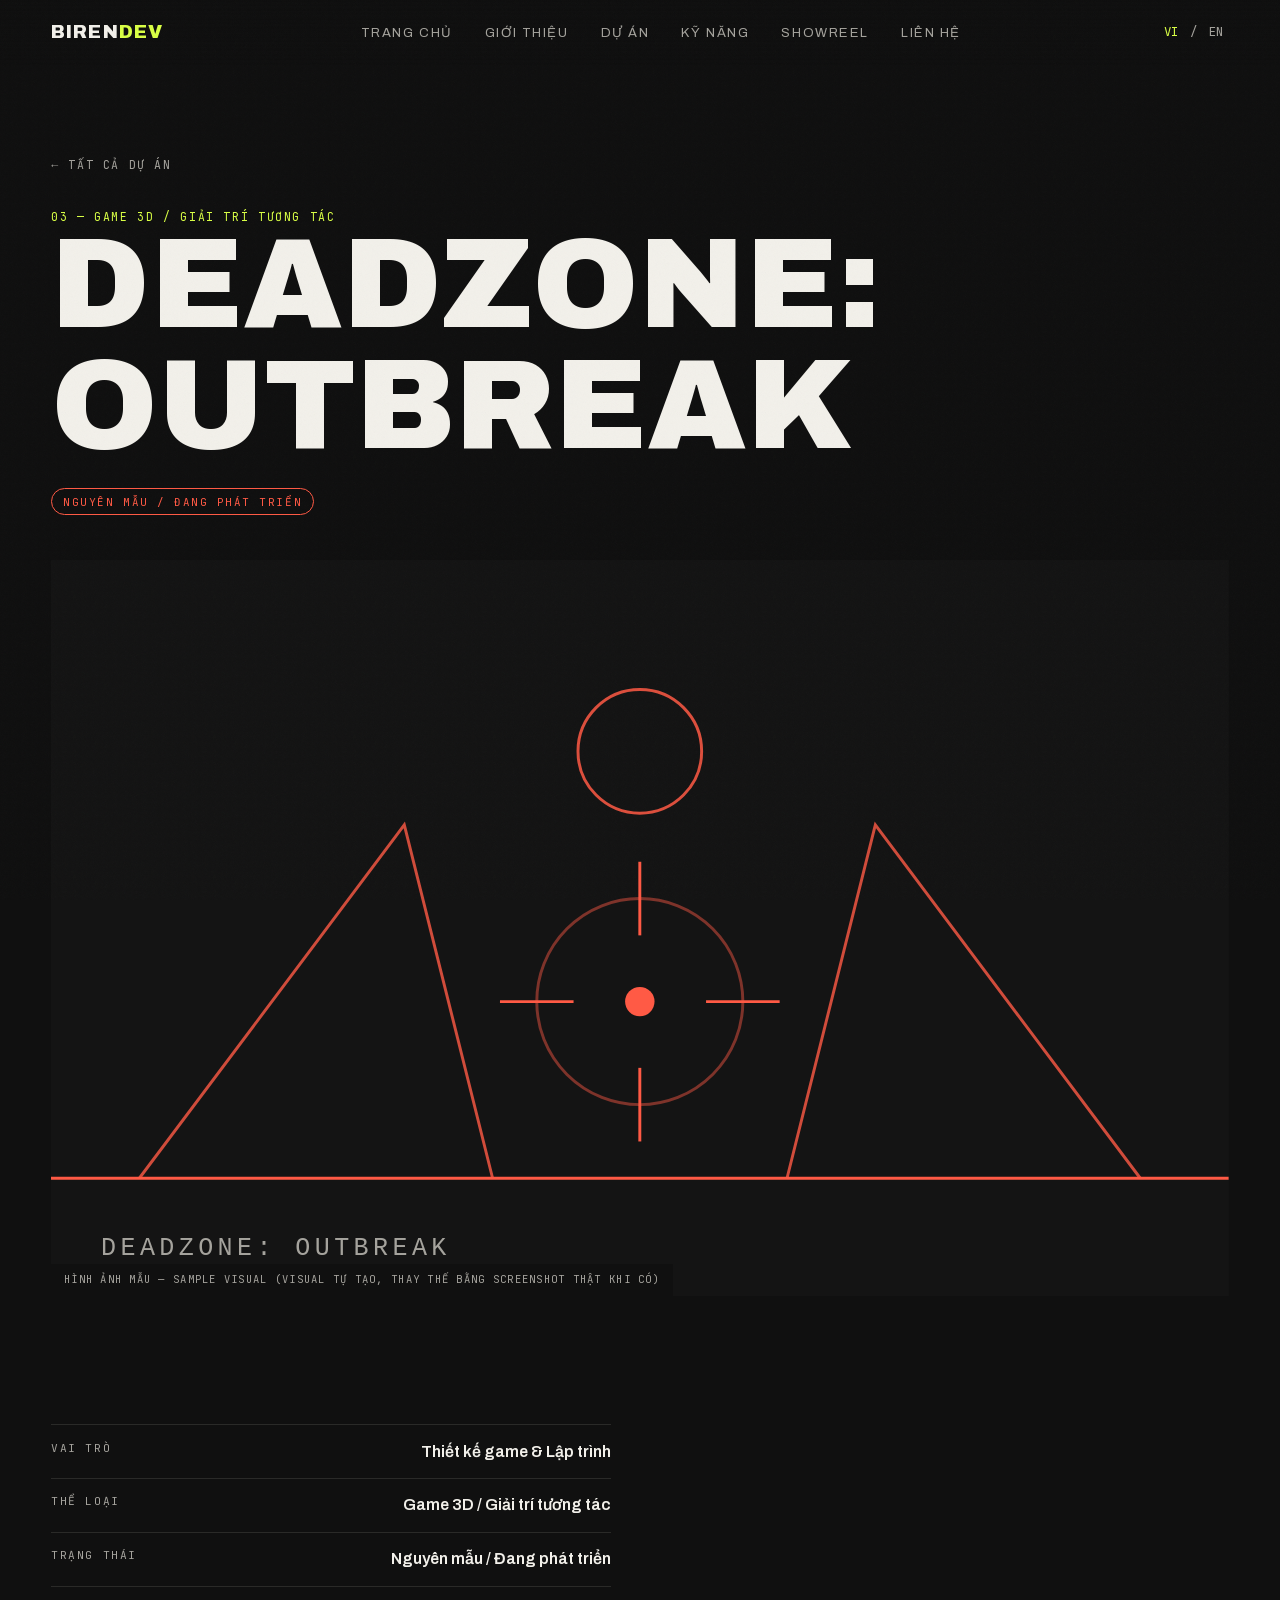
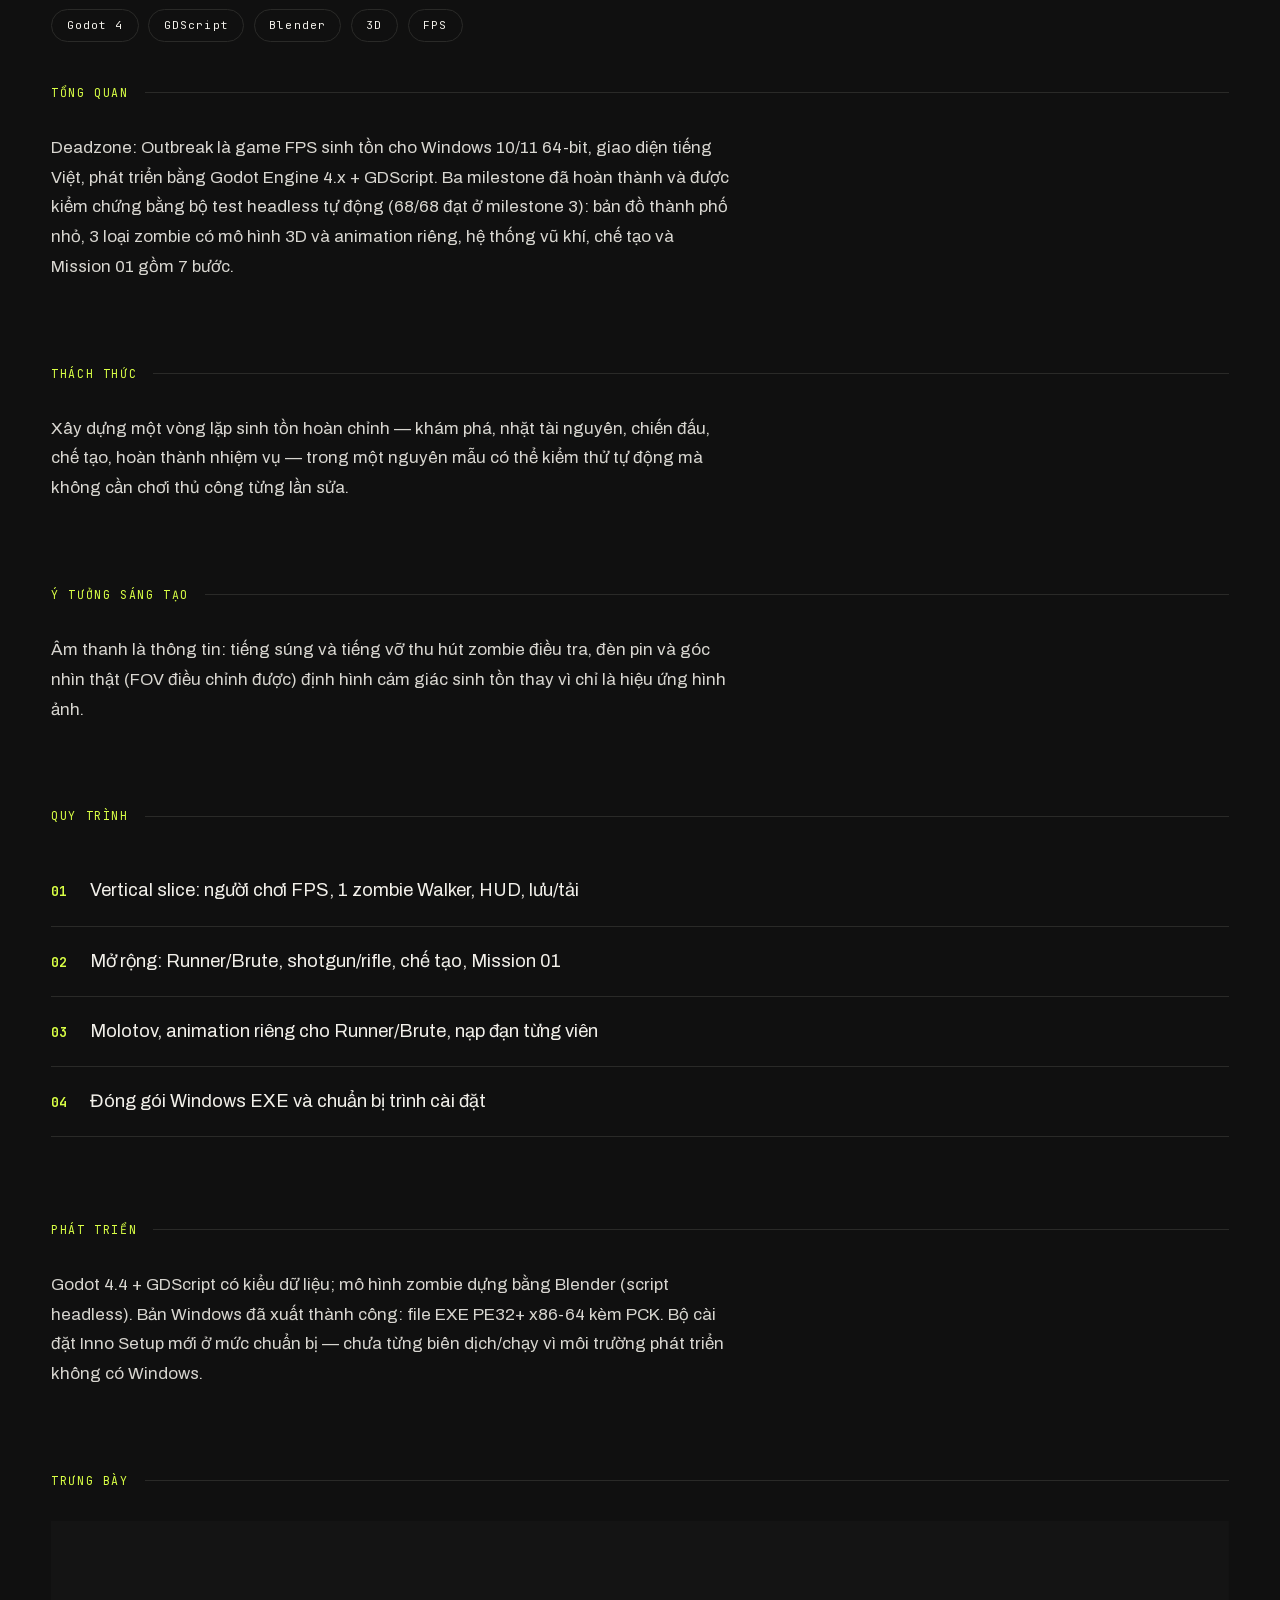
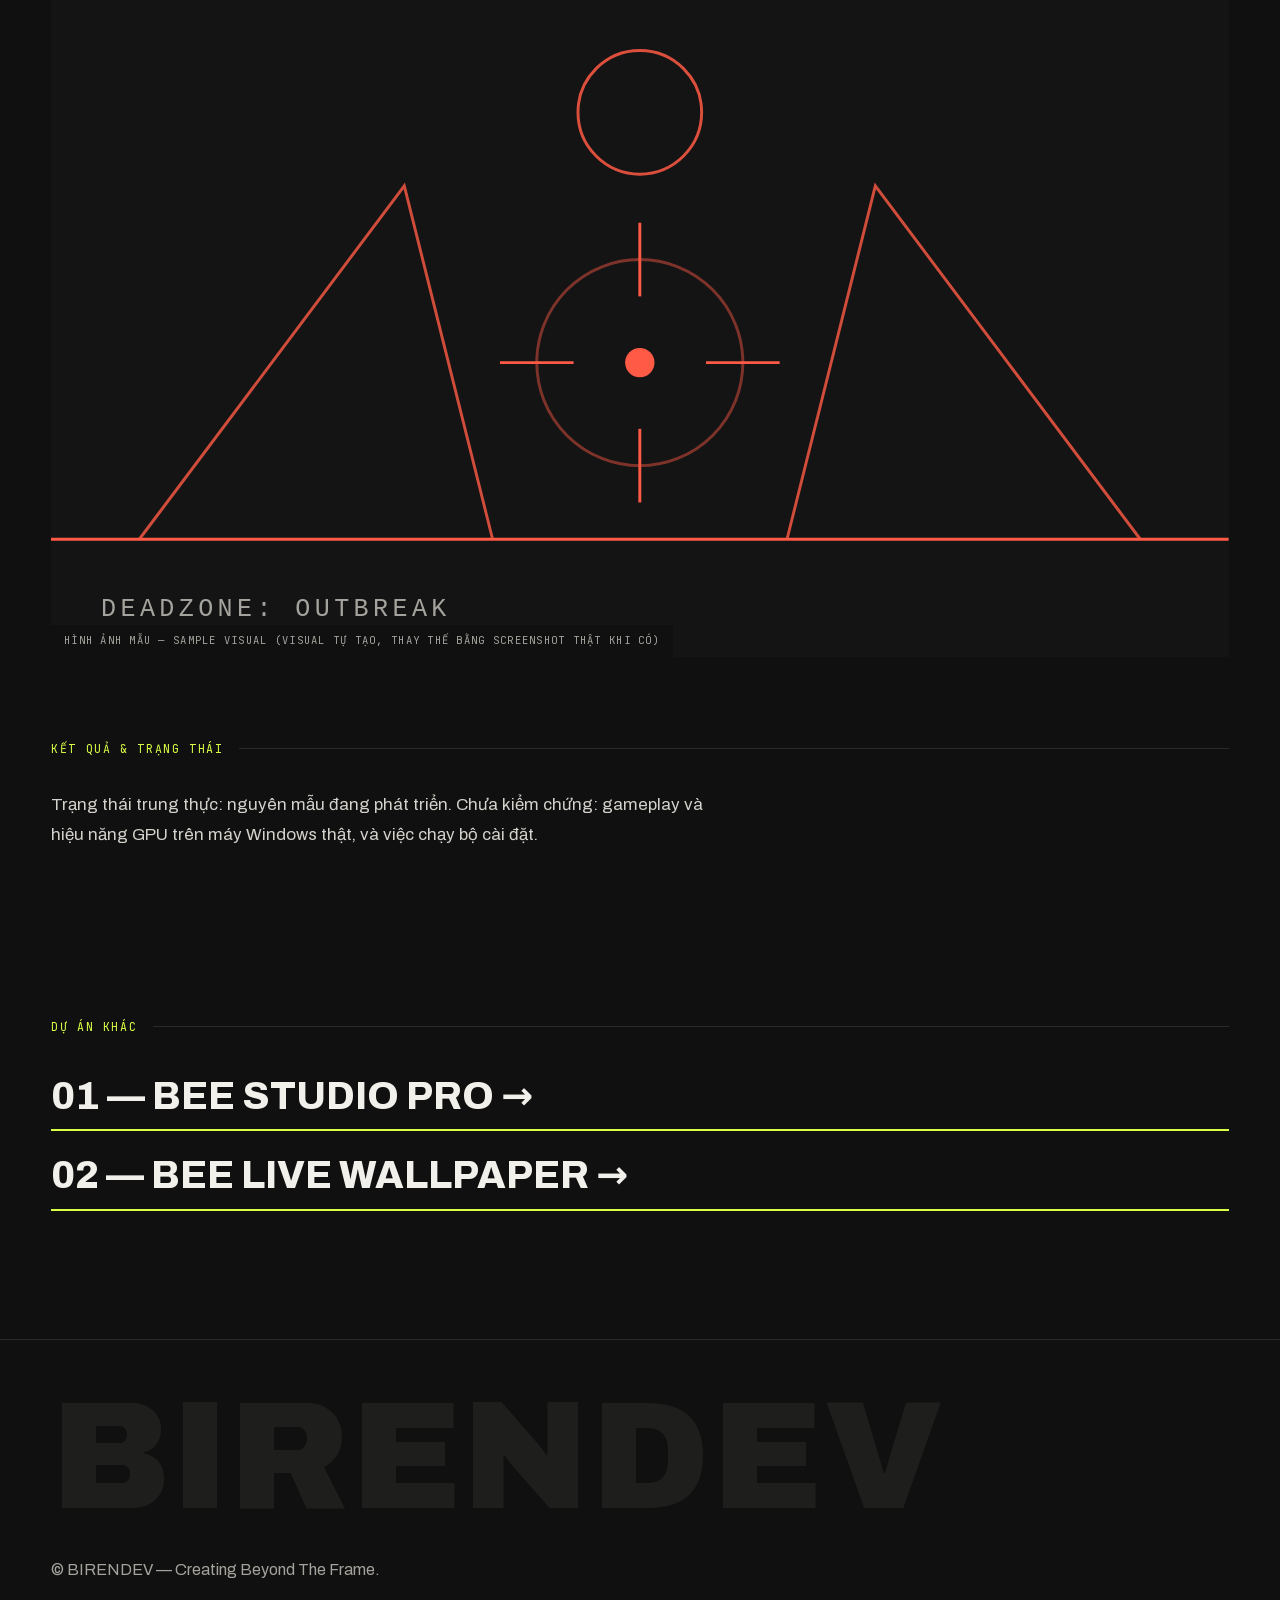
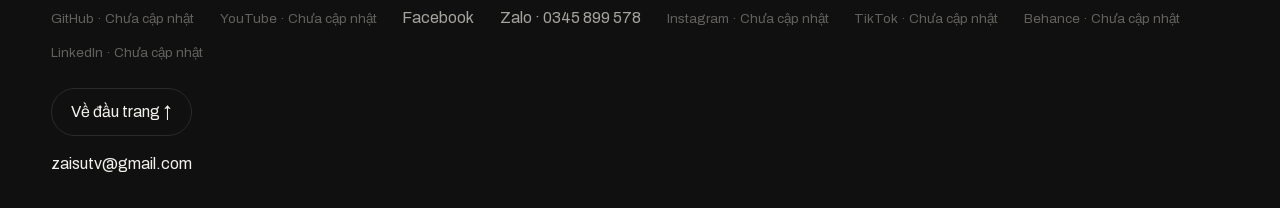
<file: works/deadzone-outbreak/index.html>
<!DOCTYPE html><!--PdYuDJ_ZOJLULS1EdgIX6--><html lang="vi" class="__variable_4ed181 __variable_f02368"><head><meta charSet="utf-8"/><meta name="viewport" content="width=device-width, initial-scale=1"/><link rel="preload" href="/_next/static/media/1a4aa50920b5315c-s.p.woff2" as="font" crossorigin="" type="font/woff2"/><link rel="preload" href="/_next/static/media/558ca1a6aa3cb55e-s.p.woff2" as="font" crossorigin="" type="font/woff2"/><link rel="preload" href="/_next/static/media/b06b356f834173cc-s.p.woff2" as="font" crossorigin="" type="font/woff2"/><link rel="preload" href="/_next/static/media/ff71da380fbe67dd-s.p.woff2" as="font" crossorigin="" type="font/woff2"/><link rel="stylesheet" href="/_next/static/css/e8161d80dfb92938.css" data-precedence="next"/><link rel="preload" as="script" fetchPriority="low" href="/_next/static/chunks/webpack-c22c3672f0c83080.js"/><script src="/_next/static/chunks/4bd1b696-c023c6e3521b1417.js" async=""></script><script src="/_next/static/chunks/255-1f92380adbc6ec99.js" async=""></script><script src="/_next/static/chunks/main-app-a37f24d5b14831f7.js" async=""></script><script src="/_next/static/chunks/c15bf2b0-52e8419f34af26ab.js" async=""></script><script src="/_next/static/chunks/619-ba102abea3e3d0e4.js" async=""></script><script src="/_next/static/chunks/155-938c5752ff2bf1f6.js" async=""></script><script src="/_next/static/chunks/app/layout-c065a53669b556b9.js" async=""></script><script src="/_next/static/chunks/537-d2dda5258e362f39.js" async=""></script><script src="/_next/static/chunks/app/works/%5Bslug%5D/page-c143262ed04b7ddf.js" async=""></script><meta name="next-size-adjust" content=""/><title>DEADZONE: OUTBREAK | BIRENDEV</title><meta name="description" content="Game sinh tồn zombie góc nhìn thứ nhất xây bằng Godot 4: AI zombie theo máy trạng thái, 4 loại vũ khí, chế tạo vật phẩm và chuỗi nhiệm vụ đầu tiên."/><link rel="canonical" href="https://example.com/works/deadzone-outbreak/"/><meta property="og:title" content="DEADZONE: OUTBREAK | BIRENDEV"/><meta property="og:description" content="A first-person zombie survival game built in Godot 4: state-machine zombie AI, four weapon types, item crafting and a first mission chain."/><meta property="og:type" content="article"/><meta name="twitter:card" content="summary_large_image"/><meta name="twitter:title" content="BIRENDEV — Creating Beyond The Frame"/><meta name="twitter:description" content="A first-person zombie survival game built in Godot 4: state-machine zombie AI, four weapon types, item crafting and a first mission chain."/><link rel="icon" href="/icon?98637bc87d0c295a" type="image/png" sizes="64x64"/><script src="/_next/static/chunks/polyfills-42372ed130431b0a.js" noModule=""></script></head><body><div hidden=""><!--$--><!--/$--></div><div aria-hidden="true" class="cursor-dot"></div><header class="nav"><a class="brand" aria-label="BirenDev — home" href="/">BIREN<span>DEV</span></a><nav class="nav-links" aria-label="Primary"><a class="" href="/">Trang chủ</a><a class="" href="/about/">Giới thiệu</a><a class="" href="/works/">Dự án</a><a class="" href="/skills/">Kỹ năng</a><a class="" href="/showreel/">Showreel</a><a class="" href="/contact/">Liên hệ</a></nav><div class="nav-right"><div class="lang-switch" role="group" aria-label="Language"><button type="button" class="on">VI</button><span aria-hidden="true">/</span><button type="button" class="">EN</button></div><button type="button" class="burger" aria-expanded="false" aria-label="Menu"><span></span><span></span></button></div></header><main><section class="page-head"><a class="mono" href="/works/">← Tất cả dự án</a><p class="mono accent" style="margin-top:2rem">03<!-- --> — <!-- -->Game 3D / Giải trí tương tác</p><h1 class="page-title">DEADZONE: OUTBREAK</h1><p style="margin-top:1.4rem"><span class="status-chip proto">Nguyên mẫu / Đang phát triển</span></p></section><section class="wrap"><figure class="project-visual" role="img" aria-label="DEADZONE: OUTBREAK — Hình ảnh mẫu — Sample visual (visual tự tạo, thay thế bằng screenshot thật khi có)"><svg viewBox="0 0 800 500" preserveAspectRatio="xMidYMid slice" aria-hidden="true"><rect width="800" height="500" fill="#141414"></rect><g fill="none" stroke="#FF5A45" stroke-width="2"><path d="M60 420 L240 180 L300 420 M500 420 L560 180 L740 420" opacity=".8"></path><line x1="0" y1="420" x2="800" y2="420"></line><circle cx="400" cy="130" r="42" opacity=".85"></circle><circle cx="400" cy="300" r="70" opacity=".45"></circle><circle cx="400" cy="300" r="10" fill="#FF5A45" stroke="none"></circle><line x1="400" y1="205" x2="400" y2="255"></line><line x1="400" y1="345" x2="400" y2="395"></line><line x1="305" y1="300" x2="355" y2="300"></line><line x1="445" y1="300" x2="495" y2="300"></line></g><text x="34" y="472" fill="#A5A39D" font-size="17" font-family="monospace" letter-spacing="3">DEADZONE: OUTBREAK</text></svg><figcaption>Hình ảnh mẫu — Sample visual (visual tự tạo, thay thế bằng screenshot thật khi có)</figcaption></figure></section><section class="section wrap" style="padding-bottom:0"><dl class="meta-table detail-grid" style="display:block;max-width:560px"><div><dt>Vai trò</dt><dd>Thiết kế game &amp; Lập trình</dd></div><div><dt>Thể loại</dt><dd>Game 3D / Giải trí tương tác</dd></div><div><dt>Trạng thái</dt><dd>Nguyên mẫu / Đang phát triển</dd></div></dl><div class="tags" style="margin-top:1.4rem"><span>Godot 4</span><span>GDScript</span><span>Blender</span><span>3D</span><span>FPS</span></div></section><section class="section wrap" style="padding-block:2.6rem"><div class="kicker-row"><span class="mono accent">TỔNG QUAN</span></div><div data-reveal="true"><p class="prose-block">Deadzone: Outbreak là game FPS sinh tồn cho Windows 10/11 64-bit, giao diện tiếng Việt, phát triển bằng Godot Engine 4.x + GDScript. Ba milestone đã hoàn thành và được kiểm chứng bằng bộ test headless tự động (68/68 đạt ở milestone 3): bản đồ thành phố nhỏ, 3 loại zombie có mô hình 3D và animation riêng, hệ thống vũ khí, chế tạo và Mission 01 gồm 7 bước.</p></div></section><section class="section wrap" style="padding-block:2.6rem"><div class="kicker-row"><span class="mono accent">THÁCH THỨC</span></div><div data-reveal="true"><p class="prose-block">Xây dựng một vòng lặp sinh tồn hoàn chỉnh — khám phá, nhặt tài nguyên, chiến đấu, chế tạo, hoàn thành nhiệm vụ — trong một nguyên mẫu có thể kiểm thử tự động mà không cần chơi thủ công từng lần sửa.</p></div></section><section class="section wrap" style="padding-block:2.6rem"><div class="kicker-row"><span class="mono accent">Ý TƯỞNG SÁNG TẠO</span></div><div data-reveal="true"><p class="prose-block">Âm thanh là thông tin: tiếng súng và tiếng vỡ thu hút zombie điều tra, đèn pin và góc nhìn thật (FOV điều chỉnh được) định hình cảm giác sinh tồn thay vì chỉ là hiệu ứng hình ảnh.</p></div></section><section class="section wrap" style="padding-block:2.6rem"><div class="kicker-row"><span class="mono accent">QUY TRÌNH</span></div><div data-reveal="true"><ol class="process-list"><li><b>0<!-- -->1</b>Vertical slice: người chơi FPS, 1 zombie Walker, HUD, lưu/tải</li><li><b>0<!-- -->2</b>Mở rộng: Runner/Brute, shotgun/rifle, chế tạo, Mission 01</li><li><b>0<!-- -->3</b>Molotov, animation riêng cho Runner/Brute, nạp đạn từng viên</li><li><b>0<!-- -->4</b>Đóng gói Windows EXE và chuẩn bị trình cài đặt</li></ol></div></section><section class="section wrap" style="padding-block:2.6rem"><div class="kicker-row"><span class="mono accent">PHÁT TRIỂN</span></div><div data-reveal="true"><p class="prose-block">Godot 4.4 + GDScript có kiểu dữ liệu; mô hình zombie dựng bằng Blender (script headless). Bản Windows đã xuất thành công: file EXE PE32+ x86-64 kèm PCK. Bộ cài đặt Inno Setup mới ở mức chuẩn bị — chưa từng biên dịch/chạy vì môi trường phát triển không có Windows.</p></div></section><section class="section wrap" style="padding-block:2.6rem"><div class="kicker-row"><span class="mono accent">TRƯNG BÀY</span></div><figure class="project-visual" role="img" aria-label="DEADZONE: OUTBREAK — Hình ảnh mẫu — Sample visual (visual tự tạo, thay thế bằng screenshot thật khi có)"><svg viewBox="0 0 800 500" preserveAspectRatio="xMidYMid slice" aria-hidden="true"><rect width="800" height="500" fill="#141414"></rect><g fill="none" stroke="#FF5A45" stroke-width="2"><path d="M60 420 L240 180 L300 420 M500 420 L560 180 L740 420" opacity=".8"></path><line x1="0" y1="420" x2="800" y2="420"></line><circle cx="400" cy="130" r="42" opacity=".85"></circle><circle cx="400" cy="300" r="70" opacity=".45"></circle><circle cx="400" cy="300" r="10" fill="#FF5A45" stroke="none"></circle><line x1="400" y1="205" x2="400" y2="255"></line><line x1="400" y1="345" x2="400" y2="395"></line><line x1="305" y1="300" x2="355" y2="300"></line><line x1="445" y1="300" x2="495" y2="300"></line></g><text x="34" y="472" fill="#A5A39D" font-size="17" font-family="monospace" letter-spacing="3">DEADZONE: OUTBREAK</text></svg><figcaption>Hình ảnh mẫu — Sample visual (visual tự tạo, thay thế bằng screenshot thật khi có)</figcaption></figure></section><section class="section wrap" style="padding-block:2.6rem"><div class="kicker-row"><span class="mono accent">KẾT QUẢ &amp; TRẠNG THÁI</span></div><div data-reveal="true"><p class="prose-block">Trạng thái trung thực: nguyên mẫu đang phát triển. Chưa kiểm chứng: gameplay và hiệu năng GPU trên máy Windows thật, và việc chạy bộ cài đặt.</p></div></section><section class="section wrap"><div class="kicker-row"><span class="mono accent">DỰ ÁN KHÁC</span></div><div style="display:grid;gap:1rem"><a class="work-link" style="font-size:clamp(1.4rem,3.5vw,2.4rem);font-weight:800;text-transform:uppercase" href="/works/bee-studio-pro/">01<!-- --> — <!-- -->BEE STUDIO PRO<!-- --> →</a><a class="work-link" style="font-size:clamp(1.4rem,3.5vw,2.4rem);font-weight:800;text-transform:uppercase" href="/works/bee-live-wallpaper/">02<!-- --> — <!-- -->BEE LIVE WALLPAPER<!-- --> →</a></div></section><!--$--><!--/$--></main><footer class="footer"><div class="footer-brand">BIRENDEV</div><div class="footer-row"><p>© BIRENDEV — Creating Beyond The Frame.</p><ul class="footer-socials"><li><span class="not-set">GitHub<!-- --> · <!-- -->Chưa cập nhật</span></li><li><span class="not-set">YouTube<!-- --> · <!-- -->Chưa cập nhật</span></li><li><a href="https://www.facebook.com/vthienbhat/" target="_blank" rel="noreferrer">Facebook</a></li><li><a href="https://zalo.me/0345899578" target="_blank" rel="noreferrer">Zalo · 0345 899 578</a></li><li><span class="not-set">Instagram<!-- --> · <!-- -->Chưa cập nhật</span></li><li><span class="not-set">TikTok<!-- --> · <!-- -->Chưa cập nhật</span></li><li><span class="not-set">Behance<!-- --> · <!-- -->Chưa cập nhật</span></li><li><span class="not-set">LinkedIn<!-- --> · <!-- -->Chưa cập nhật</span></li></ul><button type="button" class="to-top">Về đầu trang<!-- --> ↑</button></div><p class="footer-mail"><a href="mailto:zaisutv@gmail.com">zaisutv@gmail.com</a></p></footer><script src="/_next/static/chunks/webpack-c22c3672f0c83080.js" id="_R_" async=""></script><script>(self.__next_f=self.__next_f||[]).push([0])</script><script>self.__next_f.push([1,"1:\"$Sreact.fragment\"\n2:I[6689,[\"592\",\"static/chunks/c15bf2b0-52e8419f34af26ab.js\",\"619\",\"static/chunks/619-ba102abea3e3d0e4.js\",\"155\",\"static/chunks/155-938c5752ff2bf1f6.js\",\"177\",\"static/chunks/app/layout-c065a53669b556b9.js\"],\"LanguageProvider\"]\n3:I[8360,[\"592\",\"static/chunks/c15bf2b0-52e8419f34af26ab.js\",\"619\",\"static/chunks/619-ba102abea3e3d0e4.js\",\"155\",\"static/chunks/155-938c5752ff2bf1f6.js\",\"177\",\"static/chunks/app/layout-c065a53669b556b9.js\"],\"default\"]\n4:I[8687,[\"592\",\"static/chunks/c15bf2b0-52e8419f34af26ab.js\",\"619\",\"static/chunks/619-ba102abea3e3d0e4.js\",\"155\",\"static/chunks/155-938c5752ff2bf1f6.js\",\"177\",\"static/chunks/app/layout-c065a53669b556b9.js\"],\"default\"]\n5:I[8647,[\"592\",\"static/chunks/c15bf2b0-52e8419f34af26ab.js\",\"619\",\"static/chunks/619-ba102abea3e3d0e4.js\",\"155\",\"static/chunks/155-938c5752ff2bf1f6.js\",\"177\",\"static/chunks/app/layout-c065a53669b556b9.js\"],\"default\"]\n6:I[4420,[\"592\",\"static/chunks/c15bf2b0-52e8419f34af26ab.js\",\"619\",\"static/chunks/619-ba102abea3e3d0e4.js\",\"155\",\"static/chunks/155-938c5752ff2bf1f6.js\",\"177\",\"static/chunks/app/layout-c065a53669b556b9.js\"],\"default\"]\n7:I[9766,[],\"\"]\n8:I[8924,[],\"\"]\n9:I[8455,[\"592\",\"static/chunks/c15bf2b0-52e8419f34af26ab.js\",\"619\",\"static/chunks/619-ba102abea3e3d0e4.js\",\"155\",\"static/chunks/155-938c5752ff2bf1f6.js\",\"177\",\"static/chunks/app/layout-c065a53669b556b9.js\"],\"default\"]\nb:I[4431,[],\"OutletBoundary\"]\nd:I[5278,[],\"AsyncMetadataOutlet\"]\nf:I[4431,[],\"ViewportBoundary\"]\n11:I[4431,[],\"MetadataBoundary\"]\n12:\"$Sreact.suspense\"\n14:I[7150,[],\"\"]\n:HL[\"/_next/static/media/1a4aa50920b5315c-s.p.woff2\",\"font\",{\"crossOrigin\":\"\",\"type\":\"font/woff2\"}]\n:HL[\"/_next/static/media/558ca1a6aa3cb55e-s.p.woff2\",\"font\",{\"crossOrigin\":\"\",\"type\":\"font/woff2\"}]\n:HL[\"/_next/static/media/b06b356f834173cc-s.p.woff2\",\"font\",{\"crossOrigin\":\"\",\"type\":\"font/woff2\"}]\n:HL[\"/_next/static/media/ff71da380fbe67dd-s.p.woff2\",\"font\",{\"crossOrigin\":\"\",\"type\":\"font/woff2\"}]\n:HL[\"/_next/static/css/e8161d80dfb92938.css\",\"style\"]\n"])</script><script>self.__next_f.push([1,"0:{\"P\":null,\"b\":\"PdYuDJ-ZOJLULS1EdgIX6\",\"p\":\"\",\"c\":[\"\",\"works\",\"deadzone-outbreak\",\"\"],\"i\":false,\"f\":[[[\"\",{\"children\":[\"works\",{\"children\":[[\"slug\",\"deadzone-outbreak\",\"d\"],{\"children\":[\"__PAGE__\",{}]}]}]},\"$undefined\",\"$undefined\",true],[\"\",[\"$\",\"$1\",\"c\",{\"children\":[[[\"$\",\"link\",\"0\",{\"rel\":\"stylesheet\",\"href\":\"/_next/static/css/e8161d80dfb92938.css\",\"precedence\":\"next\",\"crossOrigin\":\"$undefined\",\"nonce\":\"$undefined\"}]],[\"$\",\"html\",null,{\"lang\":\"vi\",\"className\":\"__variable_4ed181 __variable_f02368\",\"children\":[\"$\",\"body\",null,{\"children\":[\"$\",\"$L2\",null,{\"children\":[[\"$\",\"$L3\",null,{}],[\"$\",\"$L4\",null,{}],[\"$\",\"$L5\",null,{}],[\"$\",\"$L6\",null,{}],[\"$\",\"main\",null,{\"children\":[\"$\",\"$L7\",null,{\"parallelRouterKey\":\"children\",\"error\":\"$undefined\",\"errorStyles\":\"$undefined\",\"errorScripts\":\"$undefined\",\"template\":[\"$\",\"$L8\",null,{}],\"templateStyles\":\"$undefined\",\"templateScripts\":\"$undefined\",\"notFound\":[[[\"$\",\"title\",null,{\"children\":\"404: This page could not be found.\"}],[\"$\",\"div\",null,{\"style\":{\"fontFamily\":\"system-ui,\\\"Segoe UI\\\",Roboto,Helvetica,Arial,sans-serif,\\\"Apple Color Emoji\\\",\\\"Segoe UI Emoji\\\"\",\"height\":\"100vh\",\"textAlign\":\"center\",\"display\":\"flex\",\"flexDirection\":\"column\",\"alignItems\":\"center\",\"justifyContent\":\"center\"},\"children\":[\"$\",\"div\",null,{\"children\":[[\"$\",\"style\",null,{\"dangerouslySetInnerHTML\":{\"__html\":\"body{color:#000;background:#fff;margin:0}.next-error-h1{border-right:1px solid rgba(0,0,0,.3)}@media (prefers-color-scheme:dark){body{color:#fff;background:#000}.next-error-h1{border-right:1px solid rgba(255,255,255,.3)}}\"}}],[\"$\",\"h1\",null,{\"className\":\"next-error-h1\",\"style\":{\"display\":\"inline-block\",\"margin\":\"0 20px 0 0\",\"padding\":\"0 23px 0 0\",\"fontSize\":24,\"fontWeight\":500,\"verticalAlign\":\"top\",\"lineHeight\":\"49px\"},\"children\":404}],[\"$\",\"div\",null,{\"style\":{\"display\":\"inline-block\"},\"children\":[\"$\",\"h2\",null,{\"style\":{\"fontSize\":14,\"fontWeight\":400,\"lineHeight\":\"49px\",\"margin\":0},\"children\":\"This page could not be found.\"}]}]]}]}]],[]],\"forbidden\":\"$undefined\",\"unauthorized\":\"$undefined\"}]}],[\"$\",\"$L9\",null,{}]]}]}]}]]}],{\"children\":[\"works\",[\"$\",\"$1\",\"c\",{\"children\":[null,[\"$\",\"$L7\",null,{\"parallelRouterKey\":\"children\",\"error\":\"$undefined\",\"errorStyles\":\"$undefined\",\"errorScripts\":\"$undefined\",\"template\":[\"$\",\"$L8\",null,{}],\"templateStyles\":\"$undefined\",\"templateScripts\":\"$undefined\",\"notFound\":\"$undefined\",\"forbidden\":\"$undefined\",\"unauthorized\":\"$undefined\"}]]}],{\"children\":[[\"slug\",\"deadzone-outbreak\",\"d\"],[\"$\",\"$1\",\"c\",{\"children\":[null,[\"$\",\"$L7\",null,{\"parallelRouterKey\":\"children\",\"error\":\"$undefined\",\"errorStyles\":\"$undefined\",\"errorScripts\":\"$undefined\",\"template\":[\"$\",\"$L8\",null,{}],\"templateStyles\":\"$undefined\",\"templateScripts\":\"$undefined\",\"notFound\":\"$undefined\",\"forbidden\":\"$undefined\",\"unauthorized\":\"$undefined\"}]]}],{\"children\":[\"__PAGE__\",[\"$\",\"$1\",\"c\",{\"children\":[\"$La\",null,[\"$\",\"$Lb\",null,{\"children\":[\"$Lc\",[\"$\",\"$Ld\",null,{\"promise\":\"$@e\"}]]}]]}],{},null,false]},null,false]},null,false]},null,false],[\"$\",\"$1\",\"h\",{\"children\":[null,[[\"$\",\"$Lf\",null,{\"children\":\"$L10\"}],[\"$\",\"meta\",null,{\"name\":\"next-size-adjust\",\"content\":\"\"}]],[\"$\",\"$L11\",null,{\"children\":[\"$\",\"div\",null,{\"hidden\":true,\"children\":[\"$\",\"$12\",null,{\"fallback\":null,\"children\":\"$L13\"}]}]}]]}],false]],\"m\":\"$undefined\",\"G\":[\"$14\",[]],\"s\":false,\"S\":true}\n"])</script><script>self.__next_f.push([1,"15:I[8949,[\"619\",\"static/chunks/619-ba102abea3e3d0e4.js\",\"537\",\"static/chunks/537-d2dda5258e362f39.js\",\"553\",\"static/chunks/app/works/%5Bslug%5D/page-c143262ed04b7ddf.js\"],\"default\"]\n"])</script><script>self.__next_f.push([1,"a:[\"$\",\"$L15\",null,{\"project\":{\"slug\":\"deadzone-outbreak\",\"index\":\"03\",\"title\":\"DEADZONE: OUTBREAK\",\"hue\":\"#FF5A45\",\"category\":{\"vi\":\"Game 3D / Giải trí tương tác\",\"en\":\"3D Game / Interactive Entertainment\"},\"status\":{\"vi\":\"Nguyên mẫu / Đang phát triển\",\"en\":\"Prototype / In Development\"},\"statusKey\":\"proto\",\"role\":{\"vi\":\"Thiết kế game \u0026 Lập trình\",\"en\":\"Game Design \u0026 Development\"},\"summary\":{\"vi\":\"Game sinh tồn zombie góc nhìn thứ nhất xây bằng Godot 4: AI zombie theo máy trạng thái, 4 loại vũ khí, chế tạo vật phẩm và chuỗi nhiệm vụ đầu tiên.\",\"en\":\"A first-person zombie survival game built in Godot 4: state-machine zombie AI, four weapon types, item crafting and a first mission chain.\"},\"overview\":{\"vi\":\"Deadzone: Outbreak là game FPS sinh tồn cho Windows 10/11 64-bit, giao diện tiếng Việt, phát triển bằng Godot Engine 4.x + GDScript. Ba milestone đã hoàn thành và được kiểm chứng bằng bộ test headless tự động (68/68 đạt ở milestone 3): bản đồ thành phố nhỏ, 3 loại zombie có mô hình 3D và animation riêng, hệ thống vũ khí, chế tạo và Mission 01 gồm 7 bước.\",\"en\":\"Deadzone: Outbreak is an FPS survival game for Windows 10/11 64-bit with a Vietnamese UI, built with Godot Engine 4.x + GDScript. Three milestones are complete and verified by an automated headless test suite (68/68 passing at milestone 3): a small city map, three zombie types with their own 3D models and animations, weapons, crafting and a 7-step Mission 01.\"},\"challenge\":{\"vi\":\"Xây dựng một vòng lặp sinh tồn hoàn chỉnh — khám phá, nhặt tài nguyên, chiến đấu, chế tạo, hoàn thành nhiệm vụ — trong một nguyên mẫu có thể kiểm thử tự động mà không cần chơi thủ công từng lần sửa.\",\"en\":\"Building a complete survival loop — explore, scavenge, fight, craft, complete missions — in a prototype that can be tested automatically instead of by hand after every change.\"},\"concept\":{\"vi\":\"Âm thanh là thông tin: tiếng súng và tiếng vỡ thu hút zombie điều tra, đèn pin và góc nhìn thật (FOV điều chỉnh được) định hình cảm giác sinh tồn thay vì chỉ là hiệu ứng hình ảnh.\",\"en\":\"Sound is information: gunshots and breaking noise draw zombies to investigate, while the flashlight and a real adjustable FOV shape the survival feel rather than acting as decoration.\"},\"process\":[{\"vi\":\"Vertical slice: người chơi FPS, 1 zombie Walker, HUD, lưu/tải\",\"en\":\"Vertical slice: FPS player, one Walker zombie, HUD, save/load\"},{\"vi\":\"Mở rộng: Runner/Brute, shotgun/rifle, chế tạo, Mission 01\",\"en\":\"Expand: Runner/Brute, shotgun/rifle, crafting, Mission 01\"},{\"vi\":\"Molotov, animation riêng cho Runner/Brute, nạp đạn từng viên\",\"en\":\"Molotov, dedicated Runner/Brute animations, per-shell reload\"},{\"vi\":\"Đóng gói Windows EXE và chuẩn bị trình cài đặt\",\"en\":\"Package the Windows EXE and prepare the installer\"}],\"development\":{\"vi\":\"Godot 4.4 + GDScript có kiểu dữ liệu; mô hình zombie dựng bằng Blender (script headless). Bản Windows đã xuất thành công: file EXE PE32+ x86-64 kèm PCK. Bộ cài đặt Inno Setup mới ở mức chuẩn bị — chưa từng biên dịch/chạy vì môi trường phát triển không có Windows.\",\"en\":\"Godot 4.4 + typed GDScript; zombie models built with Blender (headless scripts). The Windows build exported successfully: a PE32+ x86-64 EXE plus PCK. The Inno Setup installer is prepared only — never compiled or run, because the dev environment has no Windows machine.\"},\"outcome\":{\"vi\":\"Trạng thái trung thực: nguyên mẫu đang phát triển. Chưa kiểm chứng: gameplay và hiệu năng GPU trên máy Windows thật, và việc chạy bộ cài đặt.\",\"en\":\"Honest status: a prototype in development. Not yet verified: gameplay and GPU performance on a real Windows PC, and running the installer.\"},\"tags\":[\"Godot 4\",\"GDScript\",\"Blender\",\"3D\",\"FPS\"]}}]\n"])</script><script>self.__next_f.push([1,"10:[[\"$\",\"meta\",\"0\",{\"charSet\":\"utf-8\"}],[\"$\",\"meta\",\"1\",{\"name\":\"viewport\",\"content\":\"width=device-width, initial-scale=1\"}]]\nc:null\n"])</script><script>self.__next_f.push([1,"16:I[622,[],\"IconMark\"]\n"])</script><script>self.__next_f.push([1,"e:{\"metadata\":[[\"$\",\"title\",\"0\",{\"children\":\"DEADZONE: OUTBREAK | BIRENDEV\"}],[\"$\",\"meta\",\"1\",{\"name\":\"description\",\"content\":\"Game sinh tồn zombie góc nhìn thứ nhất xây bằng Godot 4: AI zombie theo máy trạng thái, 4 loại vũ khí, chế tạo vật phẩm và chuỗi nhiệm vụ đầu tiên.\"}],[\"$\",\"link\",\"2\",{\"rel\":\"canonical\",\"href\":\"https://example.com/works/deadzone-outbreak/\"}],[\"$\",\"meta\",\"3\",{\"property\":\"og:title\",\"content\":\"DEADZONE: OUTBREAK | BIRENDEV\"}],[\"$\",\"meta\",\"4\",{\"property\":\"og:description\",\"content\":\"A first-person zombie survival game built in Godot 4: state-machine zombie AI, four weapon types, item crafting and a first mission chain.\"}],[\"$\",\"meta\",\"5\",{\"property\":\"og:type\",\"content\":\"article\"}],[\"$\",\"meta\",\"6\",{\"name\":\"twitter:card\",\"content\":\"summary_large_image\"}],[\"$\",\"meta\",\"7\",{\"name\":\"twitter:title\",\"content\":\"BIRENDEV — Creating Beyond The Frame\"}],[\"$\",\"meta\",\"8\",{\"name\":\"twitter:description\",\"content\":\"A first-person zombie survival game built in Godot 4: state-machine zombie AI, four weapon types, item crafting and a first mission chain.\"}],[\"$\",\"link\",\"9\",{\"rel\":\"icon\",\"href\":\"/icon?98637bc87d0c295a\",\"alt\":\"$undefined\",\"type\":\"image/png\",\"sizes\":\"64x64\"}],[\"$\",\"$L16\",\"10\",{}]],\"error\":null,\"digest\":\"$undefined\"}\n"])</script><script>self.__next_f.push([1,"13:\"$e:metadata\"\n"])</script></body></html>
</file>
<file: _next/static/css/e8161d80dfb92938.css>
@font-face{font-family:Archivo;font-style:normal;font-weight:400;font-stretch:100%;font-display:swap;src:url(/_next/static/media/b06b356f834173cc-s.p.woff2) format("woff2");unicode-range:u+0102-0103,u+0110-0111,u+0128-0129,u+0168-0169,u+01a0-01a1,u+01af-01b0,u+0300-0301,u+0303-0304,u+0308-0309,u+0323,u+0329,u+1ea0-1ef9,u+20ab}@font-face{font-family:Archivo;font-style:normal;font-weight:400;font-stretch:100%;font-display:swap;src:url(/_next/static/media/23d669af23d19c95-s.woff2) format("woff2");unicode-range:u+0100-02ba,u+02bd-02c5,u+02c7-02cc,u+02ce-02d7,u+02dd-02ff,u+0304,u+0308,u+0329,u+1d00-1dbf,u+1e00-1e9f,u+1ef2-1eff,u+2020,u+20a0-20ab,u+20ad-20c4,u+2113,u+2c60-2c7f,u+a720-a7ff}@font-face{font-family:Archivo;font-style:normal;font-weight:400;font-stretch:100%;font-display:swap;src:url(/_next/static/media/1a4aa50920b5315c-s.p.woff2) format("woff2");unicode-range:u+00??,u+0131,u+0152-0153,u+02bb-02bc,u+02c6,u+02da,u+02dc,u+0304,u+0308,u+0329,u+2000-206f,u+20ac,u+2122,u+2191,u+2193,u+2212,u+2215,u+feff,u+fffd}@font-face{font-family:Archivo;font-style:normal;font-weight:600;font-stretch:100%;font-display:swap;src:url(/_next/static/media/b06b356f834173cc-s.p.woff2) format("woff2");unicode-range:u+0102-0103,u+0110-0111,u+0128-0129,u+0168-0169,u+01a0-01a1,u+01af-01b0,u+0300-0301,u+0303-0304,u+0308-0309,u+0323,u+0329,u+1ea0-1ef9,u+20ab}@font-face{font-family:Archivo;font-style:normal;font-weight:600;font-stretch:100%;font-display:swap;src:url(/_next/static/media/23d669af23d19c95-s.woff2) format("woff2");unicode-range:u+0100-02ba,u+02bd-02c5,u+02c7-02cc,u+02ce-02d7,u+02dd-02ff,u+0304,u+0308,u+0329,u+1d00-1dbf,u+1e00-1e9f,u+1ef2-1eff,u+2020,u+20a0-20ab,u+20ad-20c4,u+2113,u+2c60-2c7f,u+a720-a7ff}@font-face{font-family:Archivo;font-style:normal;font-weight:600;font-stretch:100%;font-display:swap;src:url(/_next/static/media/1a4aa50920b5315c-s.p.woff2) format("woff2");unicode-range:u+00??,u+0131,u+0152-0153,u+02bb-02bc,u+02c6,u+02da,u+02dc,u+0304,u+0308,u+0329,u+2000-206f,u+20ac,u+2122,u+2191,u+2193,u+2212,u+2215,u+feff,u+fffd}@font-face{font-family:Archivo;font-style:normal;font-weight:700;font-stretch:100%;font-display:swap;src:url(/_next/static/media/b06b356f834173cc-s.p.woff2) format("woff2");unicode-range:u+0102-0103,u+0110-0111,u+0128-0129,u+0168-0169,u+01a0-01a1,u+01af-01b0,u+0300-0301,u+0303-0304,u+0308-0309,u+0323,u+0329,u+1ea0-1ef9,u+20ab}@font-face{font-family:Archivo;font-style:normal;font-weight:700;font-stretch:100%;font-display:swap;src:url(/_next/static/media/23d669af23d19c95-s.woff2) format("woff2");unicode-range:u+0100-02ba,u+02bd-02c5,u+02c7-02cc,u+02ce-02d7,u+02dd-02ff,u+0304,u+0308,u+0329,u+1d00-1dbf,u+1e00-1e9f,u+1ef2-1eff,u+2020,u+20a0-20ab,u+20ad-20c4,u+2113,u+2c60-2c7f,u+a720-a7ff}@font-face{font-family:Archivo;font-style:normal;font-weight:700;font-stretch:100%;font-display:swap;src:url(/_next/static/media/1a4aa50920b5315c-s.p.woff2) format("woff2");unicode-range:u+00??,u+0131,u+0152-0153,u+02bb-02bc,u+02c6,u+02da,u+02dc,u+0304,u+0308,u+0329,u+2000-206f,u+20ac,u+2122,u+2191,u+2193,u+2212,u+2215,u+feff,u+fffd}@font-face{font-family:Archivo;font-style:normal;font-weight:800;font-stretch:100%;font-display:swap;src:url(/_next/static/media/b06b356f834173cc-s.p.woff2) format("woff2");unicode-range:u+0102-0103,u+0110-0111,u+0128-0129,u+0168-0169,u+01a0-01a1,u+01af-01b0,u+0300-0301,u+0303-0304,u+0308-0309,u+0323,u+0329,u+1ea0-1ef9,u+20ab}@font-face{font-family:Archivo;font-style:normal;font-weight:800;font-stretch:100%;font-display:swap;src:url(/_next/static/media/23d669af23d19c95-s.woff2) format("woff2");unicode-range:u+0100-02ba,u+02bd-02c5,u+02c7-02cc,u+02ce-02d7,u+02dd-02ff,u+0304,u+0308,u+0329,u+1d00-1dbf,u+1e00-1e9f,u+1ef2-1eff,u+2020,u+20a0-20ab,u+20ad-20c4,u+2113,u+2c60-2c7f,u+a720-a7ff}@font-face{font-family:Archivo;font-style:normal;font-weight:800;font-stretch:100%;font-display:swap;src:url(/_next/static/media/1a4aa50920b5315c-s.p.woff2) format("woff2");unicode-range:u+00??,u+0131,u+0152-0153,u+02bb-02bc,u+02c6,u+02da,u+02dc,u+0304,u+0308,u+0329,u+2000-206f,u+20ac,u+2122,u+2191,u+2193,u+2212,u+2215,u+feff,u+fffd}@font-face{font-family:Archivo;font-style:normal;font-weight:900;font-stretch:100%;font-display:swap;src:url(/_next/static/media/b06b356f834173cc-s.p.woff2) format("woff2");unicode-range:u+0102-0103,u+0110-0111,u+0128-0129,u+0168-0169,u+01a0-01a1,u+01af-01b0,u+0300-0301,u+0303-0304,u+0308-0309,u+0323,u+0329,u+1ea0-1ef9,u+20ab}@font-face{font-family:Archivo;font-style:normal;font-weight:900;font-stretch:100%;font-display:swap;src:url(/_next/static/media/23d669af23d19c95-s.woff2) format("woff2");unicode-range:u+0100-02ba,u+02bd-02c5,u+02c7-02cc,u+02ce-02d7,u+02dd-02ff,u+0304,u+0308,u+0329,u+1d00-1dbf,u+1e00-1e9f,u+1ef2-1eff,u+2020,u+20a0-20ab,u+20ad-20c4,u+2113,u+2c60-2c7f,u+a720-a7ff}@font-face{font-family:Archivo;font-style:normal;font-weight:900;font-stretch:100%;font-display:swap;src:url(/_next/static/media/1a4aa50920b5315c-s.p.woff2) format("woff2");unicode-range:u+00??,u+0131,u+0152-0153,u+02bb-02bc,u+02c6,u+02da,u+02dc,u+0304,u+0308,u+0329,u+2000-206f,u+20ac,u+2122,u+2191,u+2193,u+2212,u+2215,u+feff,u+fffd}@font-face{font-family:Archivo Fallback;src:local("Arial");ascent-override:88.96%;descent-override:21.28%;line-gap-override:0.00%;size-adjust:98.70%}.__className_4ed181{font-family:Archivo,Archivo Fallback;font-style:normal}.__variable_4ed181{--font-display:"Archivo","Archivo Fallback"}@font-face{font-family:JetBrains Mono;font-style:normal;font-weight:400;font-display:swap;src:url(/_next/static/media/edc640959b0c7826-s.woff2) format("woff2");unicode-range:u+0460-052f,u+1c80-1c8a,u+20b4,u+2de0-2dff,u+a640-a69f,u+fe2e-fe2f}@font-face{font-family:JetBrains Mono;font-style:normal;font-weight:400;font-display:swap;src:url(/_next/static/media/ac0e76ddaeeb7981-s.woff2) format("woff2");unicode-range:u+0301,u+0400-045f,u+0490-0491,u+04b0-04b1,u+2116}@font-face{font-family:JetBrains Mono;font-style:normal;font-weight:400;font-display:swap;src:url(/_next/static/media/64d784ea54a4acde-s.woff2) format("woff2");unicode-range:u+0370-0377,u+037a-037f,u+0384-038a,u+038c,u+038e-03a1,u+03a3-03ff}@font-face{font-family:JetBrains Mono;font-style:normal;font-weight:400;font-display:swap;src:url(/_next/static/media/ff71da380fbe67dd-s.p.woff2) format("woff2");unicode-range:u+0102-0103,u+0110-0111,u+0128-0129,u+0168-0169,u+01a0-01a1,u+01af-01b0,u+0300-0301,u+0303-0304,u+0308-0309,u+0323,u+0329,u+1ea0-1ef9,u+20ab}@font-face{font-family:JetBrains Mono;font-style:normal;font-weight:400;font-display:swap;src:url(/_next/static/media/6d831b18ae5b01dc-s.woff2) format("woff2");unicode-range:u+0100-02ba,u+02bd-02c5,u+02c7-02cc,u+02ce-02d7,u+02dd-02ff,u+0304,u+0308,u+0329,u+1d00-1dbf,u+1e00-1e9f,u+1ef2-1eff,u+2020,u+20a0-20ab,u+20ad-20c4,u+2113,u+2c60-2c7f,u+a720-a7ff}@font-face{font-family:JetBrains Mono;font-style:normal;font-weight:400;font-display:swap;src:url(/_next/static/media/558ca1a6aa3cb55e-s.p.woff2) format("woff2");unicode-range:u+00??,u+0131,u+0152-0153,u+02bb-02bc,u+02c6,u+02da,u+02dc,u+0304,u+0308,u+0329,u+2000-206f,u+20ac,u+2122,u+2191,u+2193,u+2212,u+2215,u+feff,u+fffd}@font-face{font-family:JetBrains Mono;font-style:normal;font-weight:600;font-display:swap;src:url(/_next/static/media/edc640959b0c7826-s.woff2) format("woff2");unicode-range:u+0460-052f,u+1c80-1c8a,u+20b4,u+2de0-2dff,u+a640-a69f,u+fe2e-fe2f}@font-face{font-family:JetBrains Mono;font-style:normal;font-weight:600;font-display:swap;src:url(/_next/static/media/ac0e76ddaeeb7981-s.woff2) format("woff2");unicode-range:u+0301,u+0400-045f,u+0490-0491,u+04b0-04b1,u+2116}@font-face{font-family:JetBrains Mono;font-style:normal;font-weight:600;font-display:swap;src:url(/_next/static/media/64d784ea54a4acde-s.woff2) format("woff2");unicode-range:u+0370-0377,u+037a-037f,u+0384-038a,u+038c,u+038e-03a1,u+03a3-03ff}@font-face{font-family:JetBrains Mono;font-style:normal;font-weight:600;font-display:swap;src:url(/_next/static/media/ff71da380fbe67dd-s.p.woff2) format("woff2");unicode-range:u+0102-0103,u+0110-0111,u+0128-0129,u+0168-0169,u+01a0-01a1,u+01af-01b0,u+0300-0301,u+0303-0304,u+0308-0309,u+0323,u+0329,u+1ea0-1ef9,u+20ab}@font-face{font-family:JetBrains Mono;font-style:normal;font-weight:600;font-display:swap;src:url(/_next/static/media/6d831b18ae5b01dc-s.woff2) format("woff2");unicode-range:u+0100-02ba,u+02bd-02c5,u+02c7-02cc,u+02ce-02d7,u+02dd-02ff,u+0304,u+0308,u+0329,u+1d00-1dbf,u+1e00-1e9f,u+1ef2-1eff,u+2020,u+20a0-20ab,u+20ad-20c4,u+2113,u+2c60-2c7f,u+a720-a7ff}@font-face{font-family:JetBrains Mono;font-style:normal;font-weight:600;font-display:swap;src:url(/_next/static/media/558ca1a6aa3cb55e-s.p.woff2) format("woff2");unicode-range:u+00??,u+0131,u+0152-0153,u+02bb-02bc,u+02c6,u+02da,u+02dc,u+0304,u+0308,u+0329,u+2000-206f,u+20ac,u+2122,u+2191,u+2193,u+2212,u+2215,u+feff,u+fffd}@font-face{font-family:JetBrains Mono Fallback;src:local("Arial");ascent-override:75.79%;descent-override:22.29%;line-gap-override:0.00%;size-adjust:134.59%}.__className_f02368{font-family:JetBrains Mono,JetBrains Mono Fallback;font-style:normal}.__variable_f02368{--font-jbmono:"JetBrains Mono","JetBrains Mono Fallback"}

/*! tailwindcss v4.3.4 | MIT License | https://tailwindcss.com */@layer properties{@supports (((-webkit-hyphens:none)) and (not (margin-trim:block))) or ((-moz-orient:inline) and (not (color:rgb(from red r g b)))){*,::backdrop,:after,:before{--tw-rotate-x:initial;--tw-rotate-y:initial;--tw-rotate-z:initial;--tw-skew-x:initial;--tw-skew-y:initial;--tw-outline-style:solid;--tw-ease:initial}}}@layer theme{:host,:root{--font-sans:var(--font-display),"Archivo",system-ui,sans-serif;--font-mono:var(--font-jbmono),"JetBrains Mono",monospace;--ease-out:cubic-bezier(0,0,.2,1);--default-font-family:var(--font-sans);--default-mono-font-family:var(--font-mono);--color-accent:#d9ff45}}@layer base{*,::backdrop,:after,:before{box-sizing:border-box;border:0 solid;margin:0;padding:0}::file-selector-button{box-sizing:border-box;border:0 solid;margin:0;padding:0}:host,html{-webkit-text-size-adjust:100%;tab-size:4;line-height:1.5;font-family:var(--default-font-family,-apple-system,BlinkMacSystemFont,"Segoe UI",Roboto,"Helvetica Neue","Noto Sans",Arial,sans-serif,"Apple Color Emoji","Segoe UI Emoji","Segoe UI Symbol","Noto Color Emoji");font-feature-settings:var(--default-font-feature-settings,normal);font-variation-settings:var(--default-font-variation-settings,normal);-webkit-tap-highlight-color:transparent}hr{height:0;color:inherit;border-top-width:1px}abbr:where([title]){-webkit-text-decoration:underline dotted;text-decoration:underline dotted}h1,h2,h3,h4,h5,h6{font-size:inherit;font-weight:inherit}a{color:inherit;-webkit-text-decoration:inherit;text-decoration:inherit}b,strong{font-weight:bolder}code,kbd,pre,samp{font-family:var(--default-mono-font-family,ui-monospace,SFMono-Regular,Menlo,Monaco,Consolas,"Liberation Mono","Courier New",monospace);font-feature-settings:var(--default-mono-font-feature-settings,normal);font-variation-settings:var(--default-mono-font-variation-settings,normal);font-size:1em}small{font-size:80%}sub,sup{vertical-align:baseline;font-size:75%;line-height:0;position:relative}sub{bottom:-.25em}sup{top:-.5em}table{text-indent:0;border-color:inherit;border-collapse:collapse}:-moz-focusring:where(:not(iframe)){outline:auto}progress{vertical-align:baseline}summary{display:list-item}menu,ol,ul{list-style:none}audio,canvas,embed,iframe,img,object,svg,video{vertical-align:middle;display:block}img,video{max-width:100%;height:auto}button,input,optgroup,select,textarea{font:inherit;font-feature-settings:inherit;font-variation-settings:inherit;letter-spacing:inherit;color:inherit;opacity:1;background-color:#0000;border-radius:0}::file-selector-button{font:inherit;font-feature-settings:inherit;font-variation-settings:inherit;letter-spacing:inherit;color:inherit;opacity:1;background-color:#0000;border-radius:0}:where(select:is([multiple],[size])) optgroup{font-weight:bolder}:where(select:is([multiple],[size])) optgroup option{padding-inline-start:20px}::file-selector-button{margin-inline-end:4px}::placeholder{opacity:1}@supports (not ((-webkit-appearance:-apple-pay-button))) or (contain-intrinsic-size:1px){::placeholder{color:currentColor}@supports (color:color-mix(in lab,red,red)){::placeholder{color:color-mix(in oklab,currentcolor 50%,transparent)}}}textarea{resize:vertical}::-webkit-search-decoration{-webkit-appearance:none}::-webkit-date-and-time-value{min-height:1lh;text-align:inherit}::-webkit-datetime-edit{display:inline-flex}::-webkit-datetime-edit-fields-wrapper{padding:0}::-webkit-datetime-edit,::-webkit-datetime-edit-year-field{padding-block:0}::-webkit-datetime-edit-day-field,::-webkit-datetime-edit-month-field{padding-block:0}::-webkit-datetime-edit-hour-field,::-webkit-datetime-edit-minute-field{padding-block:0}::-webkit-datetime-edit-millisecond-field,::-webkit-datetime-edit-second-field{padding-block:0}::-webkit-datetime-edit-meridiem-field{padding-block:0}::-webkit-calendar-picker-indicator{line-height:1}:-moz-ui-invalid{box-shadow:none}button,input:where([type=button],[type=reset],[type=submit]){appearance:button}::file-selector-button{appearance:button}::-webkit-inner-spin-button,::-webkit-outer-spin-button{height:auto}[hidden]:where(:not([hidden=until-found])){display:none!important}}@layer components;@layer utilities{.visible{visibility:visible}.relative{position:relative}.static{position:static}.block{display:block}.flex{display:flex}.grid{display:grid}.transform{transform:var(--tw-rotate-x, ) var(--tw-rotate-y, ) var(--tw-rotate-z, ) var(--tw-skew-x, ) var(--tw-skew-y, )}.fill-accent{fill:var(--color-accent)}.uppercase{text-transform:uppercase}.underline{text-decoration-line:underline}.outline{outline-style:var(--tw-outline-style);outline-width:1px}.ease-out{--tw-ease:var(--ease-out);transition-timing-function:var(--ease-out)}}:root{--ease:cubic-bezier(.22,1,.36,1)}*{box-sizing:border-box}html{scroll-behavior:auto}html.lenis,html.lenis body{height:auto}body{color:#f2f0ea;font-family:var(--font-sans);-webkit-font-smoothing:antialiased;background:#101010;margin:0;overflow-x:hidden}::selection{color:#101010;background:#d9ff45}a{color:inherit;text-decoration:none}:focus-visible{outline-offset:3px;outline:2px solid #d9ff45}.mono{font-family:var(--font-mono);letter-spacing:.14em;text-transform:uppercase;color:#a5a39d;font-size:.72rem}.accent{color:#d9ff45}body:after{content:"";opacity:.05;z-index:60;background-image:url("data:image/svg+xml,%3Csvg xmlns='http://www.w3.org/2000/svg' width='140' height='140'%3E%3Cfilter id='n'%3E%3CfeTurbulence baseFrequency='0.9' numOctaves='2'/%3E%3C/filter%3E%3Crect width='140' height='140' filter='url(%23n)' opacity='0.55'/%3E%3C/svg%3E");inset:0}.cursor-dot,body:after{pointer-events:none;position:fixed}.cursor-dot{z-index:80;width:34px;height:34px;transition:width .18s var(--ease),height .18s var(--ease),border-color .18s;border:1px solid #f2f0ea8c;border-radius:50%;top:0;left:0}.cursor-dot[data-active="1"]{border-color:#d9ff45;width:52px;height:52px}@media (pointer:coarse){.cursor-dot{display:none}}.nav{z-index:50;background:linear-gradient(#101010e6,#10101000);justify-content:space-between;align-items:center;padding:1.1rem clamp(1.25rem,4vw,3.5rem);display:flex;position:fixed;inset:0 0 auto}.brand{letter-spacing:.06em;font-size:1.15rem;font-weight:900}.brand span{color:#d9ff45}.nav-links{gap:2rem;display:flex}.nav-links a{letter-spacing:.12em;text-transform:uppercase;color:#a5a39d;padding:.3rem 0;font-size:.82rem;position:relative}.nav-links a:after{content:"";transform-origin:100%;width:100%;height:1px;transition:transform .25s var(--ease);background:#d9ff45;position:absolute;bottom:0;left:0;transform:scaleX(0)}.nav-links a.active,.nav-links a:hover{color:#f2f0ea}.nav-links a.active:after,.nav-links a:hover:after{transform-origin:0;transform:scaleX(1)}.nav-right{gap:1.2rem}.lang-switch,.nav-right{align-items:center;display:flex}.lang-switch{font-family:var(--font-mono);color:#a5a39d;gap:.4rem;font-size:.78rem}.lang-switch button{color:#a5a39d;cursor:pointer;font:inherit;background:0 0;border:0;padding:.35rem}.lang-switch button.on{color:#d9ff45}.burger{cursor:pointer;background:0 0;border:0;flex-direction:column;gap:6px;padding:10px;display:none}.burger span{background:#f2f0ea;width:26px;height:2px;display:block}.mobile-menu{background:#141414;border-top:1px solid #2a2a28;flex-direction:column;padding:1rem 1.5rem 1.6rem;display:flex;position:absolute;top:100%;left:0;right:0}.mobile-menu a{border-bottom:1px solid #222;padding:.9rem 0;font-size:1.4rem;font-weight:700}.mobile-tag{color:#a5a39d;font-family:var(--font-mono);letter-spacing:.2em;margin-top:1rem;font-size:.7rem}main{display:block}.wrap{padding-inline:clamp(1.25rem,4vw,3.5rem)}.section{padding-block:clamp(4.5rem,10vw,9rem)}.kicker-row{align-items:center;gap:1rem;margin-bottom:2rem;display:flex}.kicker-row:after{content:"";background:#2a2a28;flex:1;height:1px}.opening{z-index:100;animation:opening-out .5s var(--ease) 1.15s forwards;pointer-events:none;background:#0b0b0b;justify-content:center;align-items:center;display:flex;position:fixed;inset:0}.opening b{letter-spacing:.04em;animation:opening-in .7s var(--ease) both;font-size:clamp(2rem,7vw,5rem);font-weight:900}.opening b span{color:#d9ff45}@keyframes opening-in{0%{opacity:0;transform:translateY(26px)}to{opacity:1;transform:none}}@keyframes opening-out{to{opacity:0;visibility:hidden}}.hero{flex-direction:column;justify-content:flex-end;min-height:100svh;padding:7.5rem clamp(1.25rem,4vw,3.5rem) 2.5rem;display:flex;position:relative;overflow:hidden}.hero-3d{width:min(56vw,720px);height:min(56vw,720px);position:absolute;top:6%;right:-4%}.hero-3d canvas{width:100%!important;height:100%!important}.hero-3d-static svg{width:100%;height:100%}.hero-kicker{margin-bottom:1.4rem}.hero-kicker,.hero-title{z-index:2;position:relative}.hero-title{letter-spacing:-.015em;text-transform:uppercase;margin:0;font-size:clamp(3.2rem,11.5vw,11rem);font-weight:900;line-height:.92}.hero-title .line{display:block;overflow:hidden}.hero-title .line>span{animation:line-up .8s var(--ease) both;display:block}.hero-title .line:nth-child(2)>span{animation-delay:.1s}.hero-title .line:nth-child(3)>span{animation-delay:.2s}.hero-title .outline{color:#0000;-webkit-text-stroke:2px #f2f0ea}.hero-title .fill-accent{color:#d9ff45}@keyframes line-up{0%{transform:translateY(110%)}to{transform:translateY(0)}}.hero-meta{z-index:2;border-top:1px solid #2a2a28;flex-wrap:wrap;justify-content:space-between;align-items:flex-end;gap:1.5rem 3rem;margin-top:2.6rem;padding-top:1.4rem;display:flex;position:relative}.hero-role{color:#a5a39d;max-width:34ch;margin:0;font-size:1.02rem;line-height:1.55}.hero-ctas{flex-wrap:wrap;gap:.9rem;display:flex}.btn{letter-spacing:.04em;min-height:48px;transition:background-color .18s var(--ease),color .18s var(--ease),transform .18s var(--ease);border:1px solid #f2f0ea;border-radius:999px;align-items:center;gap:.6rem;padding:.8rem 1.6rem;font-weight:700;display:inline-flex}.btn:active{transform:scale(.97)}.btn-solid{color:#101010;background:#d9ff45;border-color:#d9ff45}.btn-solid:hover{background:#f2f0ea;border-color:#f2f0ea}.btn-ghost:hover{color:#101010;background:#f2f0ea}.scroll-hint{z-index:2;color:#a5a39d;align-items:center;gap:.8rem;margin-top:2rem;display:flex;position:relative}.scroll-hint i{width:1px;height:44px;animation:hint 2.2s var(--ease) infinite;transform-origin:top;background:#d9ff45;display:block}@keyframes hint{0%,to{transform:scaleY(.35)}50%{transform:scaleY(1)}}.intro-statement{text-transform:uppercase;max-width:20ch;font-size:clamp(2rem,5.4vw,4.6rem);font-weight:800;line-height:1.12}.intro-statement .scrub-word{margin-right:.26em;display:inline-block}.works-list{flex-direction:column;gap:clamp(4rem,9vw,8rem);display:flex}.work-block .work-head{flex-wrap:wrap;align-items:baseline;gap:1.2rem;display:flex}.work-index{font-family:var(--font-mono);color:#d9ff45;font-size:.9rem}.work-title{text-transform:uppercase;margin:0;font-size:clamp(2.4rem,7vw,6rem);font-weight:900;line-height:.95}.status-chip{font-family:var(--font-mono);letter-spacing:.14em;text-transform:uppercase;color:#d9ff45;border:1px solid #d9ff45;border-radius:999px;padding:.35rem .7rem;font-size:.68rem}.status-chip.proto{color:#ff5a45;border-color:#ff5a45}.work-summary{color:#a5a39d;max-width:52ch;line-height:1.65}.work-link{border-bottom:2px solid #d9ff45;gap:.5rem;padding-bottom:.25rem;font-weight:700;transition:color .18s;display:inline-flex}.work-link:hover{color:#d9ff45}.layout-full .project-visual{margin-top:2rem}.layout-split{grid-template-columns:1.15fr .85fr;align-items:center;gap:clamp(1.5rem,4vw,4rem);display:grid}.layout-split .work-text{order:2}.layout-split figure{order:1}.layout-video .reel-wrap{margin-top:2rem}.layout-asym{grid-template-columns:.8fr 1.2fr;align-items:end;gap:clamp(1.5rem,4vw,4rem);display:grid}.layout-asym figure{margin-top:0}.project-visual{background:#141414;margin:0;position:relative;overflow:hidden}.project-visual svg{width:100%;height:auto;transition:transform .5s var(--ease);display:block}.project-visual:hover svg,a:hover .project-visual svg{transform:scale(1.035)}.project-visual figcaption{color:#a5a39d;font-family:var(--font-mono);letter-spacing:.12em;text-transform:uppercase;background:#101010d9;padding:.5rem .8rem;font-size:.66rem;position:absolute;bottom:0;left:0}.expertise-list{border-top:1px solid #2a2a28}.expertise-item{text-align:left;color:#f2f0ea;cursor:pointer;width:100%;transition:background-color .18s,padding-left .25s var(--ease);background:0 0;border:0;border-bottom:1px solid #2a2a28;grid-template-columns:auto 1fr auto;align-items:baseline;gap:1.2rem;min-height:56px;padding:1.6rem .4rem;display:grid}.expertise-item.on,.expertise-item:hover{background:#191919;padding-left:1.2rem}.expertise-item .e-title{text-transform:uppercase;font-size:clamp(1.5rem,4vw,3rem);font-weight:800;line-height:1}.expertise-item .e-desc{color:#a5a39d;grid-column:2;max-width:60ch;line-height:1.6}.expertise-item .e-items{color:#a5a39d;font-family:var(--font-mono);letter-spacing:.1em;text-transform:uppercase;flex-wrap:wrap;grid-column:2;gap:.5rem 1.4rem;font-size:.72rem;display:flex}.reel-wrap{background:#000;position:relative}.reel-video{aspect-ratio:16/9;object-fit:cover;width:100%;display:block}.reel-controls{background:linear-gradient(#0000,#000c);align-items:center;gap:1rem;padding:.9rem 1.1rem;display:flex;position:absolute;bottom:0;left:0;right:0}.reel-btn{color:#101010;cursor:pointer;min-width:46px;min-height:46px;font-weight:800;font-family:var(--font-mono);background:#f2f0ea;border:0;border-radius:999px;padding:0 .8rem;font-size:.7rem}.reel-btn.reel-play{background:#d9ff45;font-size:.95rem}.reel-track{background:#fff3;flex:1;height:4px}.reel-track span{background:#d9ff45;height:100%;display:block}.contact-preview{background:#191919}.big-cta{text-transform:uppercase;margin:0 0 2.4rem;font-size:clamp(2.6rem,8.5vw,8rem);font-weight:900;line-height:.98}.big-cta .outline{color:#0000;-webkit-text-stroke:2px #f2f0ea}.footer{border-top:1px solid #2a2a28;padding:3rem clamp(1.25rem,4vw,3.5rem) 2rem}.footer-brand{color:#1e1e1c;letter-spacing:.01em;-webkit-user-select:none;user-select:none;font-size:clamp(3rem,12vw,11rem);font-weight:900;line-height:.9}.footer-row{color:#a5a39d;flex-wrap:wrap;justify-content:space-between;align-items:flex-start;gap:1.5rem 3rem;margin-top:2rem;display:flex}.footer-socials{flex-wrap:wrap;gap:.6rem 1.6rem;margin:0;padding:0;list-style:none;display:flex}.footer-socials a:hover{color:#d9ff45}.footer-socials .not-set{opacity:.55;font-size:.85rem}.to-top{color:#f2f0ea;cursor:pointer;background:0 0;border:1px solid #2a2a28;border-radius:999px;min-height:46px;padding:.7rem 1.2rem}.footer-mail{margin-top:1rem}.page-head{padding:9.5rem clamp(1.25rem,4vw,3.5rem) 3rem}.page-title{text-transform:uppercase;margin:0;font-size:clamp(3rem,10vw,9rem);font-weight:900;line-height:.94}.page-intro{color:#a5a39d;max-width:62ch;margin-top:1.6rem;font-size:1.15rem;line-height:1.7}.prose-block{color:#d8d6d0;max-width:68ch;font-size:1.06rem;line-height:1.75}.detail-grid{grid-template-columns:280px 1fr;gap:clamp(2rem,5vw,5rem);display:grid}.meta-table{border-top:1px solid #2a2a28}.meta-table div{border-bottom:1px solid #2a2a28;justify-content:space-between;gap:1rem;padding:.9rem 0;display:flex}.meta-table dt{color:#a5a39d;font-family:var(--font-mono);letter-spacing:.14em;text-transform:uppercase;font-size:.7rem}.meta-table dd{text-align:right;margin:0;font-weight:600}.process-list{counter-reset:step;margin:0;padding:0;list-style:none}.process-list li{border-bottom:1px solid #2a2a28;align-items:baseline;gap:1.4rem;padding:1.3rem 0;font-size:1.15rem;display:flex}.process-list li b{font-family:var(--font-mono);color:#d9ff45;font-size:.85rem}.tags{flex-wrap:wrap;gap:.6rem;display:flex}.tags span{font-family:var(--font-mono);letter-spacing:.1em;border:1px solid #2a2a28;border-radius:999px;padding:.45rem .9rem;font-size:.7rem}.timeline{border-top:1px solid #2a2a28;flex-wrap:wrap;gap:0;display:flex}.timeline div{border-right:1px solid #2a2a28;flex:160px;padding:1.4rem 1rem 2rem}.timeline b{font-family:var(--font-mono);color:#d9ff45;margin-bottom:.7rem;font-size:.75rem;display:block}.timeline span{text-transform:uppercase;font-size:1.25rem;font-weight:700}.form{gap:1.4rem;max-width:640px;display:grid}.field label{font-family:var(--font-mono);letter-spacing:.14em;text-transform:uppercase;color:#a5a39d;margin-bottom:.55rem;font-size:.7rem;display:block}.field input,.field textarea{color:#f2f0ea;width:100%;font:inherit;background:#191919;border:1px solid #2a2a28;border-radius:0;min-height:52px;padding:1rem 1.1rem}.field input:focus,.field textarea:focus{border-color:#d9ff45;outline:none}.field .err{color:#ff5a45;margin-top:.45rem;font-size:.88rem}.form-ok{color:#d9ff45;border:1px solid #d9ff45;padding:1rem 1.2rem}@media (max-width:900px){.layout-asym,.layout-split{grid-template-columns:1fr}.layout-split .work-text{order:0}.layout-split figure{order:1}.detail-grid{grid-template-columns:1fr}.hero-3d{opacity:.85;width:88vw;height:88vw;top:2%;right:-22%}}@media (max-width:768px){.nav-links{display:none}.burger{display:flex}.hero{padding-top:6rem}.expertise-item{grid-template-columns:1fr;gap:.6rem}.expertise-item .e-desc,.expertise-item .e-items{grid-column:1}}@media (prefers-reduced-motion:reduce){*,:after,:before{transition-duration:.01ms!important;animation-duration:.01ms!important;animation-iteration-count:1!important}.opening{display:none}}@property --tw-rotate-x{syntax:"*";inherits:false}@property --tw-rotate-y{syntax:"*";inherits:false}@property --tw-rotate-z{syntax:"*";inherits:false}@property --tw-skew-x{syntax:"*";inherits:false}@property --tw-skew-y{syntax:"*";inherits:false}@property --tw-outline-style{syntax:"*";inherits:false;initial-value:solid}@property --tw-ease{syntax:"*";inherits:false}
</file>
